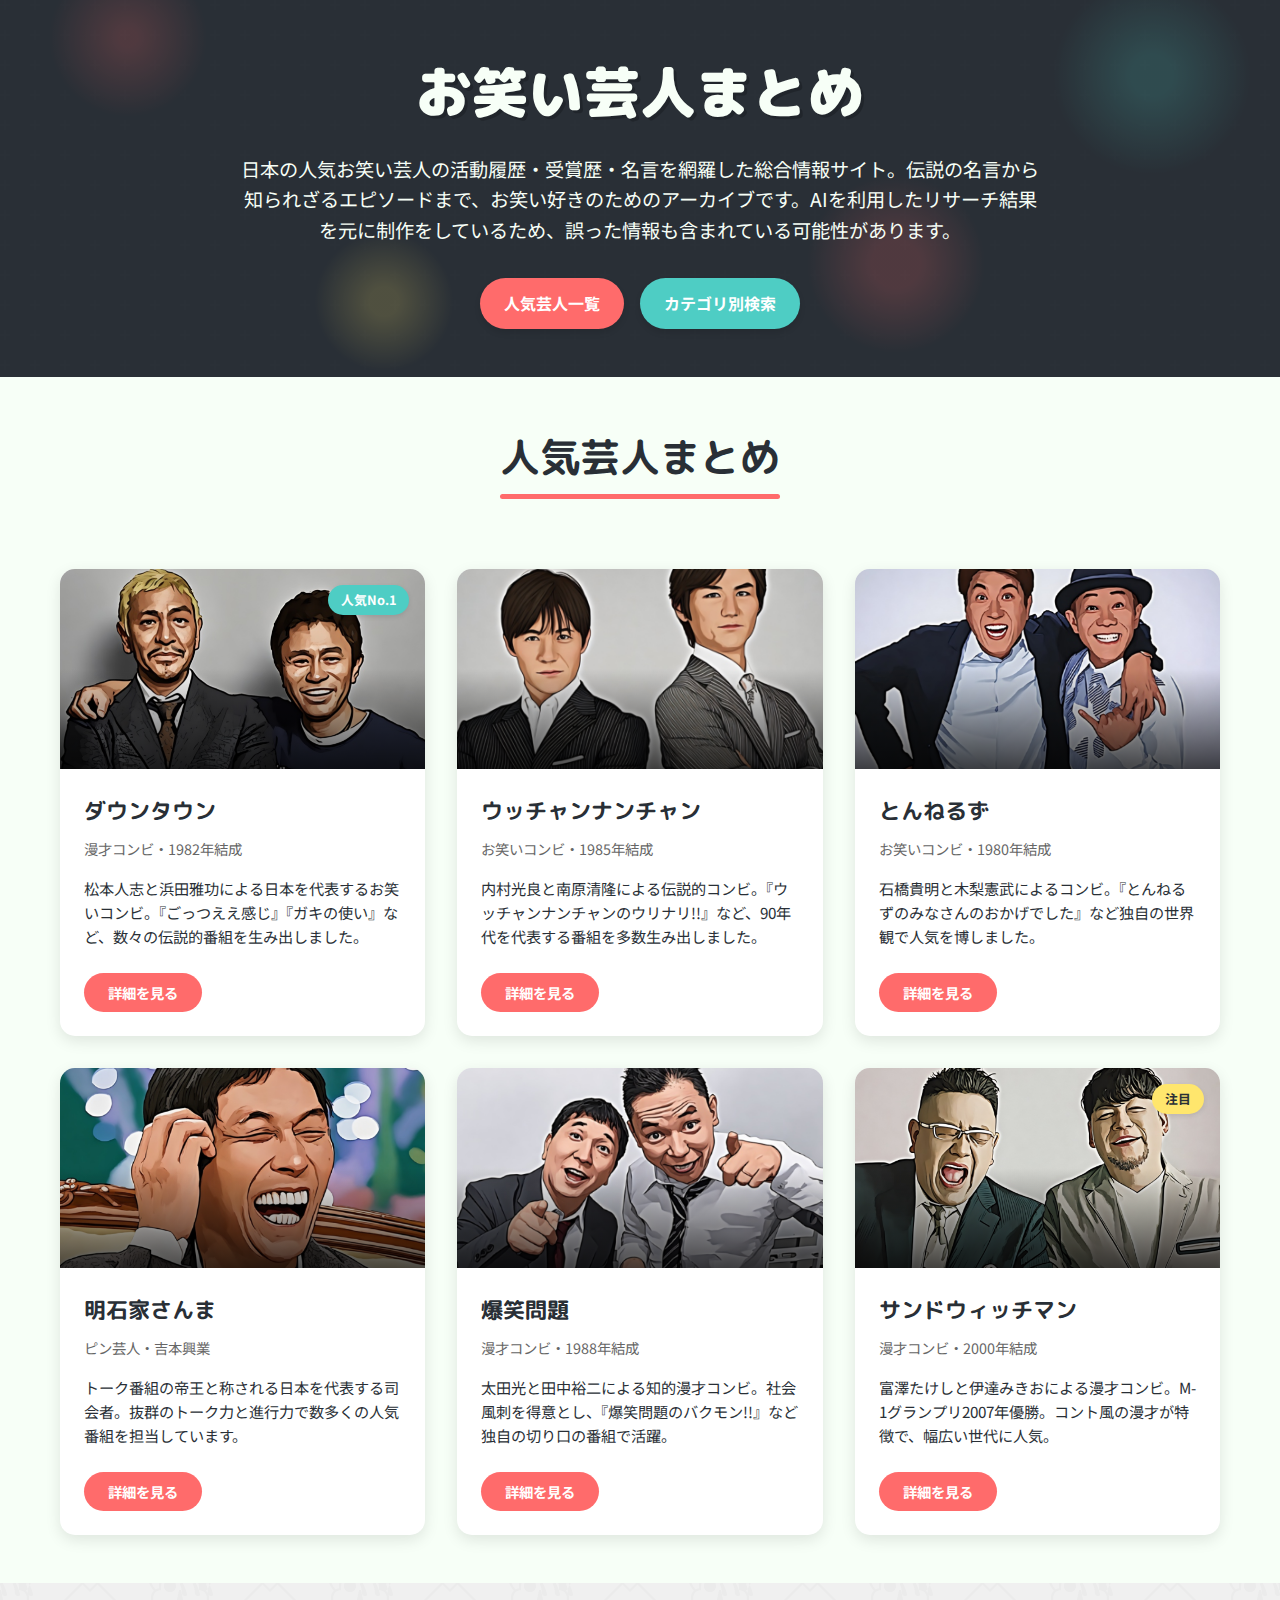
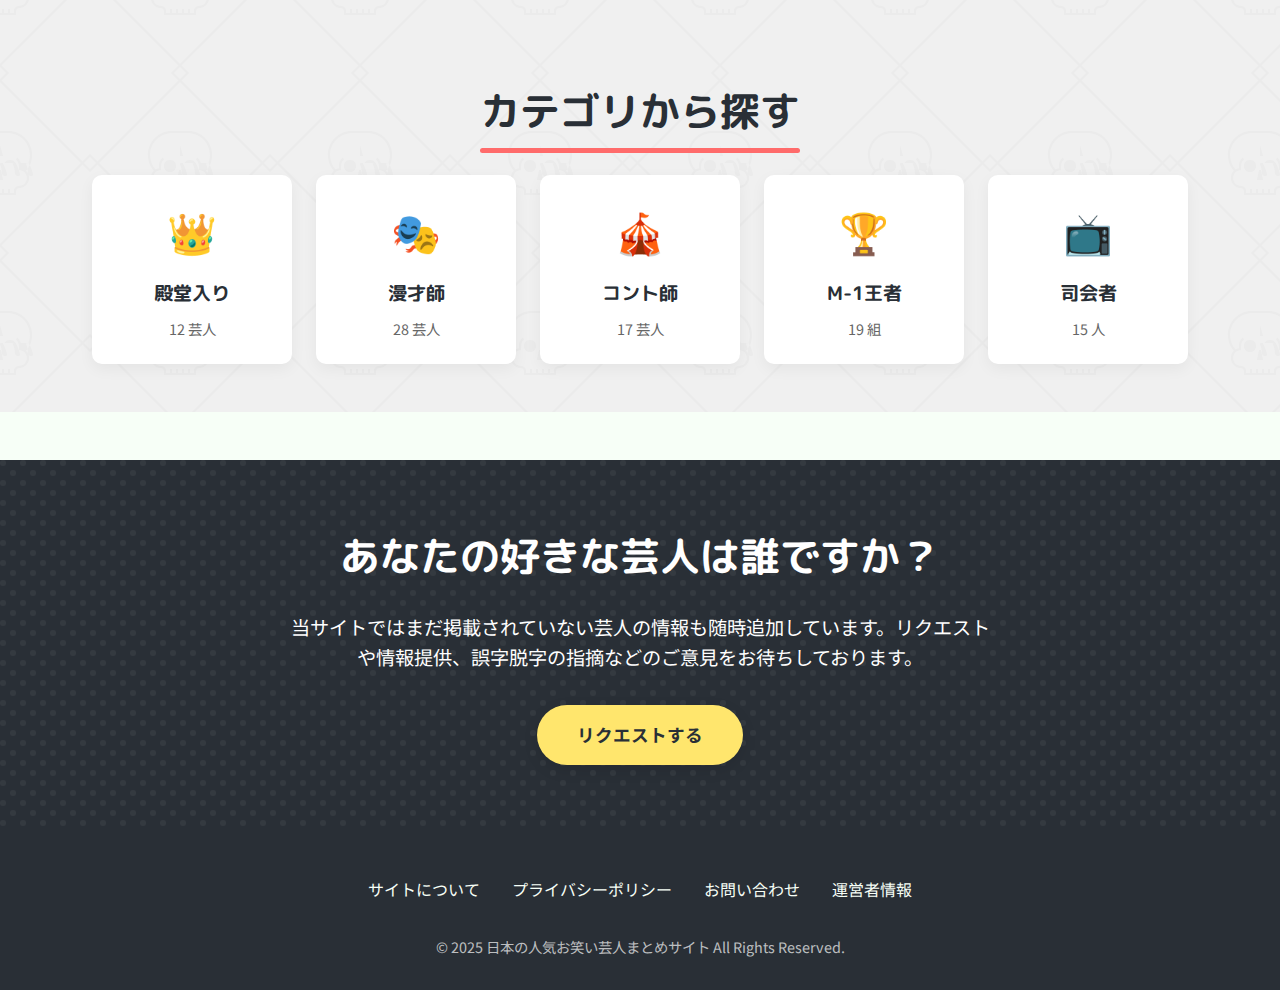
<file: index.html>
<!DOCTYPE html>
<html lang="ja">
<head>
    <meta charset="UTF-8">
    <meta name="viewport" content="width=device-width, initial-scale=1.0">
    <title>日本の人気お笑い芸人 - 活動履歴・受賞履歴・名言まとめサイト</title>
    <link rel="stylesheet" href="css/style.css">
</head>
<body>
    <header>
        <div class="header-bg"></div>
        <div class="header-pattern"></div>
        <div class="header-content container">
            <h1>お笑い芸人まとめ</h1>
            <p class="site-description">日本の人気お笑い芸人の活動履歴・受賞歴・名言を網羅した総合情報サイト。伝説の名言から知られざるエピソードまで、お笑い好きのためのアーカイブです。AIを利用したリサーチ結果を元に制作をしているため、誤った情報も含まれている可能性があります。</p>
            <div class="header-buttons">
                <a href="#popular" class="header-button">人気芸人一覧</a>
                <a href="#category" class="header-button secondary">カテゴリ別検索</a>
            </div>
        </div>
    </header>
    
    <main>
        <section id="popular" class="container">
            <h2 class="section-title">人気芸人まとめ</h2>
            
            <div class="comedian-grid">
                <div class="comedian-card">
                    <div class="comedian-image">
                        <img src="images/comedian1.jpg" alt="お笑いコンビ1">
                        <div class="comedian-overlay"></div>
                    </div>
                    <span class="comedian-tag featured">人気No.1</span>
                    <div class="comedian-content">
                        <h3 class="comedian-name">ダウンタウン</h3>
                        <p class="comedian-type">漫才コンビ・1982年結成</p>
                        <p class="comedian-description">松本人志と浜田雅功による日本を代表するお笑いコンビ。『ごっつええ感じ』『ガキの使い』など、数々の伝説的番組を生み出しました。</p>
                        <a href="comedian/downtown.html" class="comedian-link">詳細を見る</a>
                    </div>
                </div>
                
                <div class="comedian-card">
                    <div class="comedian-image">
                        <img src="images/comedian2.jpg" alt="お笑いコンビ2">
                        <div class="comedian-overlay"></div>
                    </div>
                    <div class="comedian-content">
                        <h3 class="comedian-name">ウッチャンナンチャン</h3>
                        <p class="comedian-type">お笑いコンビ・1985年結成</p>
                        <p class="comedian-description">内村光良と南原清隆による伝説的コンビ。『ウッチャンナンチャンのウリナリ!!』など、90年代を代表する番組を多数生み出しました。</p>
                        <a href="comedian/ucchannanchan.html" class="comedian-link">詳細を見る</a>
                    </div>
                </div>
                
                <div class="comedian-card">
                    <div class="comedian-image">
                        <img src="images/comedian3.jpg" alt="お笑い芸人3">
                        <div class="comedian-overlay"></div>
                    </div>
                    <div class="comedian-content">
                        <h3 class="comedian-name">とんねるず</h3>
                        <p class="comedian-type">お笑いコンビ・1980年結成</p>
                        <p class="comedian-description">石橋貴明と木梨憲武によるコンビ。『とんねるずのみなさんのおかげでした』など独自の世界観で人気を博しました。</p>
                        <a href="comedian/tonneruzu.html" class="comedian-link">詳細を見る</a>
                    </div>
                </div>
                
                <div class="comedian-card">
                    <div class="comedian-image">
                        <img src="images/comedian4.jpg" alt="お笑いコンビ4">
                        <div class="comedian-overlay"></div>
                    </div>
                    <div class="comedian-content">
                        <h3 class="comedian-name">明石家さんま</h3>
                        <p class="comedian-type">ピン芸人・吉本興業</p>
                        <p class="comedian-description">トーク番組の帝王と称される日本を代表する司会者。抜群のトーク力と進行力で数多くの人気番組を担当しています。</p>
                        <a href="comedian/akashiyasanma.html" class="comedian-link">詳細を見る</a>
                    </div>
                </div>
                
                <div class="comedian-card">
                    <div class="comedian-image">
                        <img src="images/comedian5.jpg" alt="お笑いコンビ5">
                        <div class="comedian-overlay"></div>
                    </div>
                    <div class="comedian-content">
                        <h3 class="comedian-name">爆笑問題</h3>
                        <p class="comedian-type">漫才コンビ・1988年結成</p>
                        <p class="comedian-description">太田光と田中裕二による知的漫才コンビ。社会風刺を得意とし、『爆笑問題のバクモン!!』など独自の切り口の番組で活躍。</p>
                        <a href="comedian/bakushomondai.html" class="comedian-link">詳細を見る</a>
                    </div>
                </div>
                
                <div class="comedian-card">
                    <div class="comedian-image">
                        <img src="images/comedian6.jpg" alt="お笑いコンビ6">
                        <div class="comedian-overlay"></div>
                    </div>
                    <span class="comedian-tag">注目</span>
                    <div class="comedian-content">
                        <h3 class="comedian-name">サンドウィッチマン</h3>
                        <p class="comedian-type">漫才コンビ・2000年結成</p>
                        <p class="comedian-description">富澤たけしと伊達みきおによる漫才コンビ。M-1グランプリ2007年優勝。コント風の漫才が特徴で、幅広い世代に人気。</p>
                        <a href="comedian/sandwichman.html" class="comedian-link">詳細を見る</a>
                    </div>
                </div>
            </div>
        </section>
        
        <section id="category" class="categories">
            <div class="categories-bg"></div>
            <div class="container">
                <h2 class="section-title">カテゴリから探す</h2>
                
                <div class="category-list">
                    <div class="category-item">
                        <div class="category-icon">👑</div>
                        <h3 class="category-name">殿堂入り</h3>
                        <p class="category-count">12 芸人</p>
                    </div>
                    
                    <div class="category-item">
                        <div class="category-icon">🎭</div>
                        <h3 class="category-name">漫才師</h3>
                        <p class="category-count">28 芸人</p>
                    </div>
                    
                    <div class="category-item">
                        <div class="category-icon">🎪</div>
                        <h3 class="category-name">コント師</h3>
                        <p class="category-count">17 芸人</p>
                    </div>
                    
                    <div class="category-item">
                        <div class="category-icon">🏆</div>
                        <h3 class="category-name">M-1王者</h3>
                        <p class="category-count">19 組</p>
                    </div>
                    
                    <div class="category-item">
                        <div class="category-icon">📺</div>
                        <h3 class="category-name">司会者</h3>
                        <p class="category-count">15 人</p>
                    </div>
                </div>
            </div>
        </section>
        
        <section class="cta-section">
            <div class="cta-pattern"></div>
            <div class="cta-content container">
                <h2 class="cta-title">あなたの好きな芸人は誰ですか？</h2>
                <p class="cta-description">当サイトではまだ掲載されていない芸人の情報も随時追加しています。リクエストや情報提供、誤字脱字の指摘などのご意見をお待ちしております。</p>
                <a href="#" class="cta-button">リクエストする</a>
            </div>
        </section>
    </main>
    
    <footer>
        <div class="container">
            <div class="footer-links">
                <a href="#" class="footer-link">サイトについて</a>
                <a href="#" class="footer-link">プライバシーポリシー</a>
                <a href="#" class="footer-link">お問い合わせ</a>
                <a href="#" class="footer-link">運営者情報</a>
            </div>
            <p class="copyright">© 2025 日本の人気お笑い芸人まとめサイト All Rights Reserved.</p>
        </div>
    </footer>

    <script src="js/main.js"></script>
</body>
</html>
</file>
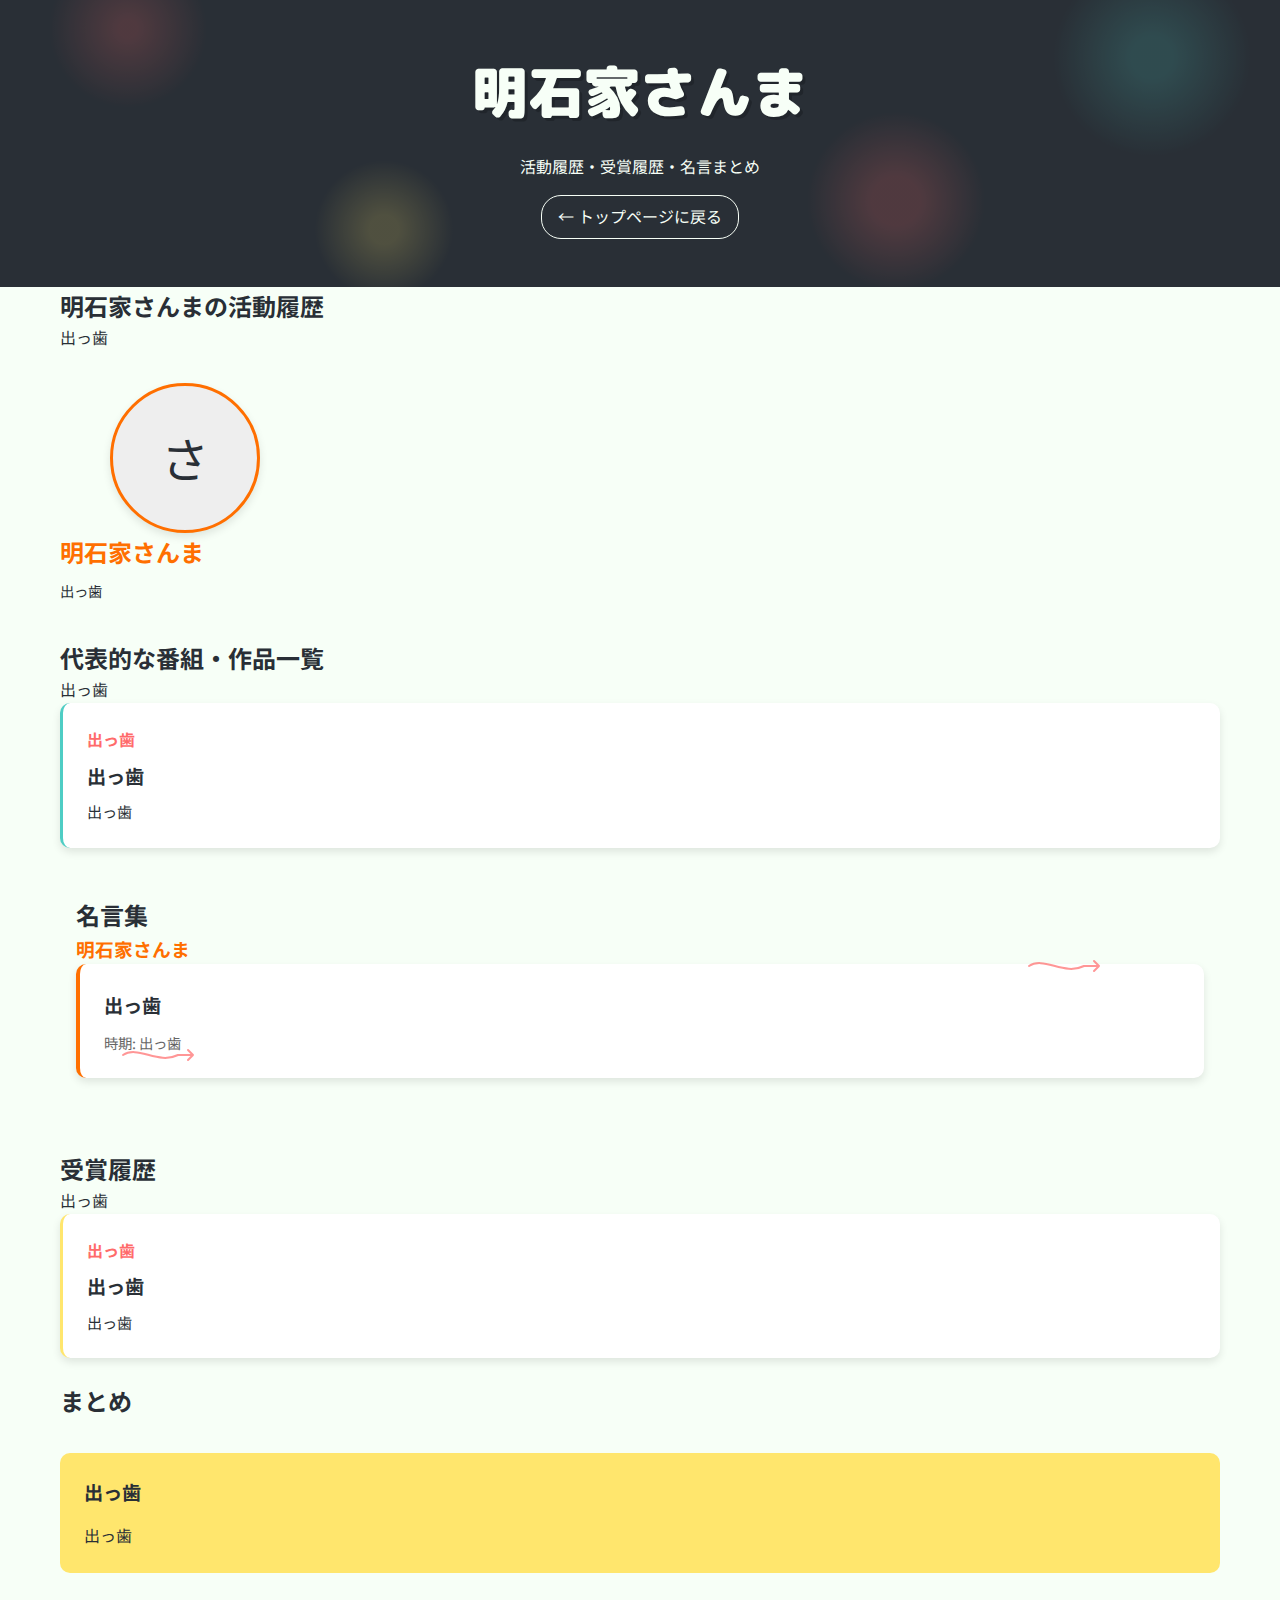
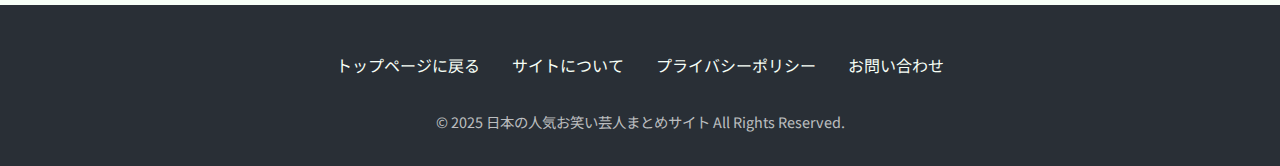
<file: comedian/akashiyasanma.html>
<!DOCTYPE html>
<html lang="ja">
<head>
    <meta charset="UTF-8">
    <meta name="viewport" content="width=device-width, initial-scale=1.0">
    <title>明石家さんま 活動履歴・受賞履歴・名言まとめ</title>
    <link rel="stylesheet" href="../css/style.css">
    <link rel="stylesheet" href="../css/comedian.css">
    <style>
        /* 明石家さんま特有のカラー設定 */
        :root {
            --color1: #ff6f00; /* さんま用 オレンジ系 */
        }
    </style>
</head>
<body>
    <header>
        <div class="header-bg"></div>
        <div class="header-content container">
            <h1>明石家さんま</h1>
            <p>活動履歴・受賞履歴・名言まとめ</p>
            <a href="../index.html" class="back-link">← トップページに戻る</a>
        </div>
    </header>
    
    <main class="container">
        <section id="profile">
            <h2>明石家さんまの活動履歴</h2>
            <p>出っ歯</p>
            
            <div class="profile-box">
                <div class="profile-item profile-color1">
                    <div class="profile-image">さ</div>
                    <div class="profile-info">
                        <div class="profile-name">明石家さんま</div>
                        <div class="profile-detail">出っ歯</div>
                    </div>
                </div>
            </div>
        </section>
        
        <section id="shows">
            <h2>代表的な番組・作品一覧</h2>
            <p>出っ歯</p>
            
            <div class="show-list">
                <div class="show-item">
                    <div class="show-year">出っ歯</div>
                    <div class="show-title">出っ歯</div>
                    <div class="show-description">出っ歯</div>
                </div>
            </div>
        </section>
        
        <section id="quotes" class="graphical-recording">
            <h2>名言集</h2>
            
            <div class="quotes-color1">
                <h3>明石家さんま</h3>
                
                <div class="quote-card quote-color1">
                    <div class="quote-text">出っ歯</div>
                    <div class="quote-info">時期: 出っ歯</div>
                </div>
            </div>
            
            <div class="doodle-arrow" style="top: 30%; right: 10%;"></div>
            <div class="doodle-arrow" style="bottom: 20%; left: 5%;"></div>
        </section>
        
        <section id="awards">
            <h2>受賞履歴</h2>
            <p>出っ歯</p>
            
            <div class="award-list">
                <div class="award-item">
                    <div class="award-year">出っ歯</div>
                    <div class="award-title">出っ歯</div>
                    <div class="award-description">出っ歯</div>
                </div>
            </div>
        </section>
        
        <section id="summary">
            <h2>まとめ</h2>
            
            <div class="highlight-box">
                <div class="highlight-title">出っ歯</div>
                <p>出っ歯</p>
            </div>
        </section>
    </main>
    
    <footer>
        <div class="container">
            <div class="footer-links">
                <a href="../index.html" class="footer-link">トップページに戻る</a>
                <a href="#" class="footer-link">サイトについて</a>
                <a href="#" class="footer-link">プライバシーポリシー</a>
                <a href="#" class="footer-link">お問い合わせ</a>
            </div>
            <p class="copyright">© 2025 日本の人気お笑い芸人まとめサイト All Rights Reserved.</p>
        </div>
    </footer>

    <script src="../js/main.js"></script>
</body>
</html>
</file>
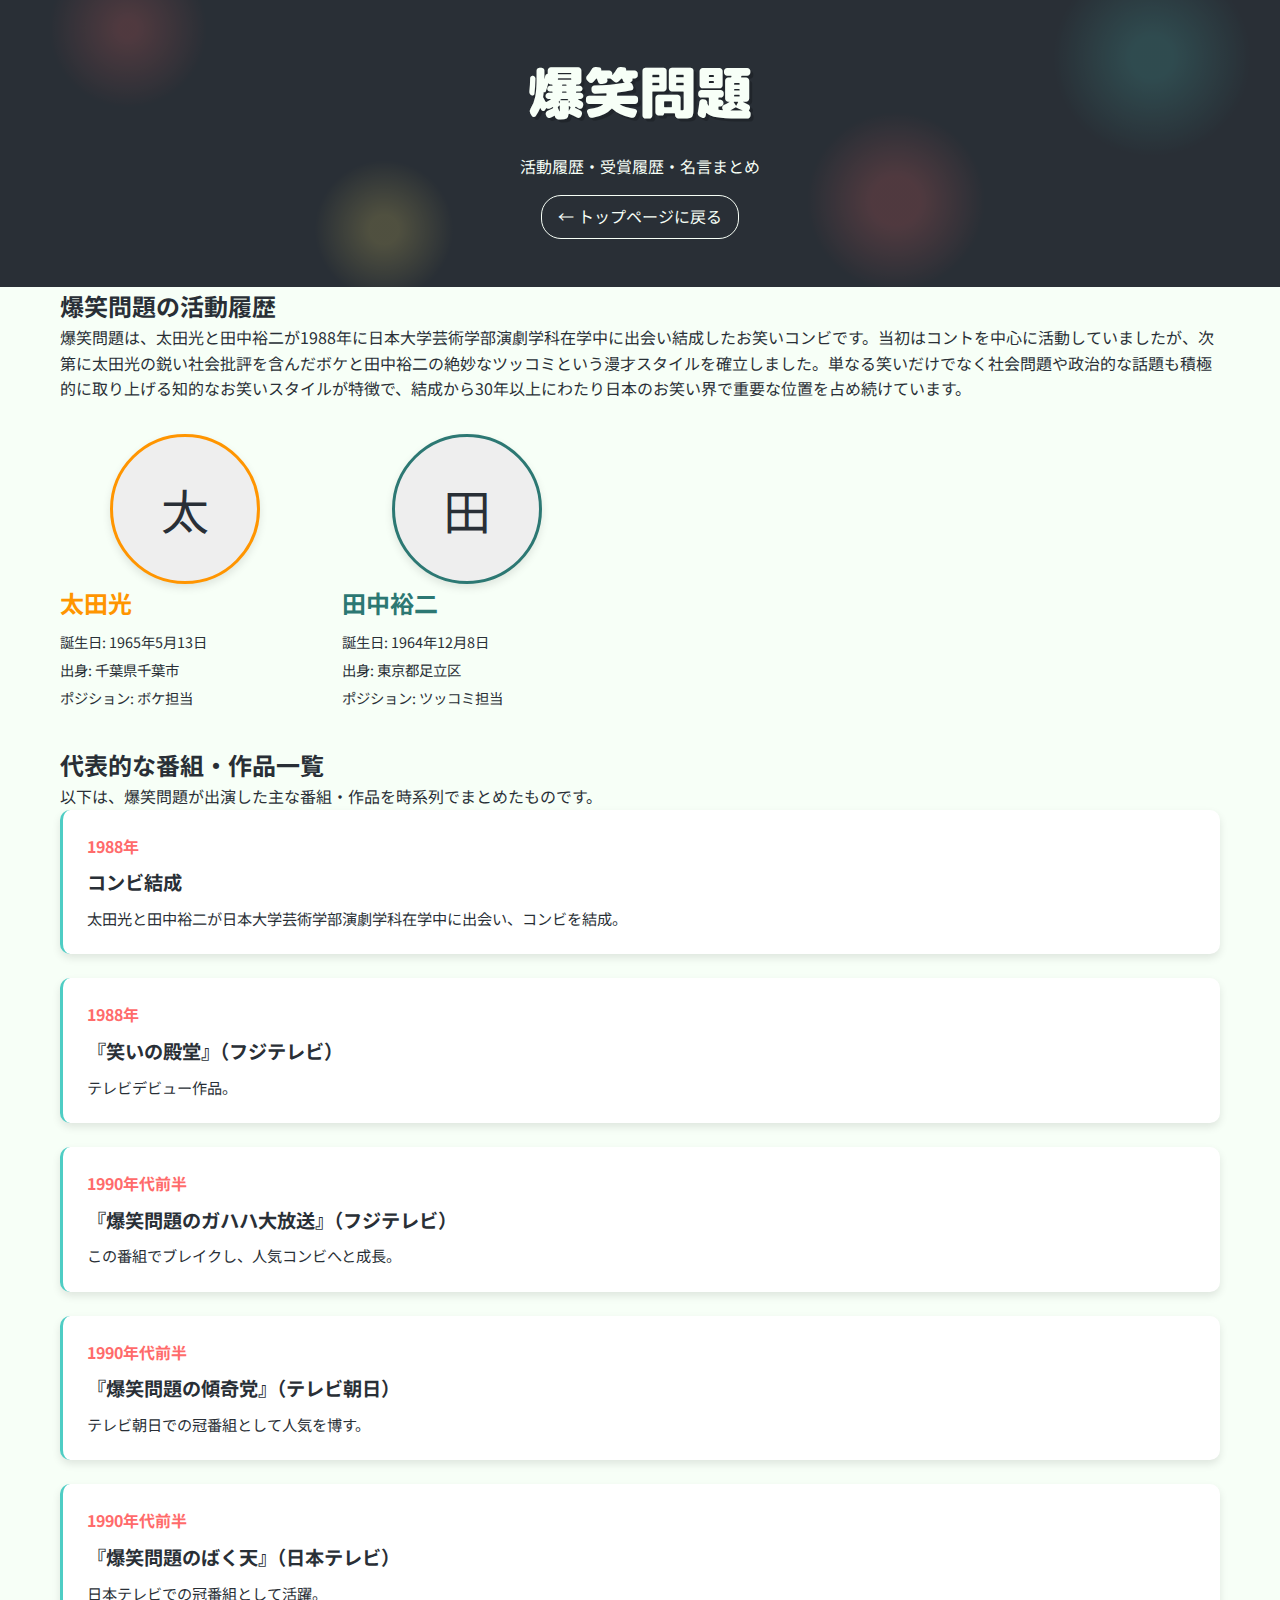
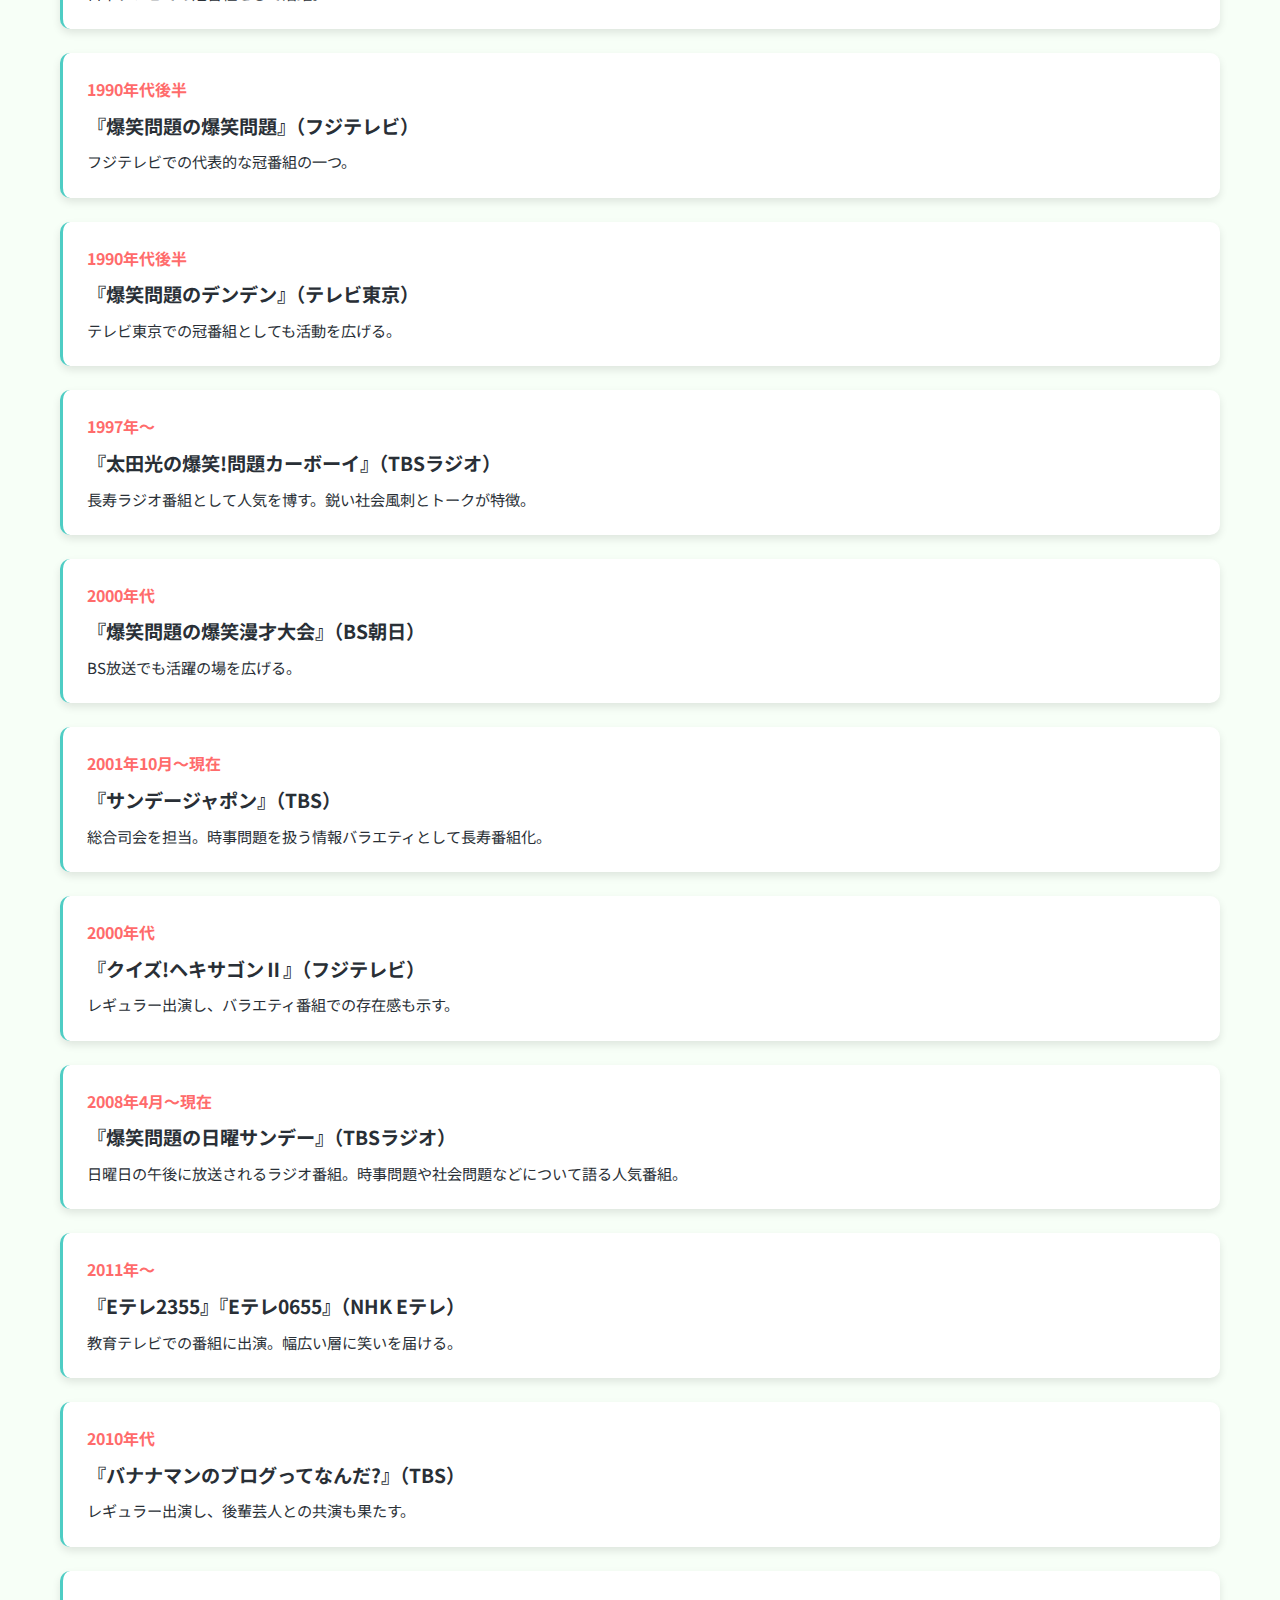
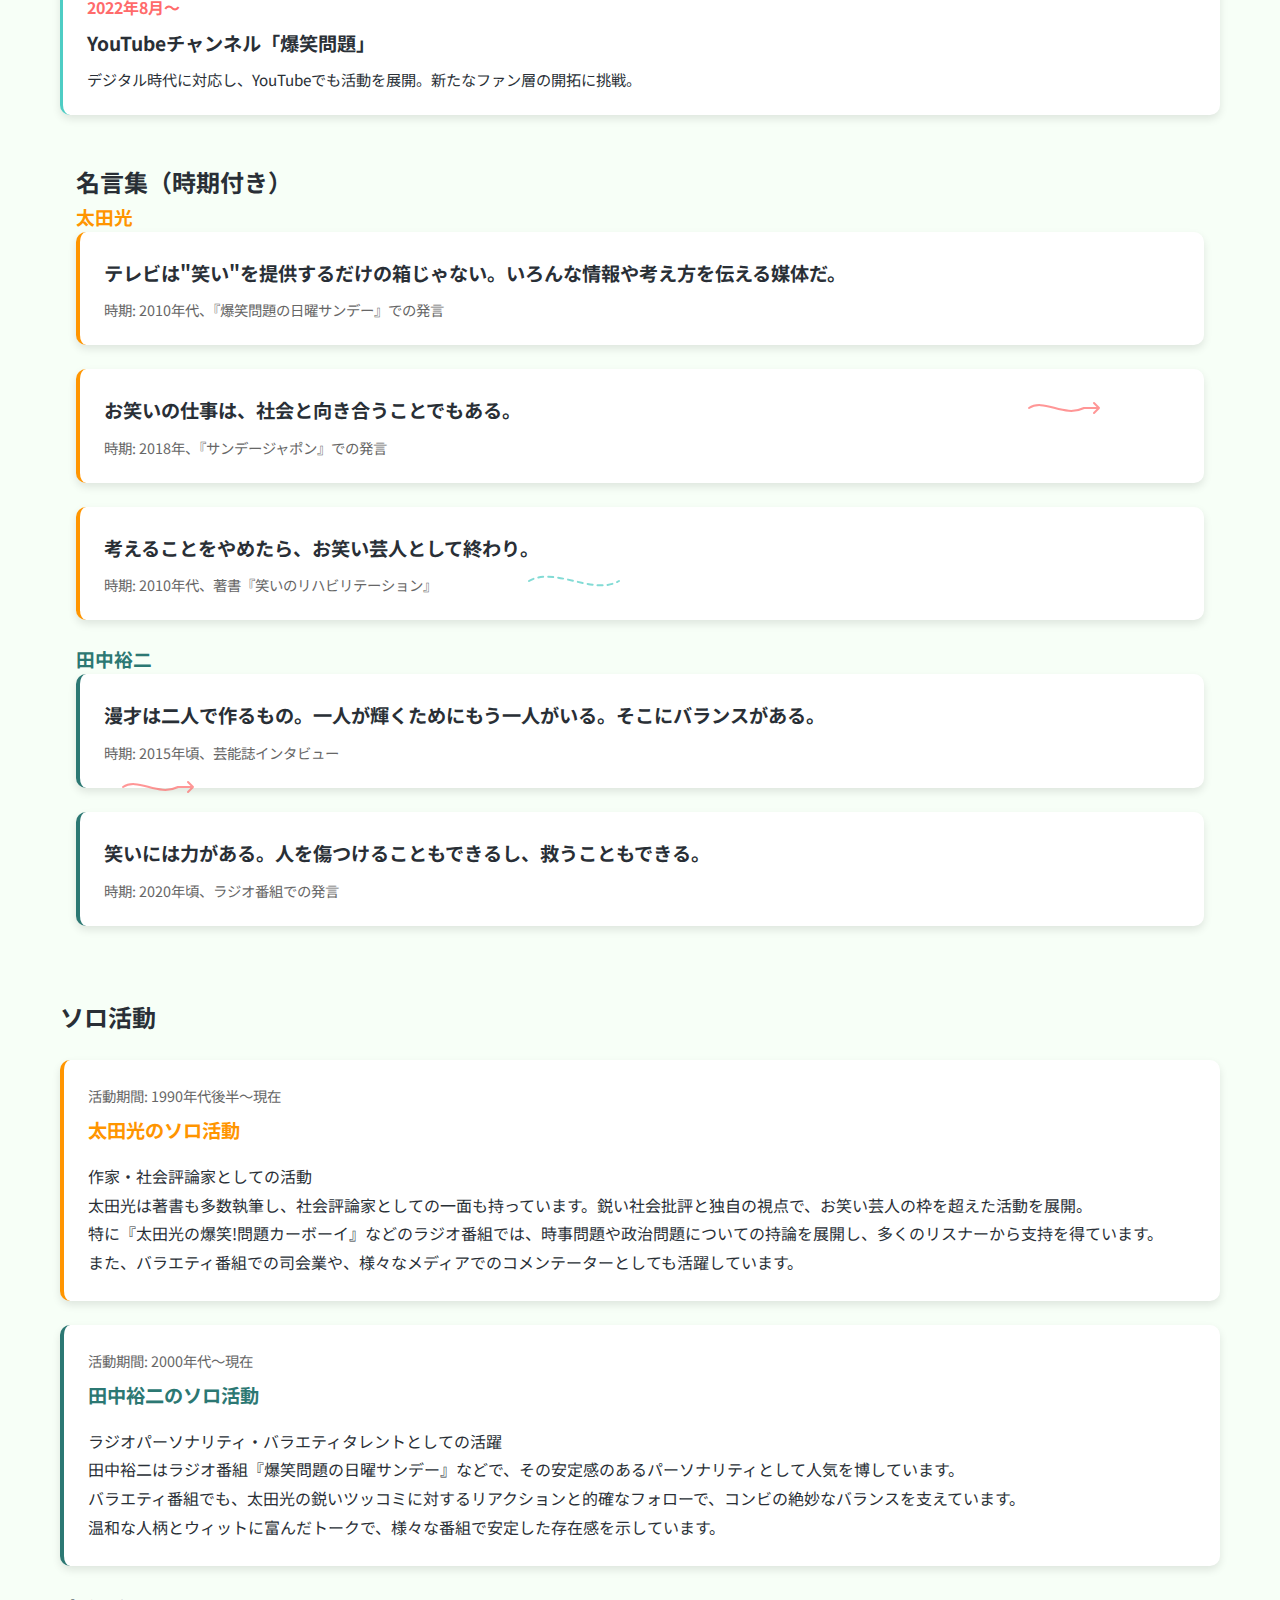
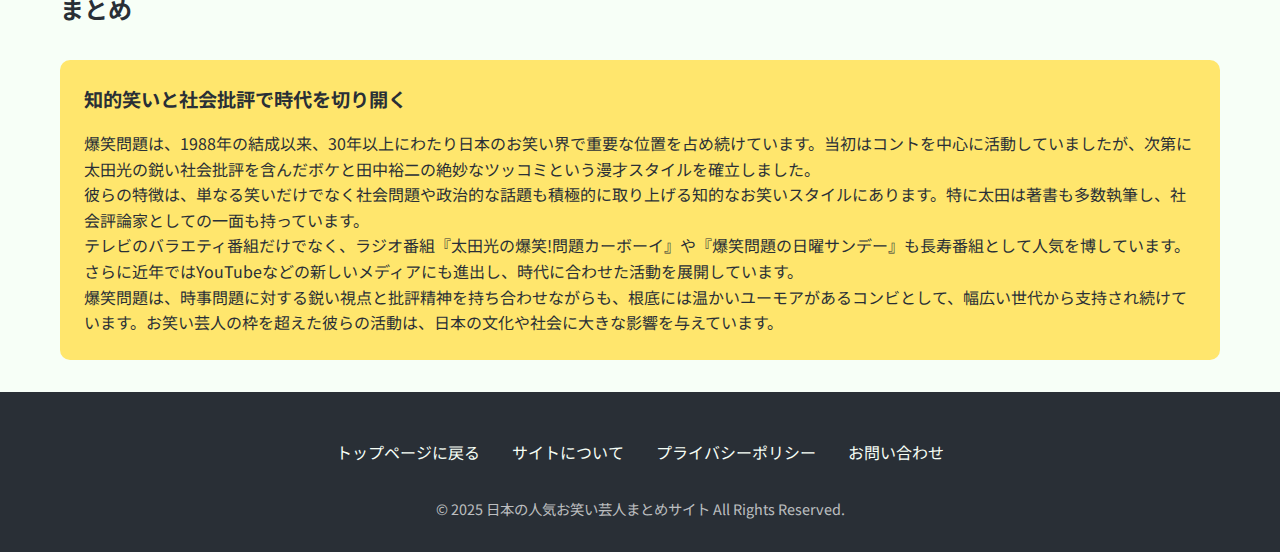
<file: comedian/bakushomondai.html>
<!DOCTYPE html>
<html lang="ja">
<head>
    <meta charset="UTF-8">
    <meta name="viewport" content="width=device-width, initial-scale=1.0">
    <title>爆笑問題 活動履歴・受賞履歴・名言まとめ</title>
    <link rel="stylesheet" href="../css/style.css">
    <link rel="stylesheet" href="../css/comedian.css">
    <style>
        /* 爆笑問題特有のカラー設定 */
        :root {
            --color1: #ff9500; /* 太田光用 オレンジ系 */
            --color2: #2c7873; /* 田中裕二用 緑系 */
        }
    </style>
</head>
<body>
    <header>
        <div class="header-bg"></div>
        <div class="header-content container">
            <h1>爆笑問題</h1>
            <p>活動履歴・受賞履歴・名言まとめ</p>
            <a href="../index.html" class="back-link">← トップページに戻る</a>
        </div>
    </header>
    
    <main class="container">
        <section id="profile">
            <h2>爆笑問題の活動履歴</h2>
            <p>爆笑問題は、太田光と田中裕二が1988年に日本大学芸術学部演劇学科在学中に出会い結成したお笑いコンビです。当初はコントを中心に活動していましたが、次第に太田光の鋭い社会批評を含んだボケと田中裕二の絶妙なツッコミという漫才スタイルを確立しました。単なる笑いだけでなく社会問題や政治的な話題も積極的に取り上げる知的なお笑いスタイルが特徴で、結成から30年以上にわたり日本のお笑い界で重要な位置を占め続けています。</p>
            
            <div class="profile-box">
                <div class="profile-item profile-color1">
                    <div class="profile-image">太</div>
                    <div class="profile-info">
                        <div class="profile-name">太田光</div>
                        <div class="profile-detail">誕生日: 1965年5月13日</div>
                        <div class="profile-detail">出身: 千葉県千葉市</div>
                        <div class="profile-detail">ポジション: ボケ担当</div>
                    </div>
                </div>
                
                <div class="profile-item profile-color2">
                    <div class="profile-image">田</div>
                    <div class="profile-info">
                        <div class="profile-name">田中裕二</div>
                        <div class="profile-detail">誕生日: 1964年12月8日</div>
                        <div class="profile-detail">出身: 東京都足立区</div>
                        <div class="profile-detail">ポジション: ツッコミ担当</div>
                    </div>
                </div>
            </div>
        </section>
        
        <section id="shows">
            <h2>代表的な番組・作品一覧</h2>
            <p>以下は、爆笑問題が出演した主な番組・作品を時系列でまとめたものです。</p>
            
            <div class="show-list">
                <div class="show-item">
                    <div class="show-year">1988年</div>
                    <div class="show-title">コンビ結成</div>
                    <div class="show-description">太田光と田中裕二が日本大学芸術学部演劇学科在学中に出会い、コンビを結成。</div>
                </div>
                
                <div class="show-item">
                    <div class="show-year">1988年</div>
                    <div class="show-title">『笑いの殿堂』（フジテレビ）</div>
                    <div class="show-description">テレビデビュー作品。</div>
                </div>
                
                <div class="show-item">
                    <div class="show-year">1990年代前半</div>
                    <div class="show-title">『爆笑問題のガハハ大放送』（フジテレビ）</div>
                    <div class="show-description">この番組でブレイクし、人気コンビへと成長。</div>
                </div>
                
                <div class="show-item">
                    <div class="show-year">1990年代前半</div>
                    <div class="show-title">『爆笑問題の傾奇党』（テレビ朝日）</div>
                    <div class="show-description">テレビ朝日での冠番組として人気を博す。</div>
                </div>
                
                <div class="show-item">
                    <div class="show-year">1990年代前半</div>
                    <div class="show-title">『爆笑問題のばく天』（日本テレビ）</div>
                    <div class="show-description">日本テレビでの冠番組として活躍。</div>
                </div>
                
                <div class="show-item">
                    <div class="show-year">1990年代後半</div>
                    <div class="show-title">『爆笑問題の爆笑問題』（フジテレビ）</div>
                    <div class="show-description">フジテレビでの代表的な冠番組の一つ。</div>
                </div>
                
                <div class="show-item">
                    <div class="show-year">1990年代後半</div>
                    <div class="show-title">『爆笑問題のデンデン』（テレビ東京）</div>
                    <div class="show-description">テレビ東京での冠番組としても活動を広げる。</div>
                </div>
                
                <div class="show-item">
                    <div class="show-year">1997年～</div>
                    <div class="show-title">『太田光の爆笑!問題カーボーイ』（TBSラジオ）</div>
                    <div class="show-description">長寿ラジオ番組として人気を博す。鋭い社会風刺とトークが特徴。</div>
                </div>
                
                <div class="show-item">
                    <div class="show-year">2000年代</div>
                    <div class="show-title">『爆笑問題の爆笑漫才大会』（BS朝日）</div>
                    <div class="show-description">BS放送でも活躍の場を広げる。</div>
                </div>
                
                <div class="show-item">
                    <div class="show-year">2001年10月～現在</div>
                    <div class="show-title">『サンデージャポン』（TBS）</div>
                    <div class="show-description">総合司会を担当。時事問題を扱う情報バラエティとして長寿番組化。</div>
                </div>
                
                <div class="show-item">
                    <div class="show-year">2000年代</div>
                    <div class="show-title">『クイズ!ヘキサゴンⅡ』（フジテレビ）</div>
                    <div class="show-description">レギュラー出演し、バラエティ番組での存在感も示す。</div>
                </div>
                
                <div class="show-item">
                    <div class="show-year">2008年4月～現在</div>
                    <div class="show-title">『爆笑問題の日曜サンデー』（TBSラジオ）</div>
                    <div class="show-description">日曜日の午後に放送されるラジオ番組。時事問題や社会問題などについて語る人気番組。</div>
                </div>
                
                <div class="show-item">
                    <div class="show-year">2011年～</div>
                    <div class="show-title">『Eテレ2355』『Eテレ0655』（NHK Eテレ）</div>
                    <div class="show-description">教育テレビでの番組に出演。幅広い層に笑いを届ける。</div>
                </div>
                
                <div class="show-item">
                    <div class="show-year">2010年代</div>
                    <div class="show-title">『バナナマンのブログってなんだ?』（TBS）</div>
                    <div class="show-description">レギュラー出演し、後輩芸人との共演も果たす。</div>
                </div>
                
                <div class="show-item">
                    <div class="show-year">2022年8月～</div>
                    <div class="show-title">YouTubeチャンネル「爆笑問題」</div>
                    <div class="show-description">デジタル時代に対応し、YouTubeでも活動を展開。新たなファン層の開拓に挑戦。</div>
                </div>
            </div>
        </section>
        
        <section id="quotes" class="graphical-recording">
            <h2>名言集（時期付き）</h2>
            
            <div class="quotes-color1">
                <h3>太田光</h3>
                
                <div class="quote-card quote-color1">
                    <div class="quote-text">テレビは"笑い"を提供するだけの箱じゃない。いろんな情報や考え方を伝える媒体だ。</div>
                    <div class="quote-info">時期: 2010年代、『爆笑問題の日曜サンデー』での発言</div>
                </div>
                
                <div class="quote-card quote-color1">
                    <div class="quote-text">お笑いの仕事は、社会と向き合うことでもある。</div>
                    <div class="quote-info">時期: 2018年、『サンデージャポン』での発言</div>
                </div>
                
                <div class="quote-card quote-color1">
                    <div class="quote-text">考えることをやめたら、お笑い芸人として終わり。</div>
                    <div class="quote-info">時期: 2010年代、著書『笑いのリハビリテーション』</div>
                </div>
            </div>
            
            <div class="connect-line" style="top: 50%; left: 40%;"></div>
            
            <div class="quotes-color2">
                <h3>田中裕二</h3>
                
                <div class="quote-card quote-color2">
                    <div class="quote-text">漫才は二人で作るもの。一人が輝くためにもう一人がいる。そこにバランスがある。</div>
                    <div class="quote-info">時期: 2015年頃、芸能誌インタビュー</div>
                </div>
                
                <div class="quote-card quote-color2">
                    <div class="quote-text">笑いには力がある。人を傷つけることもできるし、救うこともできる。</div>
                    <div class="quote-info">時期: 2020年頃、ラジオ番組での発言</div>
                </div>
            </div>
            
            <div class="doodle-arrow" style="top: 30%; right: 10%;"></div>
            <div class="doodle-arrow" style="bottom: 20%; left: 5%;"></div>
        </section>
        
        <section id="solo-activities">
            <h2>ソロ活動</h2>
            
            <div class="event-box event-color1">
                <div class="event-date">活動期間: 1990年代後半～現在</div>
                <div class="event-title">太田光のソロ活動</div>
                <div class="event-detail">
                    <p><span class="marker-highlight highlight-color1">作家・社会評論家としての活動</span></p>
                    <p>太田光は著書も多数執筆し、社会評論家としての一面も持っています。鋭い社会批評と独自の視点で、お笑い芸人の枠を超えた活動を展開。</p>
                    <p>特に『太田光の爆笑!問題カーボーイ』などのラジオ番組では、時事問題や政治問題についての持論を展開し、多くのリスナーから支持を得ています。</p>
                    <p>また、バラエティ番組での司会業や、様々なメディアでのコメンテーターとしても活躍しています。</p>
                </div>
            </div>
            
            <div class="event-box event-color2">
                <div class="event-date">活動期間: 2000年代～現在</div>
                <div class="event-title">田中裕二のソロ活動</div>
                <div class="event-detail">
                    <p><span class="marker-highlight highlight-color2">ラジオパーソナリティ・バラエティタレントとしての活躍</span></p>
                    <p>田中裕二はラジオ番組『爆笑問題の日曜サンデー』などで、その安定感のあるパーソナリティとして人気を博しています。</p>
                    <p>バラエティ番組でも、太田光の鋭いツッコミに対するリアクションと的確なフォローで、コンビの絶妙なバランスを支えています。</p>
                    <p>温和な人柄とウィットに富んだトークで、様々な番組で安定した存在感を示しています。</p>
                </div>
            </div>
        </section>
        
        <section id="summary">
            <h2>まとめ</h2>
            
            <div class="highlight-box">
                <div class="highlight-title">知的笑いと社会批評で時代を切り開く</div>
                <p>爆笑問題は、1988年の結成以来、30年以上にわたり日本のお笑い界で重要な位置を占め続けています。当初はコントを中心に活動していましたが、次第に太田光の鋭い社会批評を含んだボケと田中裕二の絶妙なツッコミという漫才スタイルを確立しました。</p>
                <p>彼らの特徴は、単なる笑いだけでなく社会問題や政治的な話題も積極的に取り上げる知的なお笑いスタイルにあります。特に太田は著書も多数執筆し、社会評論家としての一面も持っています。</p>
                <p>テレビのバラエティ番組だけでなく、ラジオ番組『太田光の爆笑!問題カーボーイ』や『爆笑問題の日曜サンデー』も長寿番組として人気を博しています。さらに近年ではYouTubeなどの新しいメディアにも進出し、時代に合わせた活動を展開しています。</p>
                <p>爆笑問題は、時事問題に対する鋭い視点と批評精神を持ち合わせながらも、根底には温かいユーモアがあるコンビとして、幅広い世代から支持され続けています。お笑い芸人の枠を超えた彼らの活動は、日本の文化や社会に大きな影響を与えています。</p>
            </div>
        </section>
    </main>
    
    <footer>
        <div class="container">
            <div class="footer-links">
                <a href="../index.html" class="footer-link">トップページに戻る</a>
                <a href="#" class="footer-link">サイトについて</a>
                <a href="#" class="footer-link">プライバシーポリシー</a>
                <a href="#" class="footer-link">お問い合わせ</a>
            </div>
            <p class="copyright">© 2025 日本の人気お笑い芸人まとめサイト All Rights Reserved.</p>
        </div>
    </footer>

    <script src="../js/main.js"></script>
</body>
</html>
</file>
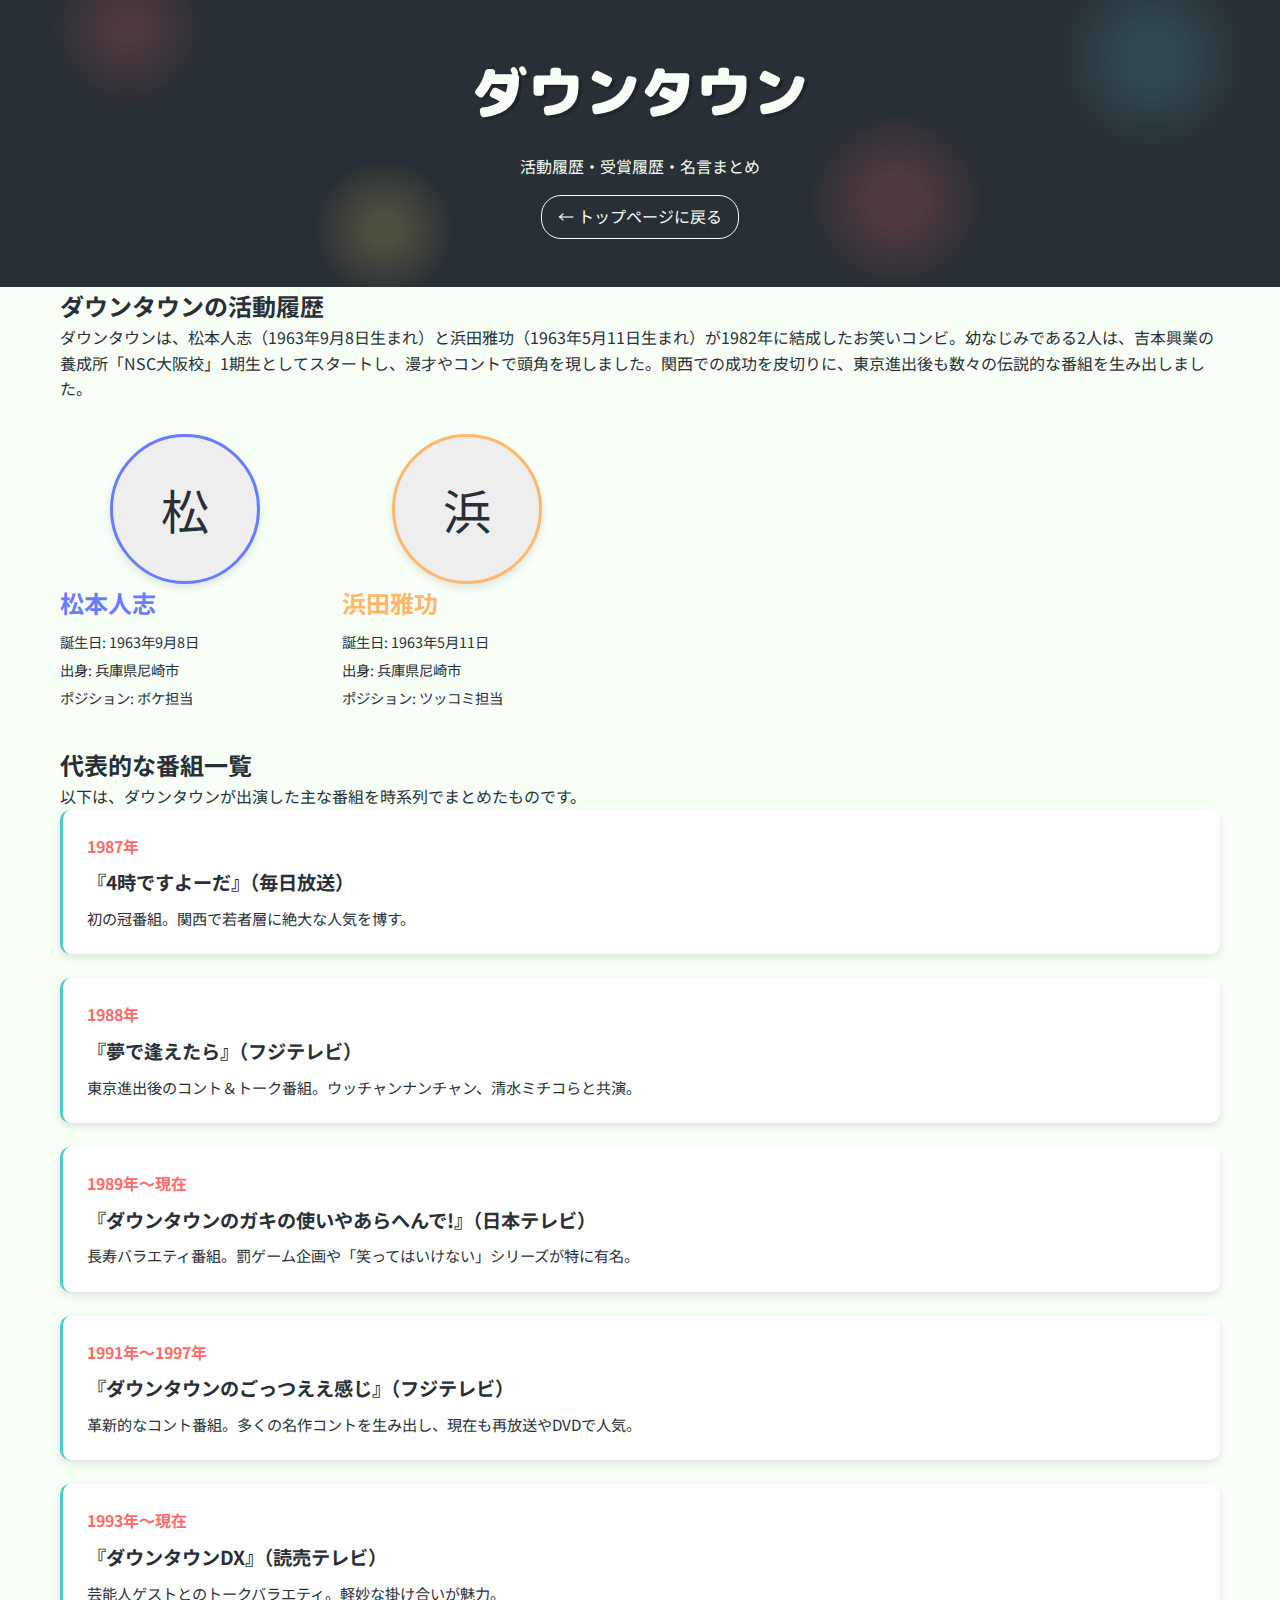
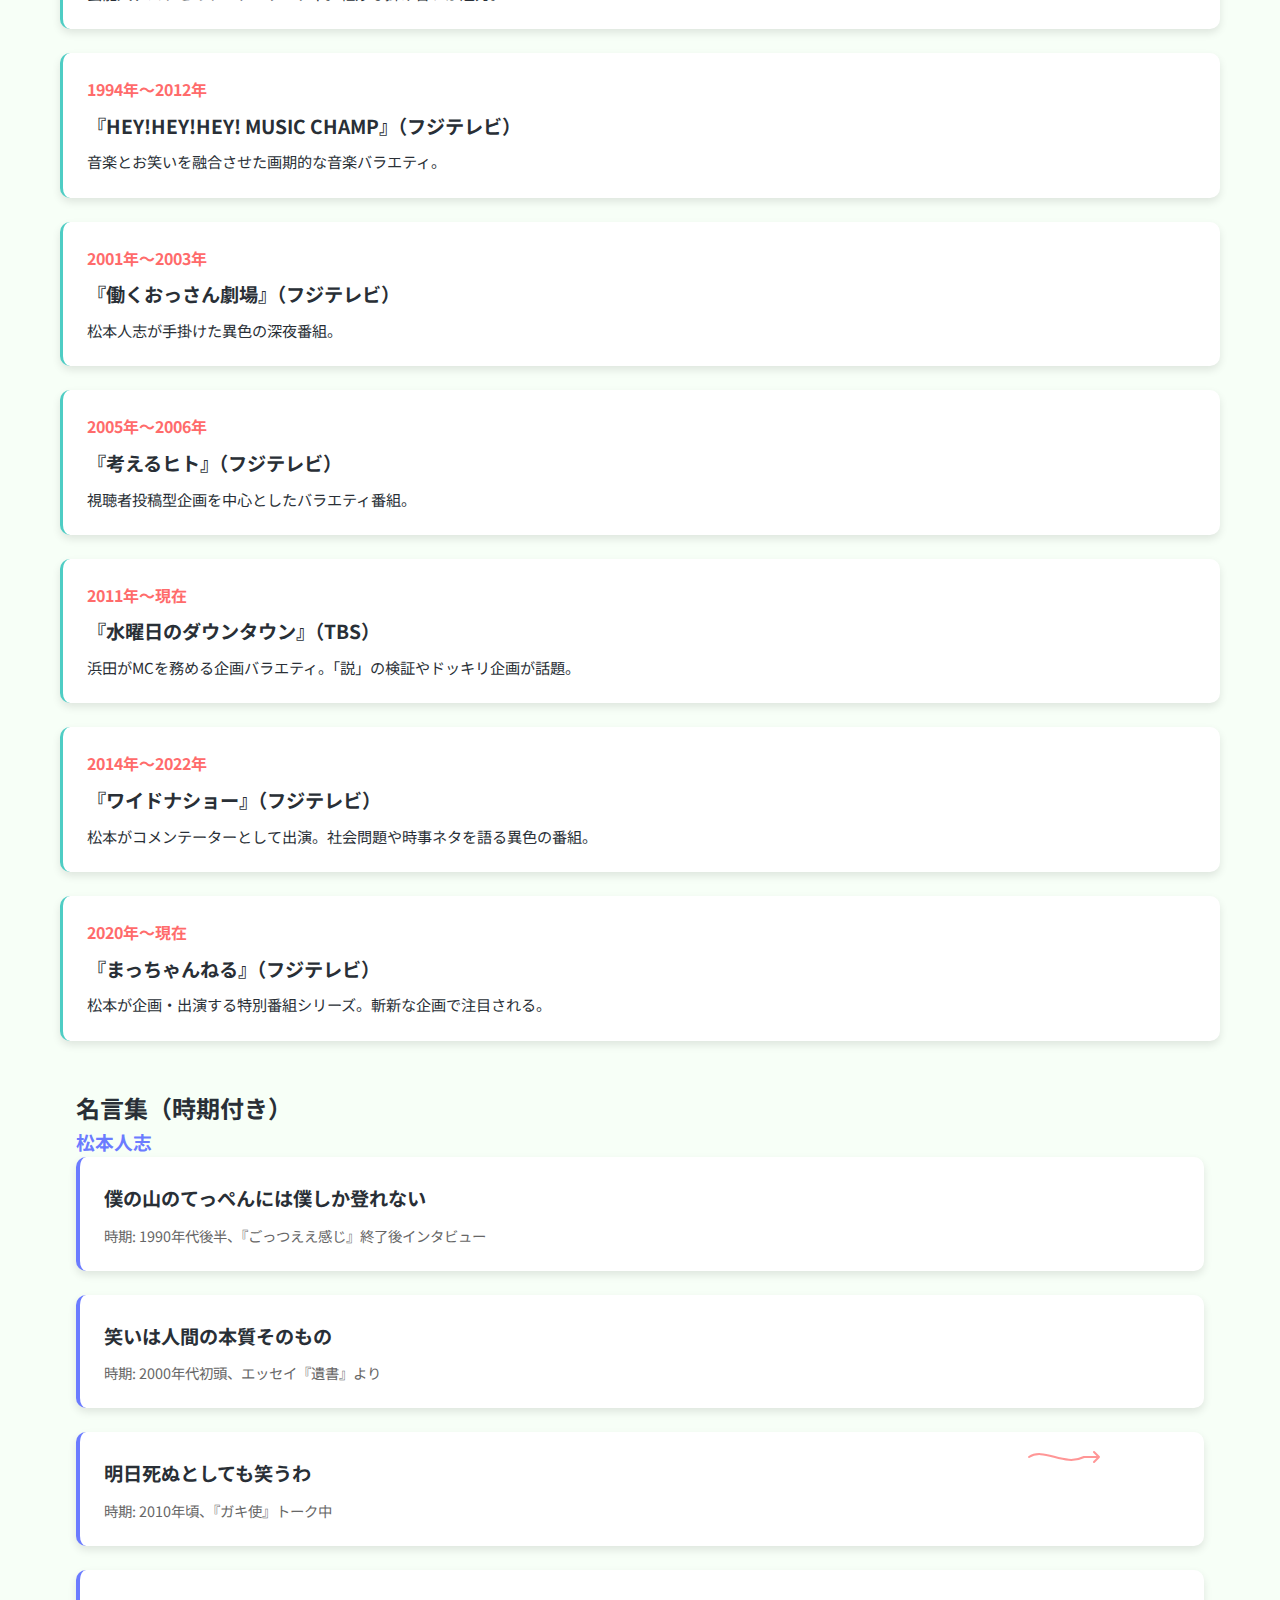
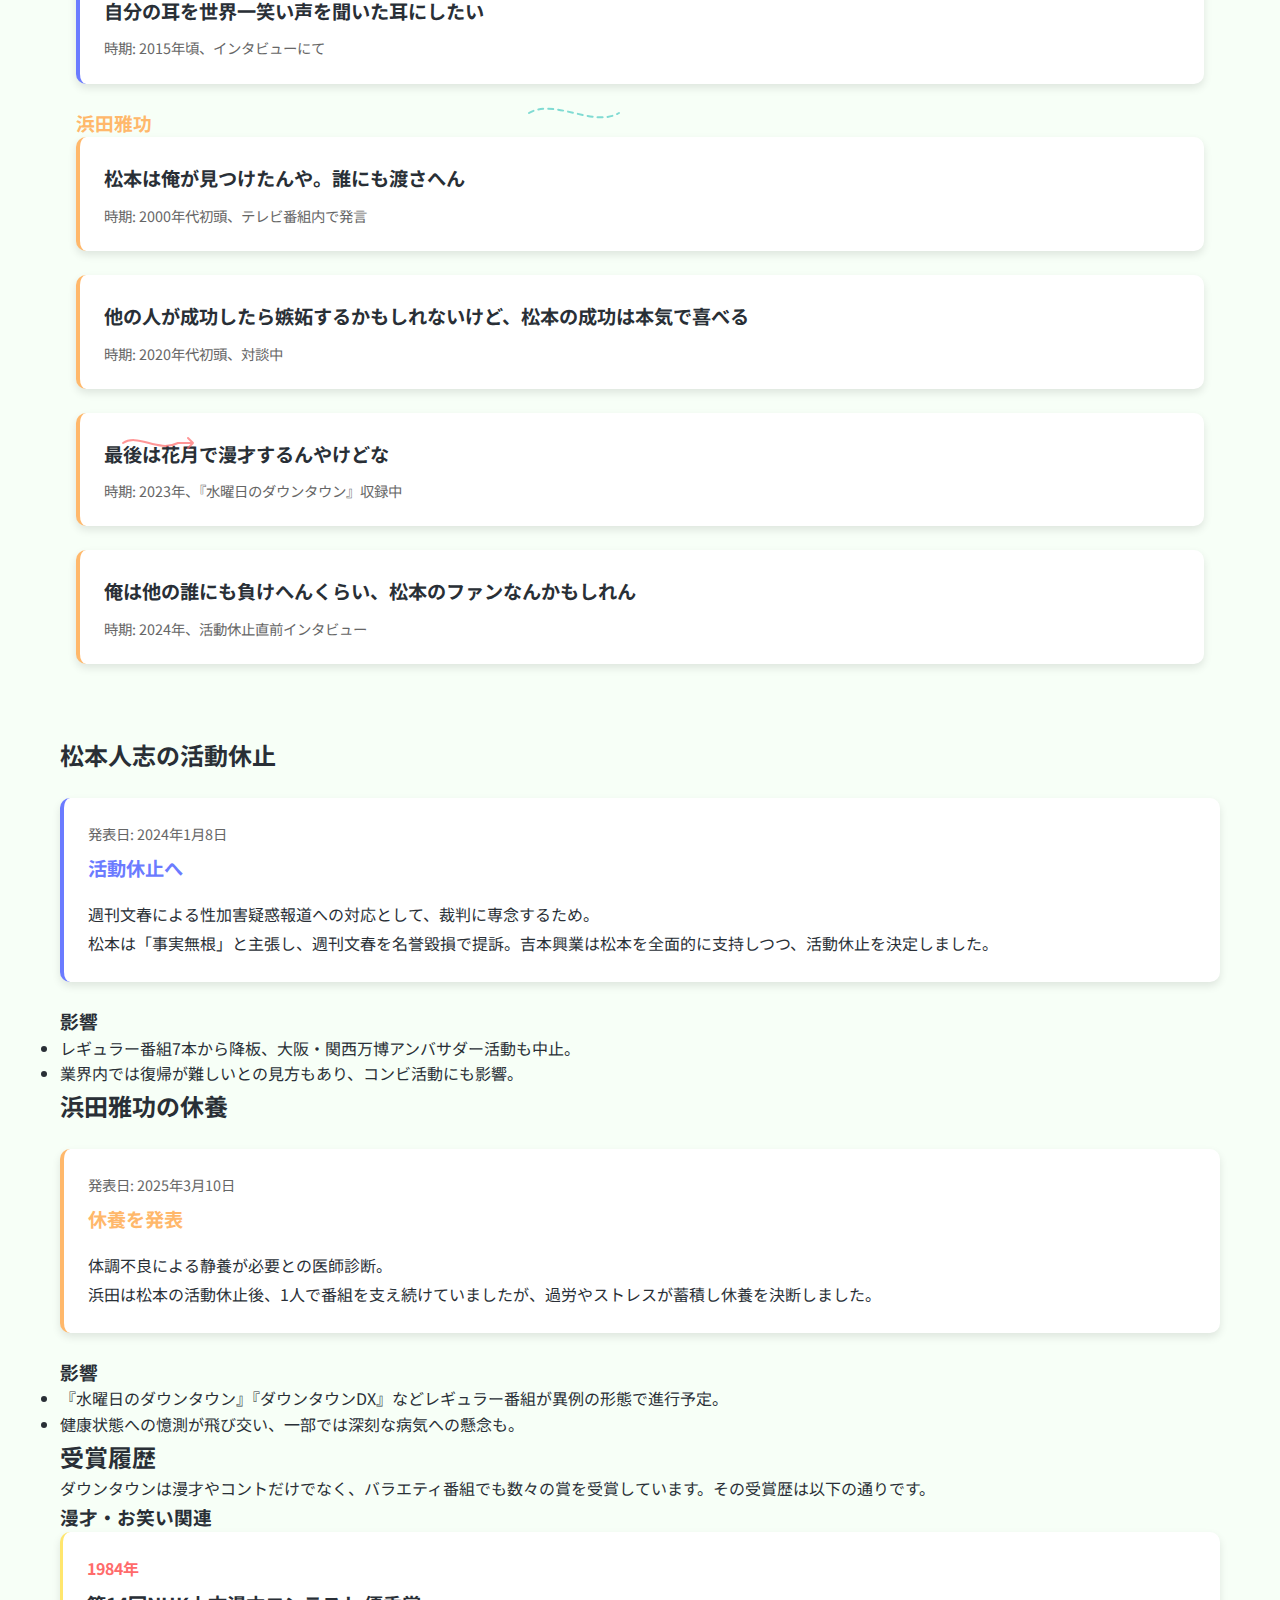
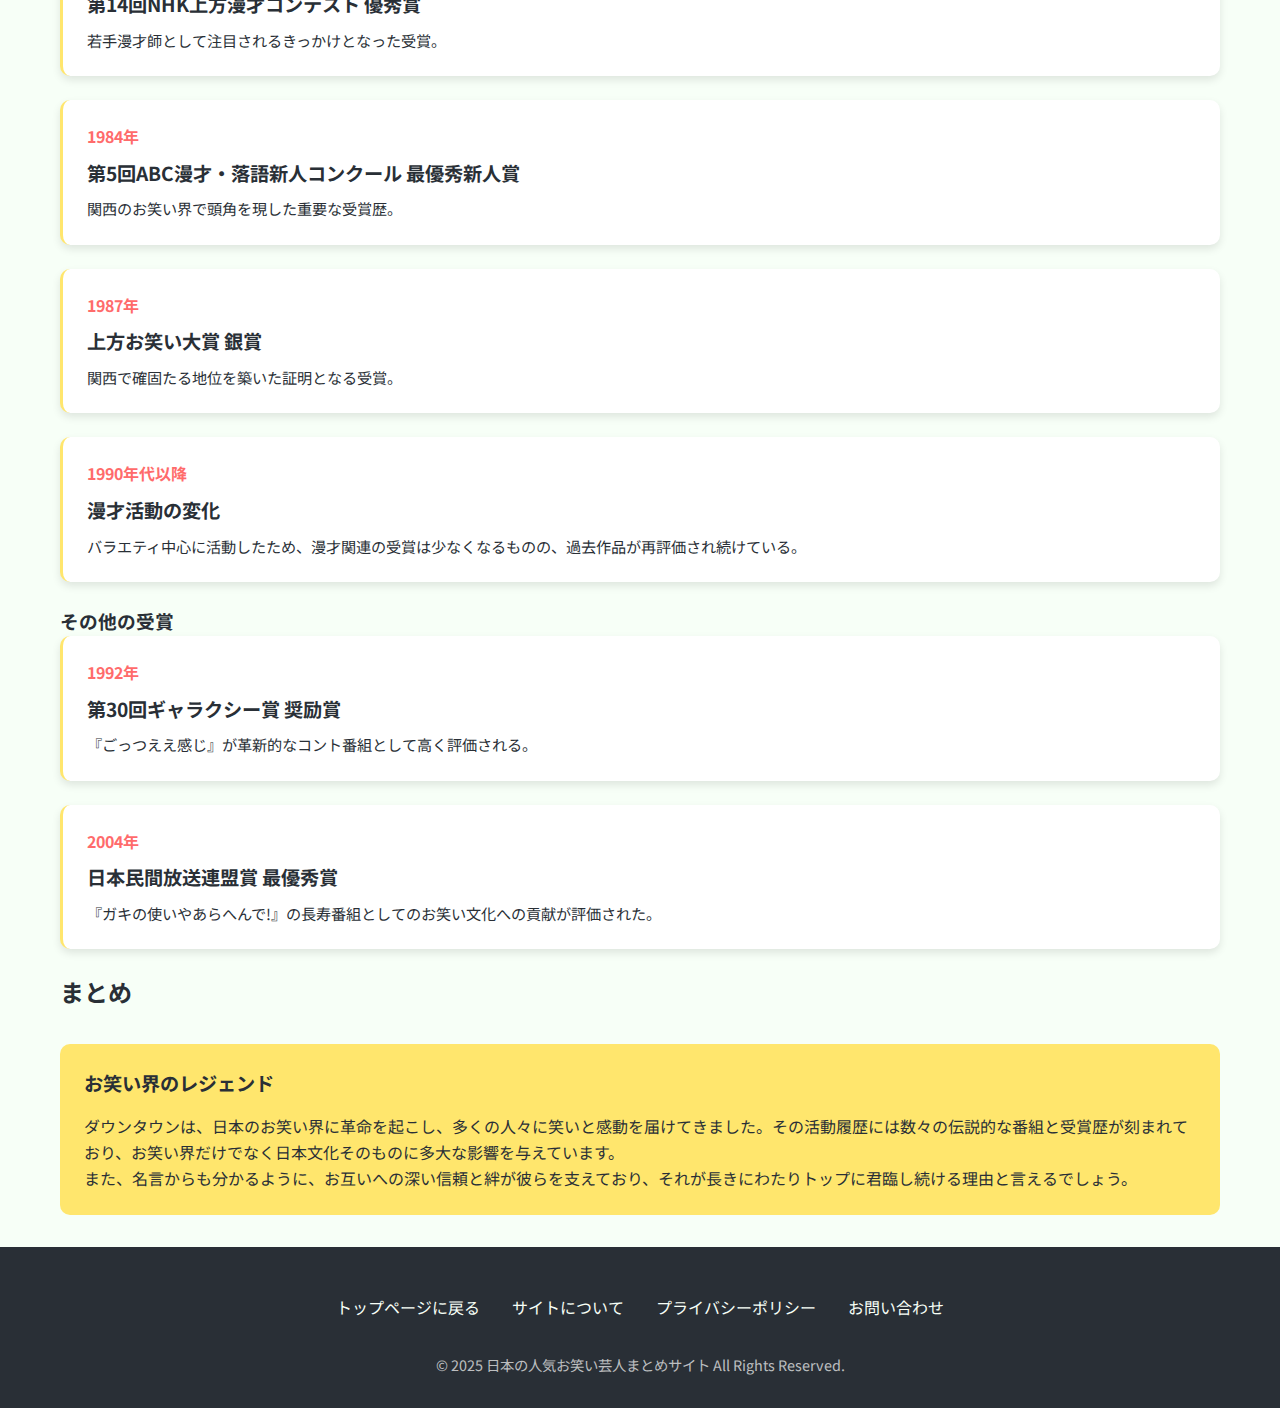
<file: comedian/downtown.html>
<!DOCTYPE html>
<html lang="ja">
<head>
    <meta charset="UTF-8">
    <meta name="viewport" content="width=device-width, initial-scale=1.0">
    <title>ダウンタウン 活動履歴・受賞履歴・名言まとめ</title>
    <!-- パスを修正：../を追加して親ディレクトリを参照 -->
    <link rel="stylesheet" href="../css/style.css">
    <link rel="stylesheet" href="../css/comedian.css">
</head>
<body>
    <header>
        <div class="header-bg"></div>
        <div class="header-content container">
            <h1>ダウンタウン</h1>
            <p>活動履歴・受賞履歴・名言まとめ</p>
            <!-- パスを修正：../を追加してインデックスページを正しく参照 -->
            <a href="../index.html" class="back-link">← トップページに戻る</a>
        </div>
    </header>
    
    <main class="container">
        <section id="profile">
            <h2>ダウンタウンの活動履歴</h2>
            <p>ダウンタウンは、松本人志（1963年9月8日生まれ）と浜田雅功（1963年5月11日生まれ）が1982年に結成したお笑いコンビ。幼なじみである2人は、吉本興業の養成所「NSC大阪校」1期生としてスタートし、漫才やコントで頭角を現しました。関西での成功を皮切りに、東京進出後も数々の伝説的な番組を生み出しました。</p>
            
            <div class="profile-box">
                <!-- クラス名を修正：comedian.cssに合わせて profile-item と profile-color1 を追加 -->
                <div class="profile-item profile-color1">
                    <div class="profile-image">松</div>
                    <div class="profile-info">
                        <div class="profile-name">松本人志</div>
                        <div class="profile-detail">誕生日: 1963年9月8日</div>
                        <div class="profile-detail">出身: 兵庫県尼崎市</div>
                        <div class="profile-detail">ポジション: ボケ担当</div>
                    </div>
                </div>
                
                <!-- クラス名を修正：comedian.cssに合わせて profile-item と profile-color2 を追加 -->
                <div class="profile-item profile-color2">
                    <div class="profile-image">浜</div>
                    <div class="profile-info">
                        <div class="profile-name">浜田雅功</div>
                        <div class="profile-detail">誕生日: 1963年5月11日</div>
                        <div class="profile-detail">出身: 兵庫県尼崎市</div>
                        <div class="profile-detail">ポジション: ツッコミ担当</div>
                    </div>
                </div>
            </div>
        </section>
        
        <section id="shows">
            <h2>代表的な番組一覧</h2>
            <p>以下は、ダウンタウンが出演した主な番組を時系列でまとめたものです。</p>
            
            <div class="show-list">
                <div class="show-item">
                    <div class="show-year">1987年</div>
                    <div class="show-title">『4時ですよーだ』（毎日放送）</div>
                    <div class="show-description">初の冠番組。関西で若者層に絶大な人気を博す。</div>
                </div>
                
                <!-- 他の番組項目は変更なし -->
                <div class="show-item">
                    <div class="show-year">1988年</div>
                    <div class="show-title">『夢で逢えたら』（フジテレビ）</div>
                    <div class="show-description">東京進出後のコント＆トーク番組。ウッチャンナンチャン、清水ミチコらと共演。</div>
                </div>
                
                <div class="show-item">
                    <div class="show-year">1989年～現在</div>
                    <div class="show-title">『ダウンタウンのガキの使いやあらへんで!』（日本テレビ）</div>
                    <div class="show-description">長寿バラエティ番組。罰ゲーム企画や「笑ってはいけない」シリーズが特に有名。</div>
                </div>
                
                <div class="show-item">
                    <div class="show-year">1991年～1997年</div>
                    <div class="show-title">『ダウンタウンのごっつええ感じ』（フジテレビ）</div>
                    <div class="show-description">革新的なコント番組。多くの名作コントを生み出し、現在も再放送やDVDで人気。</div>
                </div>
                
                <div class="show-item">
                    <div class="show-year">1993年～現在</div>
                    <div class="show-title">『ダウンタウンDX』（読売テレビ）</div>
                    <div class="show-description">芸能人ゲストとのトークバラエティ。軽妙な掛け合いが魅力。</div>
                </div>
                
                <div class="show-item">
                    <div class="show-year">1994年～2012年</div>
                    <div class="show-title">『HEY!HEY!HEY! MUSIC CHAMP』（フジテレビ）</div>
                    <div class="show-description">音楽とお笑いを融合させた画期的な音楽バラエティ。</div>
                </div>
                
                <div class="show-item">
                    <div class="show-year">2001年～2003年</div>
                    <div class="show-title">『働くおっさん劇場』（フジテレビ）</div>
                    <div class="show-description">松本人志が手掛けた異色の深夜番組。</div>
                </div>
                
                <div class="show-item">
                    <div class="show-year">2005年～2006年</div>
                    <div class="show-title">『考えるヒト』（フジテレビ）</div>
                    <div class="show-description">視聴者投稿型企画を中心としたバラエティ番組。</div>
                </div>
                
                <div class="show-item">
                    <div class="show-year">2011年～現在</div>
                    <div class="show-title">『水曜日のダウンタウン』（TBS）</div>
                    <div class="show-description">浜田がMCを務める企画バラエティ。「説」の検証やドッキリ企画が話題。</div>
                </div>
                
                <div class="show-item">
                    <div class="show-year">2014年～2022年</div>
                    <div class="show-title">『ワイドナショー』（フジテレビ）</div>
                    <div class="show-description">松本がコメンテーターとして出演。社会問題や時事ネタを語る異色の番組。</div>
                </div>
                
                <div class="show-item">
                    <div class="show-year">2020年～現在</div>
                    <div class="show-title">『まっちゃんねる』（フジテレビ）</div>
                    <div class="show-description">松本が企画・出演する特別番組シリーズ。斬新な企画で注目される。</div>
                </div>
            </div>
        </section>
        
        <section id="quotes" class="graphical-recording">
            <h2>名言集（時期付き）</h2>
            
            <!-- クラス名を修正：quotes-color1 に変更 -->
            <div class="quotes-color1">
                <h3>松本人志</h3>
                
                <!-- クラス名を修正：quote-color1 に変更 -->
                <div class="quote-card quote-color1">
                    <div class="quote-text">僕の山のてっぺんには僕しか登れない</div>
                    <div class="quote-info">時期: 1990年代後半、『ごっつええ感じ』終了後インタビュー</div>
                </div>
                
                <div class="quote-card quote-color1">
                    <div class="quote-text">笑いは人間の本質そのもの</div>
                    <div class="quote-info">時期: 2000年代初頭、エッセイ『遺書』より</div>
                </div>
                
                <div class="quote-card quote-color1">
                    <div class="quote-text">明日死ぬとしても笑うわ</div>
                    <div class="quote-info">時期: 2010年頃、『ガキ使』トーク中</div>
                </div>
                
                <div class="quote-card quote-color1">
                    <div class="quote-text">自分の耳を世界一笑い声を聞いた耳にしたい</div>
                    <div class="quote-info">時期: 2015年頃、インタビューにて</div>
                </div>
            </div>
            
            <div class="connect-line" style="top: 50%; left: 40%;"></div>
            
            <!-- クラス名を修正：quotes-color2 に変更 -->
            <div class="quotes-color2">
                <h3>浜田雅功</h3>
                
                <!-- クラス名を修正：quote-color2 に変更 -->
                <div class="quote-card quote-color2">
                    <div class="quote-text">松本は俺が見つけたんや。誰にも渡さへん</div>
                    <div class="quote-info">時期: 2000年代初頭、テレビ番組内で発言</div>
                </div>
                
                <div class="quote-card quote-color2">
                    <div class="quote-text">他の人が成功したら嫉妬するかもしれないけど、松本の成功は本気で喜べる</div>
                    <div class="quote-info">時期: 2020年代初頭、対談中</div>
                </div>
                
                <div class="quote-card quote-color2">
                    <div class="quote-text">最後は花月で漫才するんやけどな</div>
                    <div class="quote-info">時期: 2023年、『水曜日のダウンタウン』収録中</div>
                </div>
                
                <div class="quote-card quote-color2">
                    <div class="quote-text">俺は他の誰にも負けへんくらい、松本のファンなんかもしれん</div>
                    <div class="quote-info">時期: 2024年、活動休止直前インタビュー</div>
                </div>
            </div>
            
            <div class="doodle-arrow" style="top: 30%; right: 10%;"></div>
            <div class="doodle-arrow" style="bottom: 20%; left: 5%;"></div>
        </section>
        
        <section id="matsumoto-break">
            <h2>松本人志の活動休止</h2>
            
            <!-- クラス名を修正：event-color1 に変更 -->
            <div class="event-box event-color1">
                <div class="event-date">発表日: 2024年1月8日</div>
                <div class="event-title">活動休止へ</div>
                <div class="event-detail">
                    <!-- クラス名を修正：highlight-color1 に変更 -->
                    <p><span class="marker-highlight highlight-color1">週刊文春による性加害疑惑報道への対応として、裁判に専念するため。</span></p>
                    <p>松本は「事実無根」と主張し、週刊文春を名誉毀損で提訴。吉本興業は松本を全面的に支持しつつ、活動休止を決定しました。</p>
                </div>
            </div>
            
            <h3>影響</h3>
            <ul>
                <li>レギュラー番組7本から降板、大阪・関西万博アンバサダー活動も中止。</li>
                <li>業界内では復帰が難しいとの見方もあり、コンビ活動にも影響。</li>
            </ul>
        </section>
        
        <section id="hamada-rest">
            <h2>浜田雅功の休養</h2>
            
            <!-- クラス名を修正：event-color2 に変更 -->
            <div class="event-box event-color2">
                <div class="event-date">発表日: 2025年3月10日</div>
                <div class="event-title">休養を発表</div>
                <div class="event-detail">
                    <!-- クラス名を修正：highlight-color2 に変更 -->
                    <p><span class="marker-highlight highlight-color2">体調不良による静養が必要との医師診断。</span></p>
                    <p>浜田は松本の活動休止後、1人で番組を支え続けていましたが、過労やストレスが蓄積し休養を決断しました。</p>
                </div>
            </div>
            
            <h3>影響</h3>
            <ul>
                <li>『水曜日のダウンタウン』『ダウンタウンDX』などレギュラー番組が異例の形態で進行予定。</li>
                <li>健康状態への憶測が飛び交い、一部では深刻な病気への懸念も。</li>
            </ul>
        </section>
        
        <section id="awards">
            <h2>受賞履歴</h2>
            <p>ダウンタウンは漫才やコントだけでなく、バラエティ番組でも数々の賞を受賞しています。その受賞歴は以下の通りです。</p>
            
            <h3>漫才・お笑い関連</h3>
            <div class="award-list">
                <div class="award-item">
                    <div class="award-year">1984年</div>
                    <div class="award-title">第14回NHK上方漫才コンテスト 優秀賞</div>
                    <div class="award-description">若手漫才師として注目されるきっかけとなった受賞。</div>
                </div>
                
                <div class="award-item">
                    <div class="award-year">1984年</div>
                    <div class="award-title">第5回ABC漫才・落語新人コンクール 最優秀新人賞</div>
                    <div class="award-description">関西のお笑い界で頭角を現した重要な受賞歴。</div>
                </div>
                
                <div class="award-item">
                    <div class="award-year">1987年</div>
                    <div class="award-title">上方お笑い大賞 銀賞</div>
                    <div class="award-description">関西で確固たる地位を築いた証明となる受賞。</div>
                </div>
                
                <div class="award-item">
                    <div class="award-year">1990年代以降</div>
                    <div class="award-title">漫才活動の変化</div>
                    <div class="award-description">バラエティ中心に活動したため、漫才関連の受賞は少なくなるものの、過去作品が再評価され続けている。</div>
                </div>
            </div>
            
            <h3>その他の受賞</h3>
            <div class="award-list">
                <div class="award-item">
                    <div class="award-year">1992年</div>
                    <div class="award-title">第30回ギャラクシー賞 奨励賞</div>
                    <div class="award-description">『ごっつええ感じ』が革新的なコント番組として高く評価される。</div>
                </div>
                
                <div class="award-item">
                    <div class="award-year">2004年</div>
                    <div class="award-title">日本民間放送連盟賞 最優秀賞</div>
                    <div class="award-description">『ガキの使いやあらへんで!』の長寿番組としてのお笑い文化への貢献が評価された。</div>
                </div>
            </div>
        </section>
        
        <section id="summary">
            <h2>まとめ</h2>
            
            <div class="highlight-box">
                <div class="highlight-title">お笑い界のレジェンド</div>
                <p>ダウンタウンは、日本のお笑い界に革命を起こし、多くの人々に笑いと感動を届けてきました。その活動履歴には数々の伝説的な番組と受賞歴が刻まれており、お笑い界だけでなく日本文化そのものに多大な影響を与えています。</p>
                <p>また、名言からも分かるように、お互いへの深い信頼と絆が彼らを支えており、それが長きにわたりトップに君臨し続ける理由と言えるでしょう。</p>
            </div>
        </section>
    </main>
    
    <footer>
        <div class="container">
            <div class="footer-links">
                <!-- パスを修正：../を追加してインデックスページを正しく参照 -->
                <a href="../index.html" class="footer-link">トップページに戻る</a>
                <a href="#" class="footer-link">サイトについて</a>
                <a href="#" class="footer-link">プライバシーポリシー</a>
                <a href="#" class="footer-link">お問い合わせ</a>
            </div>
            <p class="copyright">© 2025 日本の人気お笑い芸人まとめサイト All Rights Reserved.</p>
        </div>
    </footer>

    <!-- パスを修正：../を追加して親ディレクトリのJSを参照 -->
    <script src="../js/main.js"></script>
</body>
</html>
</file>
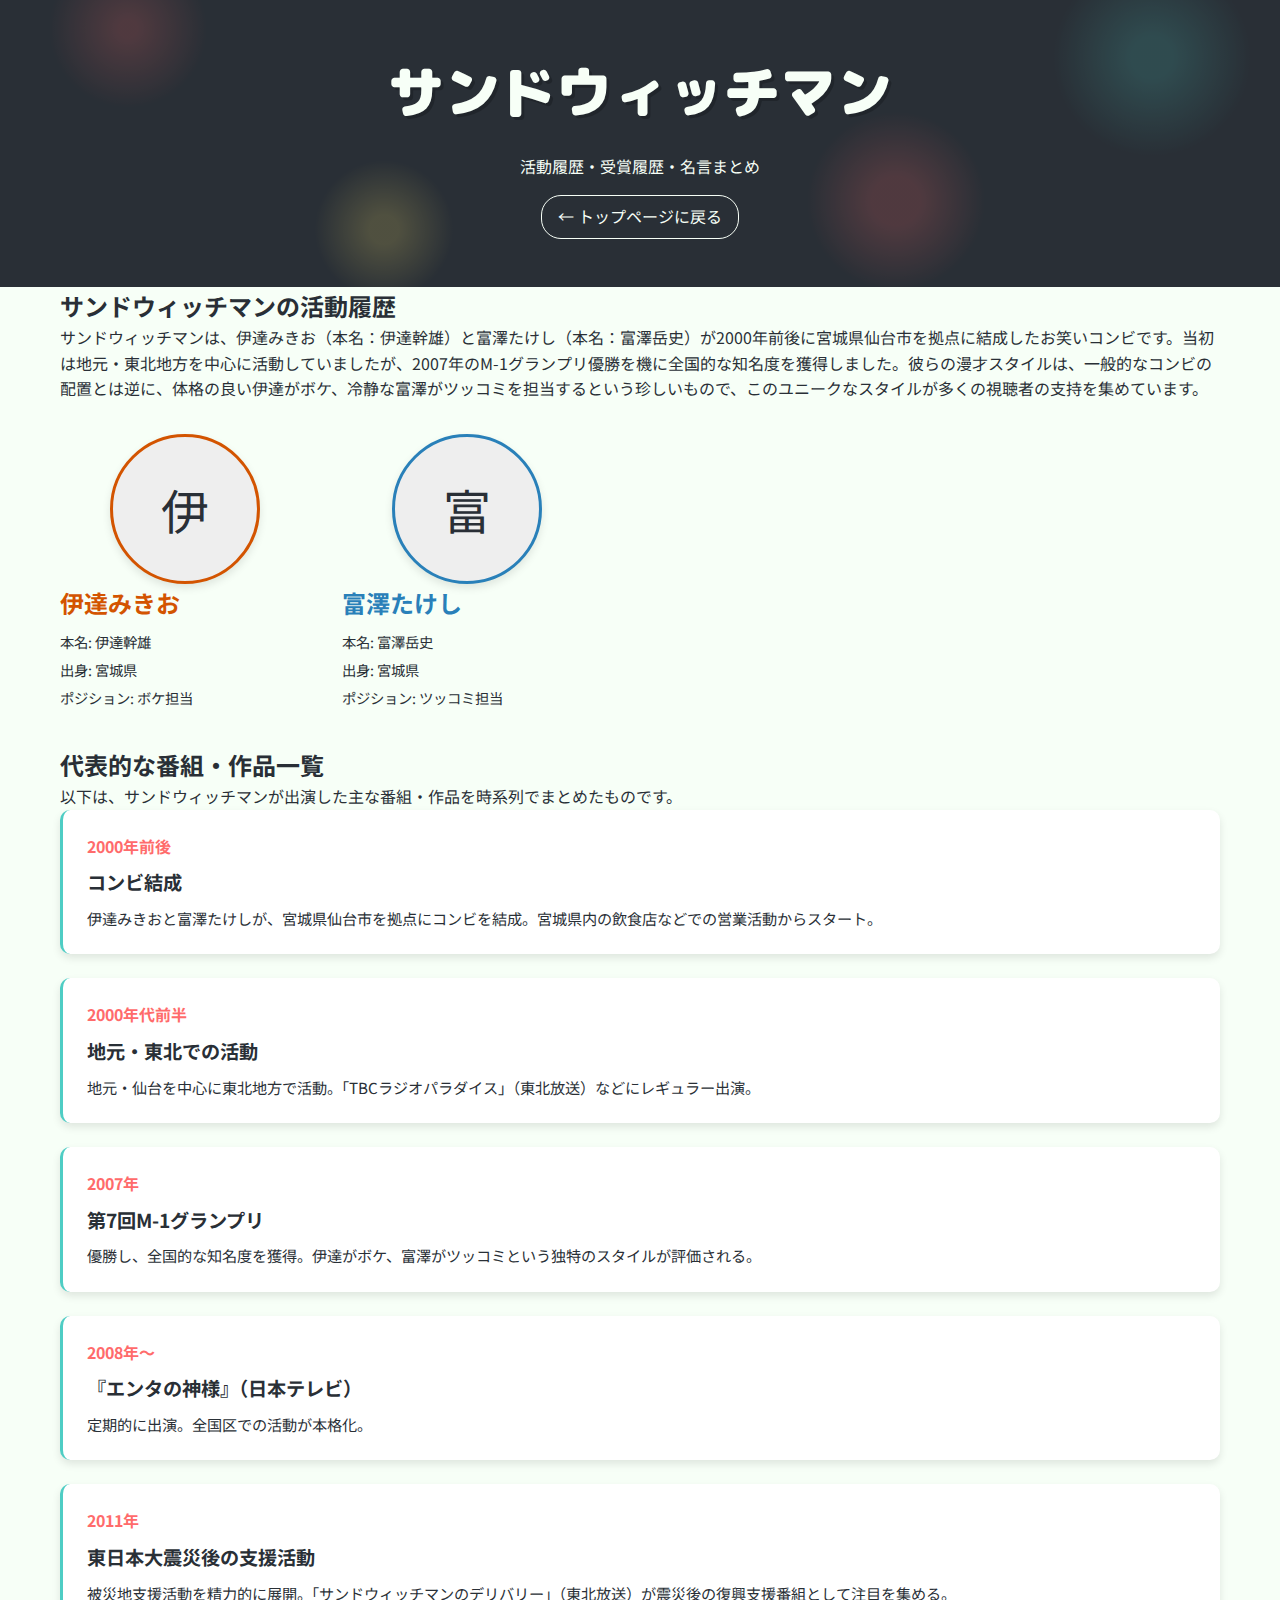
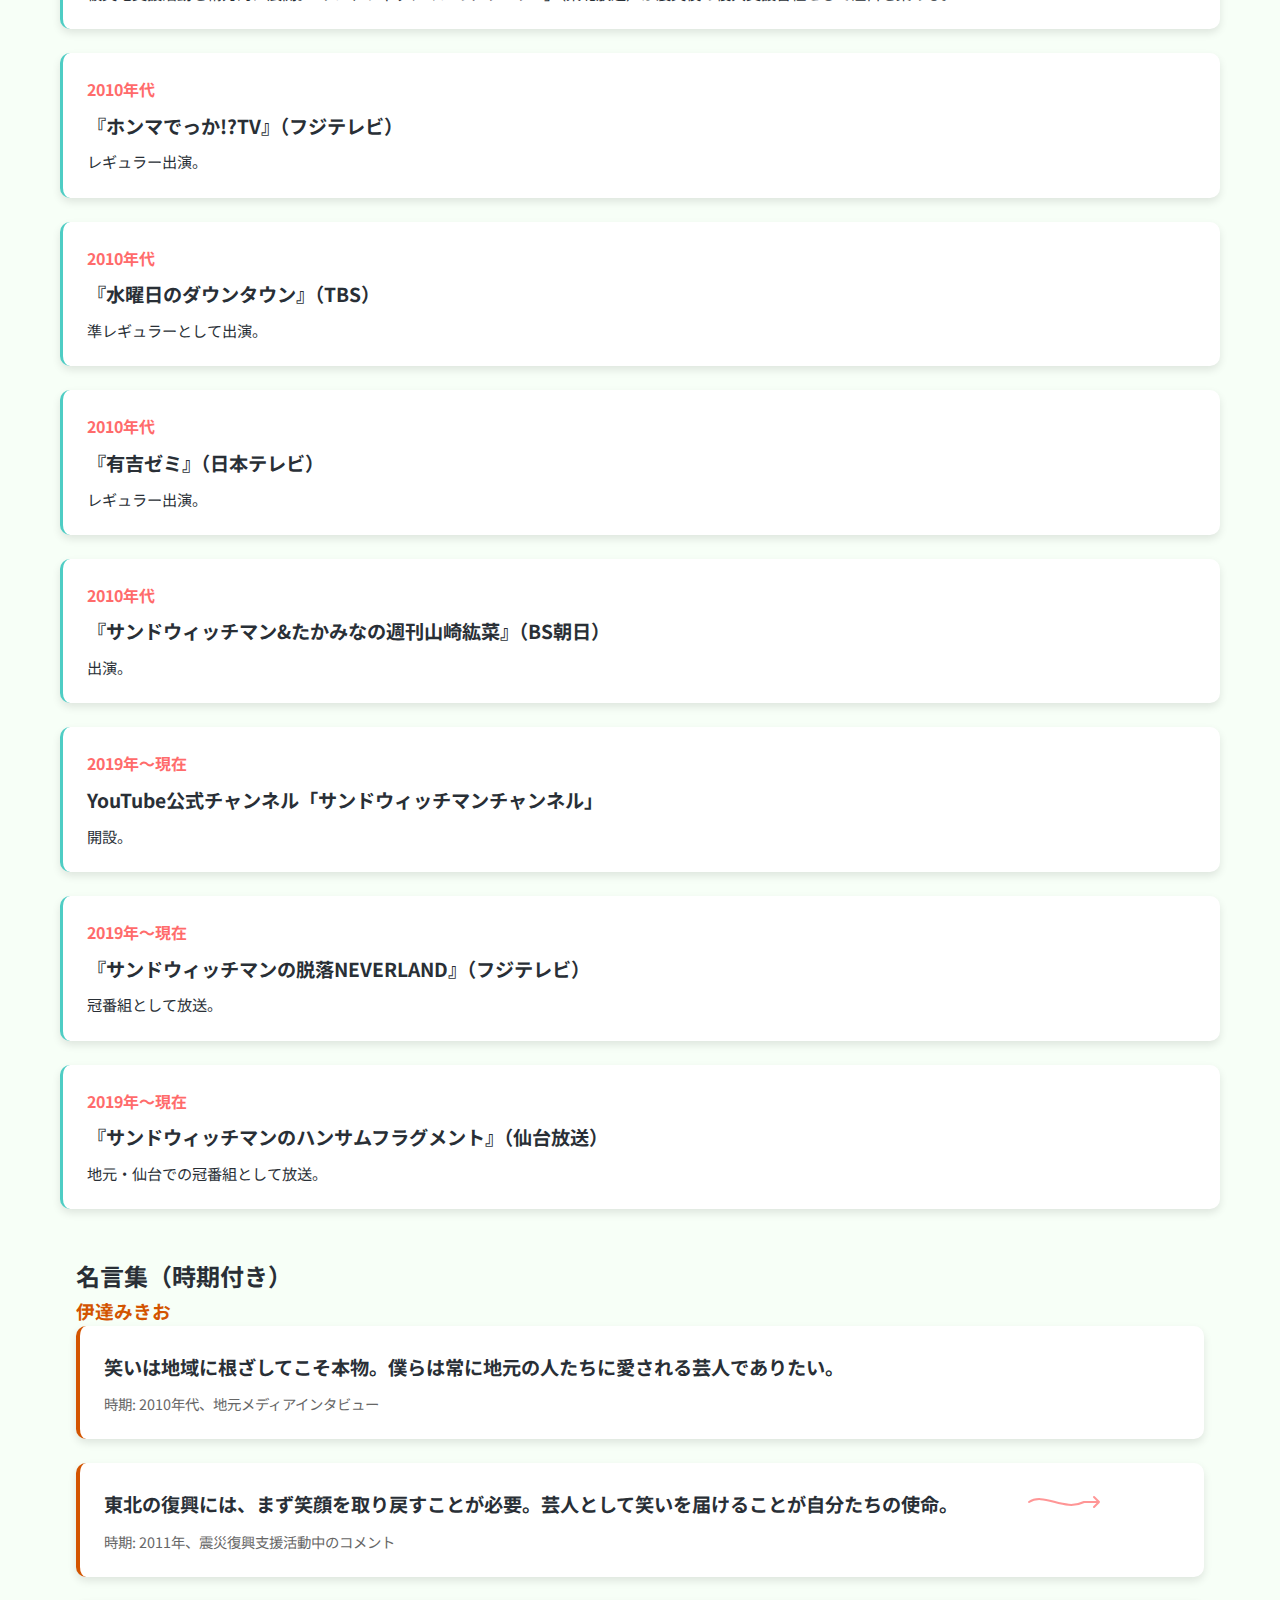
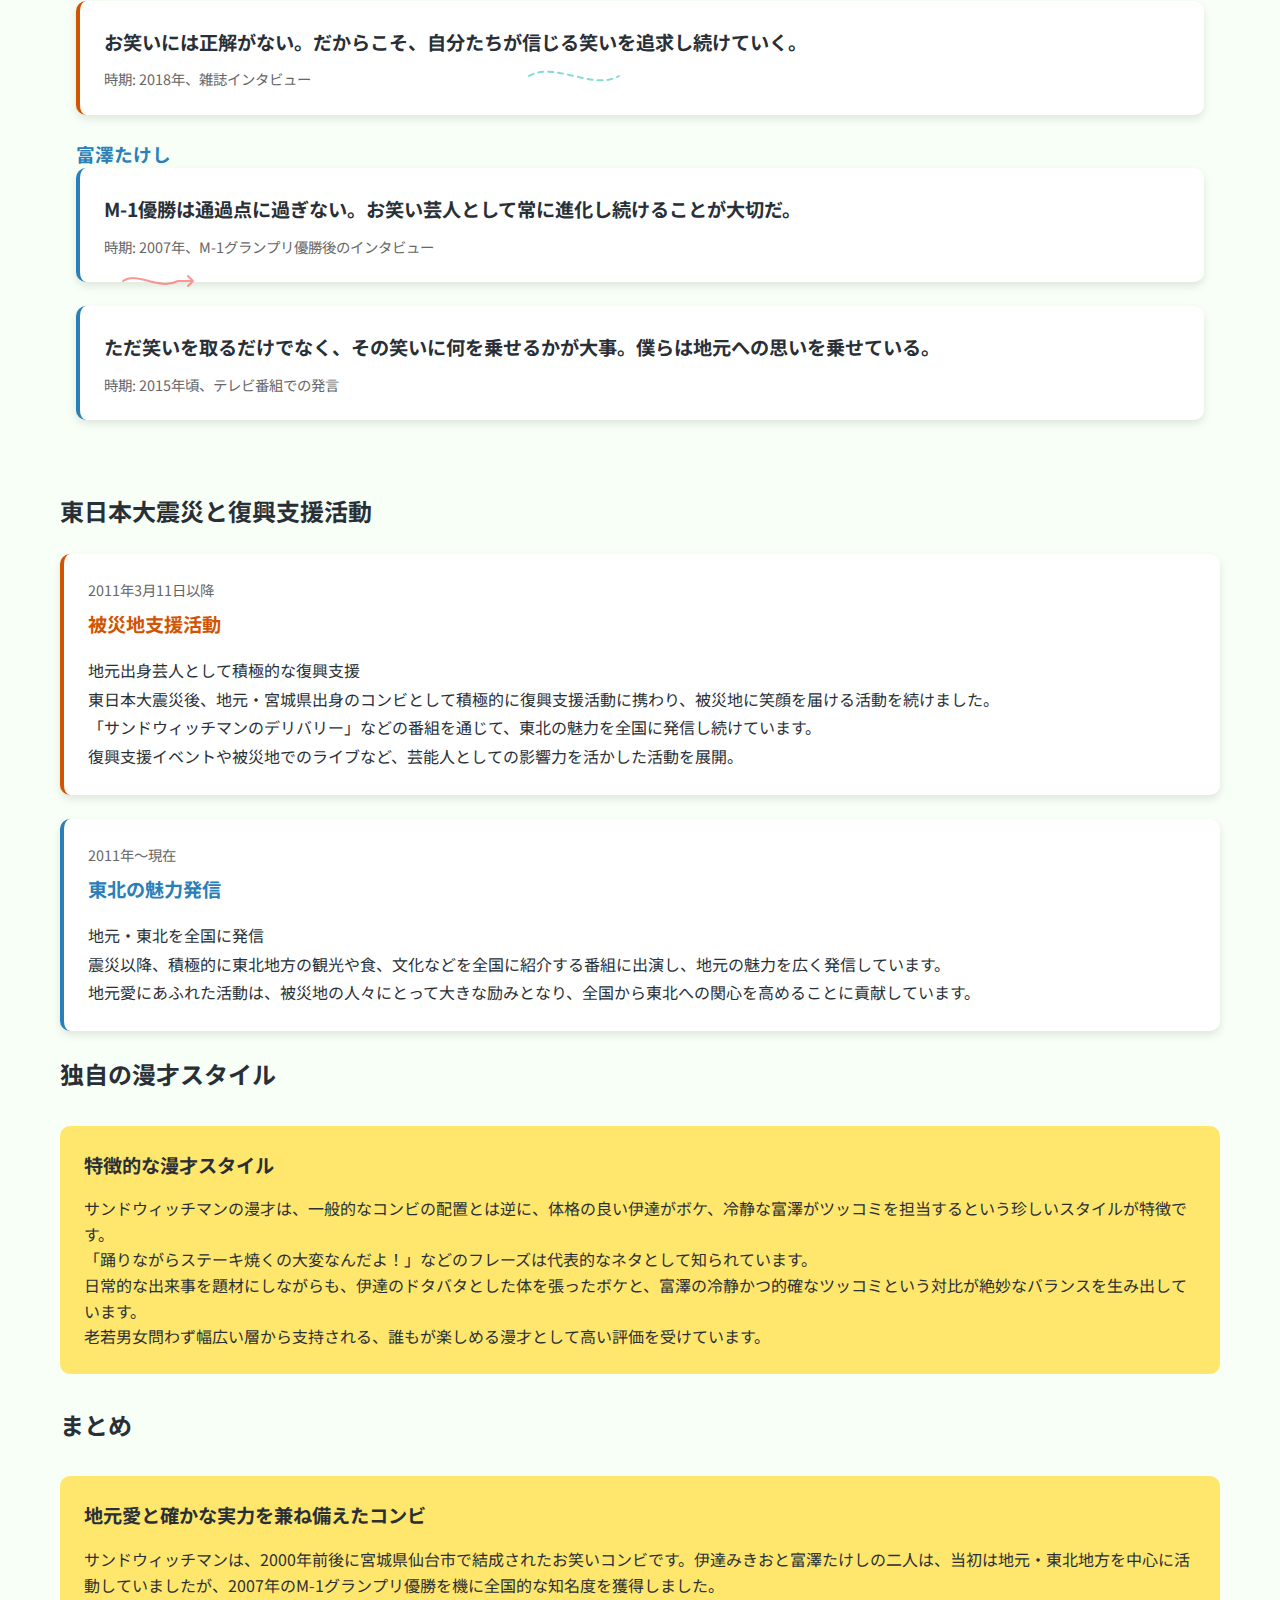
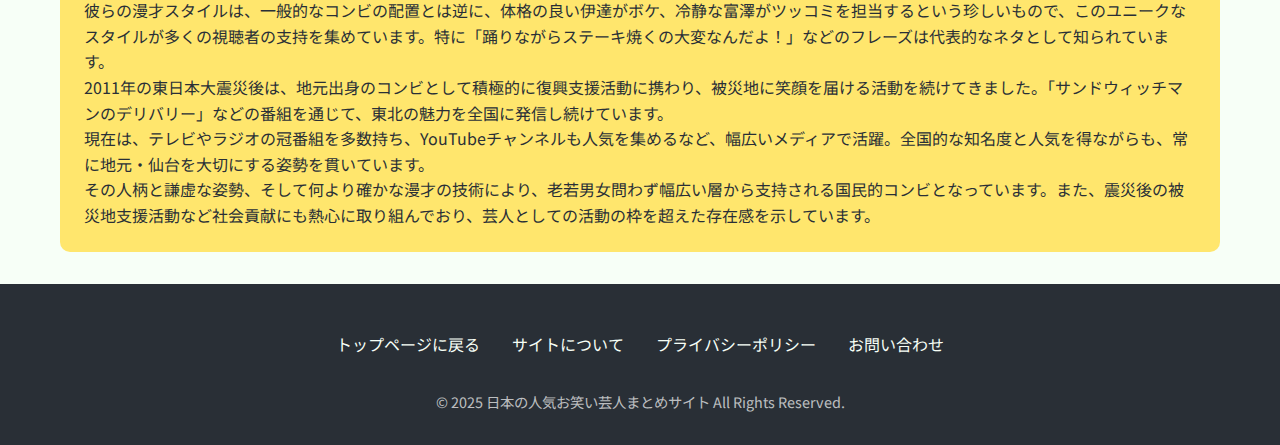
<file: comedian/sandwichman.html>
<!DOCTYPE html>
<html lang="ja">
<head>
    <meta charset="UTF-8">
    <meta name="viewport" content="width=device-width, initial-scale=1.0">
    <title>サンドウィッチマン 活動履歴・受賞履歴・名言まとめ</title>
    <link rel="stylesheet" href="../css/style.css">
    <link rel="stylesheet" href="../css/comedian.css">
    <style>
        /* サンドウィッチマン特有のカラー設定 */
        :root {
            --color1: #d35400; /* 伊達用 オレンジ系 */
            --color2: #2980b9; /* 富澤用 青系 */
        }
    </style>
</head>
<body>
    <header>
        <div class="header-bg"></div>
        <div class="header-content container">
            <h1>サンドウィッチマン</h1>
            <p>活動履歴・受賞履歴・名言まとめ</p>
            <a href="../index.html" class="back-link">← トップページに戻る</a>
        </div>
    </header>
    
    <main class="container">
        <section id="profile">
            <h2>サンドウィッチマンの活動履歴</h2>
            <p>サンドウィッチマンは、伊達みきお（本名：伊達幹雄）と富澤たけし（本名：富澤岳史）が2000年前後に宮城県仙台市を拠点に結成したお笑いコンビです。当初は地元・東北地方を中心に活動していましたが、2007年のM-1グランプリ優勝を機に全国的な知名度を獲得しました。彼らの漫才スタイルは、一般的なコンビの配置とは逆に、体格の良い伊達がボケ、冷静な富澤がツッコミを担当するという珍しいもので、このユニークなスタイルが多くの視聴者の支持を集めています。</p>
            
            <div class="profile-box">
                <div class="profile-item profile-color1">
                    <div class="profile-image">伊</div>
                    <div class="profile-info">
                        <div class="profile-name">伊達みきお</div>
                        <div class="profile-detail">本名: 伊達幹雄</div>
                        <div class="profile-detail">出身: 宮城県</div>
                        <div class="profile-detail">ポジション: ボケ担当</div>
                    </div>
                </div>
                
                <div class="profile-item profile-color2">
                    <div class="profile-image">富</div>
                    <div class="profile-info">
                        <div class="profile-name">富澤たけし</div>
                        <div class="profile-detail">本名: 富澤岳史</div>
                        <div class="profile-detail">出身: 宮城県</div>
                        <div class="profile-detail">ポジション: ツッコミ担当</div>
                    </div>
                </div>
            </div>
        </section>
        
        <section id="shows">
            <h2>代表的な番組・作品一覧</h2>
            <p>以下は、サンドウィッチマンが出演した主な番組・作品を時系列でまとめたものです。</p>
            
            <div class="show-list">
                <div class="show-item">
                    <div class="show-year">2000年前後</div>
                    <div class="show-title">コンビ結成</div>
                    <div class="show-description">伊達みきおと富澤たけしが、宮城県仙台市を拠点にコンビを結成。宮城県内の飲食店などでの営業活動からスタート。</div>
                </div>
                
                <div class="show-item">
                    <div class="show-year">2000年代前半</div>
                    <div class="show-title">地元・東北での活動</div>
                    <div class="show-description">地元・仙台を中心に東北地方で活動。「TBCラジオパラダイス」（東北放送）などにレギュラー出演。</div>
                </div>
                
                <div class="show-item">
                    <div class="show-year">2007年</div>
                    <div class="show-title">第7回M-1グランプリ</div>
                    <div class="show-description">優勝し、全国的な知名度を獲得。伊達がボケ、富澤がツッコミという独特のスタイルが評価される。</div>
                </div>
                
                <div class="show-item">
                    <div class="show-year">2008年～</div>
                    <div class="show-title">『エンタの神様』（日本テレビ）</div>
                    <div class="show-description">定期的に出演。全国区での活動が本格化。</div>
                </div>
                
                <div class="show-item">
                    <div class="show-year">2011年</div>
                    <div class="show-title">東日本大震災後の支援活動</div>
                    <div class="show-description">被災地支援活動を精力的に展開。「サンドウィッチマンのデリバリー」（東北放送）が震災後の復興支援番組として注目を集める。</div>
                </div>
                
                <div class="show-item">
                    <div class="show-year">2010年代</div>
                    <div class="show-title">『ホンマでっか!?TV』（フジテレビ）</div>
                    <div class="show-description">レギュラー出演。</div>
                </div>
                
                <div class="show-item">
                    <div class="show-year">2010年代</div>
                    <div class="show-title">『水曜日のダウンタウン』（TBS）</div>
                    <div class="show-description">準レギュラーとして出演。</div>
                </div>
                
                <div class="show-item">
                    <div class="show-year">2010年代</div>
                    <div class="show-title">『有吉ゼミ』（日本テレビ）</div>
                    <div class="show-description">レギュラー出演。</div>
                </div>
                
                <div class="show-item">
                    <div class="show-year">2010年代</div>
                    <div class="show-title">『サンドウィッチマン&たかみなの週刊山崎紘菜』（BS朝日）</div>
                    <div class="show-description">出演。</div>
                </div>
                
                <div class="show-item">
                    <div class="show-year">2019年～現在</div>
                    <div class="show-title">YouTube公式チャンネル「サンドウィッチマンチャンネル」</div>
                    <div class="show-description">開設。</div>
                </div>
                
                <div class="show-item">
                    <div class="show-year">2019年～現在</div>
                    <div class="show-title">『サンドウィッチマンの脱落NEVERLAND』（フジテレビ）</div>
                    <div class="show-description">冠番組として放送。</div>
                </div>
                
                <div class="show-item">
                    <div class="show-year">2019年～現在</div>
                    <div class="show-title">『サンドウィッチマンのハンサムフラグメント』（仙台放送）</div>
                    <div class="show-description">地元・仙台での冠番組として放送。</div>
                </div>
            </div>
        </section>
        
        <section id="quotes" class="graphical-recording">
            <h2>名言集（時期付き）</h2>
            
            <div class="quotes-color1">
                <h3>伊達みきお</h3>
                
                <div class="quote-card quote-color1">
                    <div class="quote-text">笑いは地域に根ざしてこそ本物。僕らは常に地元の人たちに愛される芸人でありたい。</div>
                    <div class="quote-info">時期: 2010年代、地元メディアインタビュー</div>
                </div>
                
                <div class="quote-card quote-color1">
                    <div class="quote-text">東北の復興には、まず笑顔を取り戻すことが必要。芸人として笑いを届けることが自分たちの使命。</div>
                    <div class="quote-info">時期: 2011年、震災復興支援活動中のコメント</div>
                </div>
                
                <div class="quote-card quote-color1">
                    <div class="quote-text">お笑いには正解がない。だからこそ、自分たちが信じる笑いを追求し続けていく。</div>
                    <div class="quote-info">時期: 2018年、雑誌インタビュー</div>
                </div>
            </div>
            
            <div class="connect-line" style="top: 50%; left: 40%;"></div>
            
            <div class="quotes-color2">
                <h3>富澤たけし</h3>
                
                <div class="quote-card quote-color2">
                    <div class="quote-text">M-1優勝は通過点に過ぎない。お笑い芸人として常に進化し続けることが大切だ。</div>
                    <div class="quote-info">時期: 2007年、M-1グランプリ優勝後のインタビュー</div>
                </div>
                
                <div class="quote-card quote-color2">
                    <div class="quote-text">ただ笑いを取るだけでなく、その笑いに何を乗せるかが大事。僕らは地元への思いを乗せている。</div>
                    <div class="quote-info">時期: 2015年頃、テレビ番組での発言</div>
                </div>
            </div>
            
            <div class="doodle-arrow" style="top: 30%; right: 10%;"></div>
            <div class="doodle-arrow" style="bottom: 20%; left: 5%;"></div>
        </section>
        
        <section id="earthquake-support">
            <h2>東日本大震災と復興支援活動</h2>
            
            <div class="event-box event-color1">
                <div class="event-date">2011年3月11日以降</div>
                <div class="event-title">被災地支援活動</div>
                <div class="event-detail">
                    <p><span class="marker-highlight highlight-color1">地元出身芸人として積極的な復興支援</span></p>
                    <p>東日本大震災後、地元・宮城県出身のコンビとして積極的に復興支援活動に携わり、被災地に笑顔を届ける活動を続けました。</p>
                    <p>「サンドウィッチマンのデリバリー」などの番組を通じて、東北の魅力を全国に発信し続けています。</p>
                    <p>復興支援イベントや被災地でのライブなど、芸能人としての影響力を活かした活動を展開。</p>
                </div>
            </div>
            
            <div class="event-box event-color2">
                <div class="event-date">2011年～現在</div>
                <div class="event-title">東北の魅力発信</div>
                <div class="event-detail">
                    <p><span class="marker-highlight highlight-color2">地元・東北を全国に発信</span></p>
                    <p>震災以降、積極的に東北地方の観光や食、文化などを全国に紹介する番組に出演し、地元の魅力を広く発信しています。</p>
                    <p>地元愛にあふれた活動は、被災地の人々にとって大きな励みとなり、全国から東北への関心を高めることに貢献しています。</p>
                </div>
            </div>
        </section>
        
        <section id="style">
            <h2>独自の漫才スタイル</h2>
            
            <div class="highlight-box">
                <div class="highlight-title">特徴的な漫才スタイル</div>
                <p>サンドウィッチマンの漫才は、一般的なコンビの配置とは逆に、体格の良い伊達がボケ、冷静な富澤がツッコミを担当するという珍しいスタイルが特徴です。</p>
                <p>「踊りながらステーキ焼くの大変なんだよ！」などのフレーズは代表的なネタとして知られています。</p>
                <p>日常的な出来事を題材にしながらも、伊達のドタバタとした体を張ったボケと、富澤の冷静かつ的確なツッコミという対比が絶妙なバランスを生み出しています。</p>
                <p>老若男女問わず幅広い層から支持される、誰もが楽しめる漫才として高い評価を受けています。</p>
            </div>
        </section>
        
        <section id="summary">
            <h2>まとめ</h2>
            
            <div class="highlight-box">
                <div class="highlight-title">地元愛と確かな実力を兼ね備えたコンビ</div>
                <p>サンドウィッチマンは、2000年前後に宮城県仙台市で結成されたお笑いコンビです。伊達みきおと富澤たけしの二人は、当初は地元・東北地方を中心に活動していましたが、2007年のM-1グランプリ優勝を機に全国的な知名度を獲得しました。</p>
                <p>彼らの漫才スタイルは、一般的なコンビの配置とは逆に、体格の良い伊達がボケ、冷静な富澤がツッコミを担当するという珍しいもので、このユニークなスタイルが多くの視聴者の支持を集めています。特に「踊りながらステーキ焼くの大変なんだよ！」などのフレーズは代表的なネタとして知られています。</p>
                <p>2011年の東日本大震災後は、地元出身のコンビとして積極的に復興支援活動に携わり、被災地に笑顔を届ける活動を続けてきました。「サンドウィッチマンのデリバリー」などの番組を通じて、東北の魅力を全国に発信し続けています。</p>
                <p>現在は、テレビやラジオの冠番組を多数持ち、YouTubeチャンネルも人気を集めるなど、幅広いメディアで活躍。全国的な知名度と人気を得ながらも、常に地元・仙台を大切にする姿勢を貫いています。</p>
                <p>その人柄と謙虚な姿勢、そして何より確かな漫才の技術により、老若男女問わず幅広い層から支持される国民的コンビとなっています。また、震災後の被災地支援活動など社会貢献にも熱心に取り組んでおり、芸人としての活動の枠を超えた存在感を示しています。</p>
            </div>
        </section>
    </main>
    
    <footer>
        <div class="container">
            <div class="footer-links">
                <a href="../index.html" class="footer-link">トップページに戻る</a>
                <a href="#" class="footer-link">サイトについて</a>
                <a href="#" class="footer-link">プライバシーポリシー</a>
                <a href="#" class="footer-link">お問い合わせ</a>
            </div>
            <p class="copyright">© 2025 日本の人気お笑い芸人まとめサイト All Rights Reserved.</p>
        </div>
    </footer>

    <script src="../js/main.js"></script>
</body>
</html>
</file>
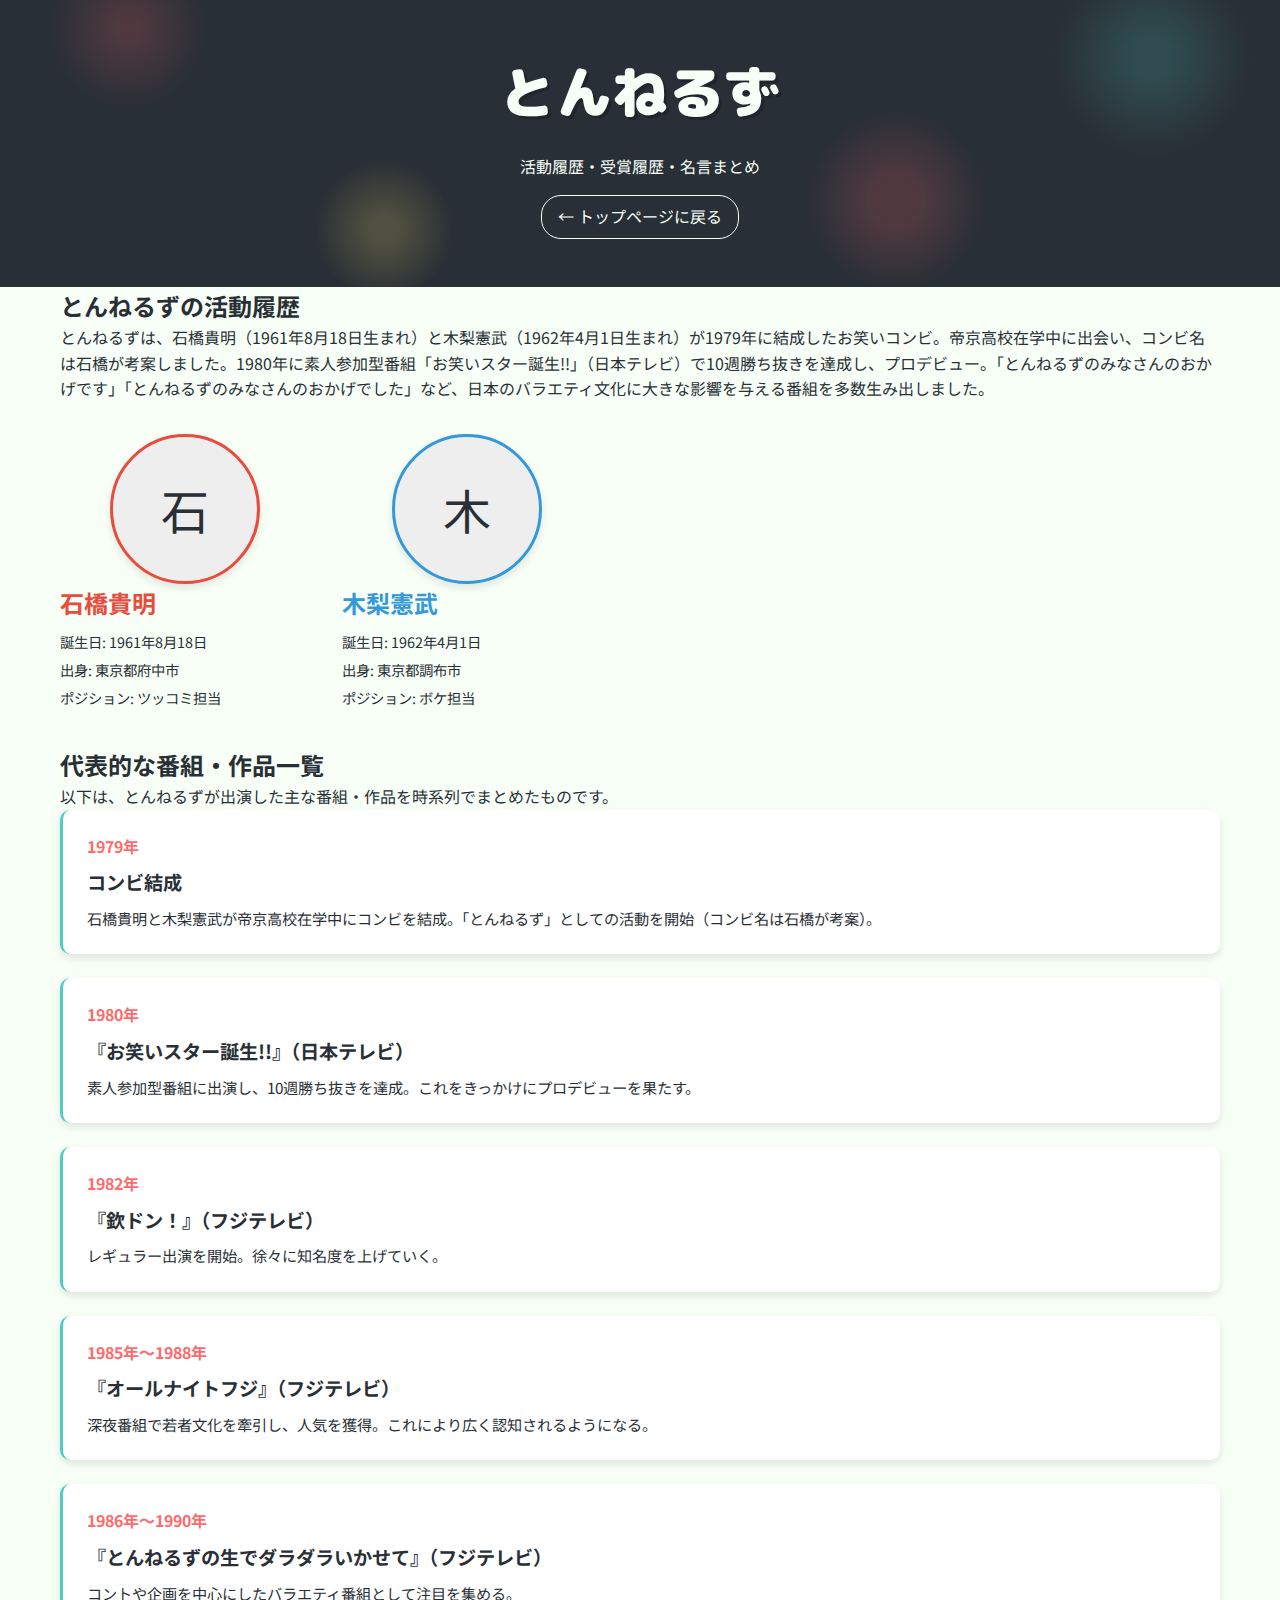
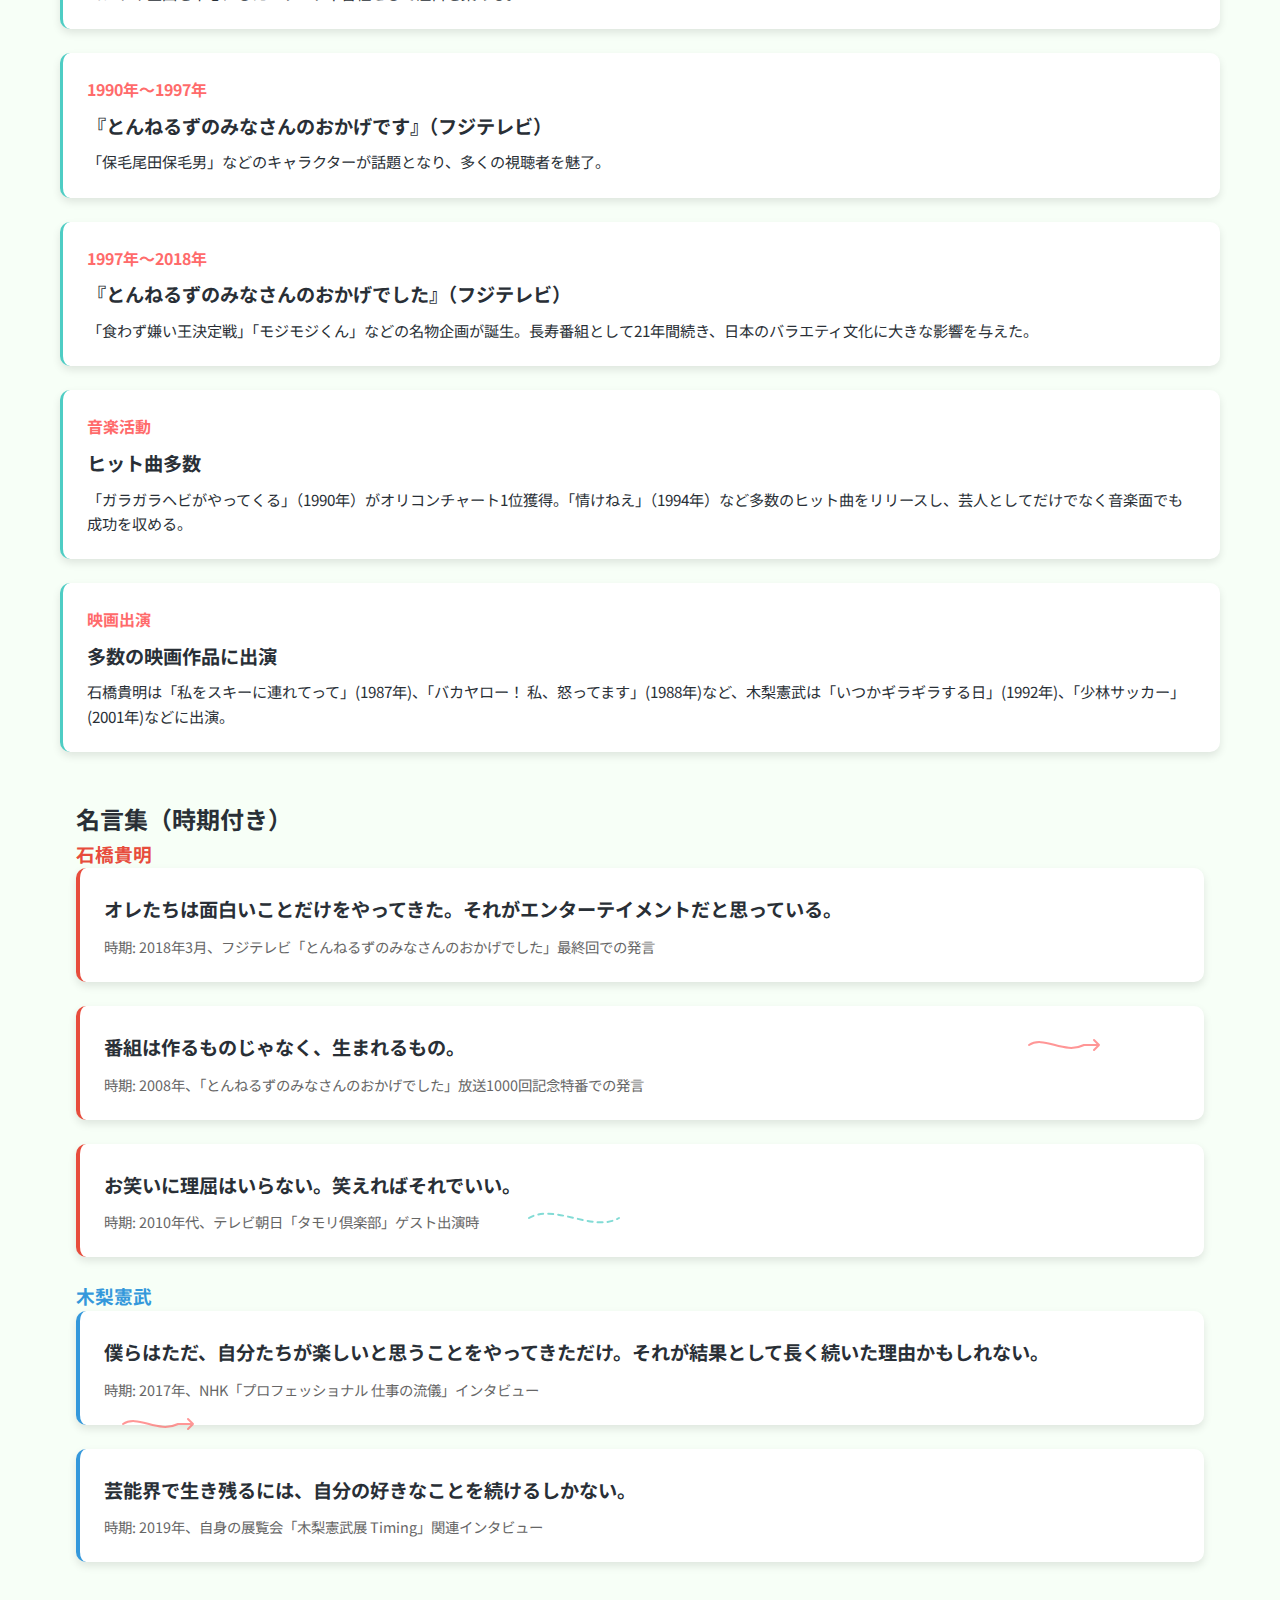
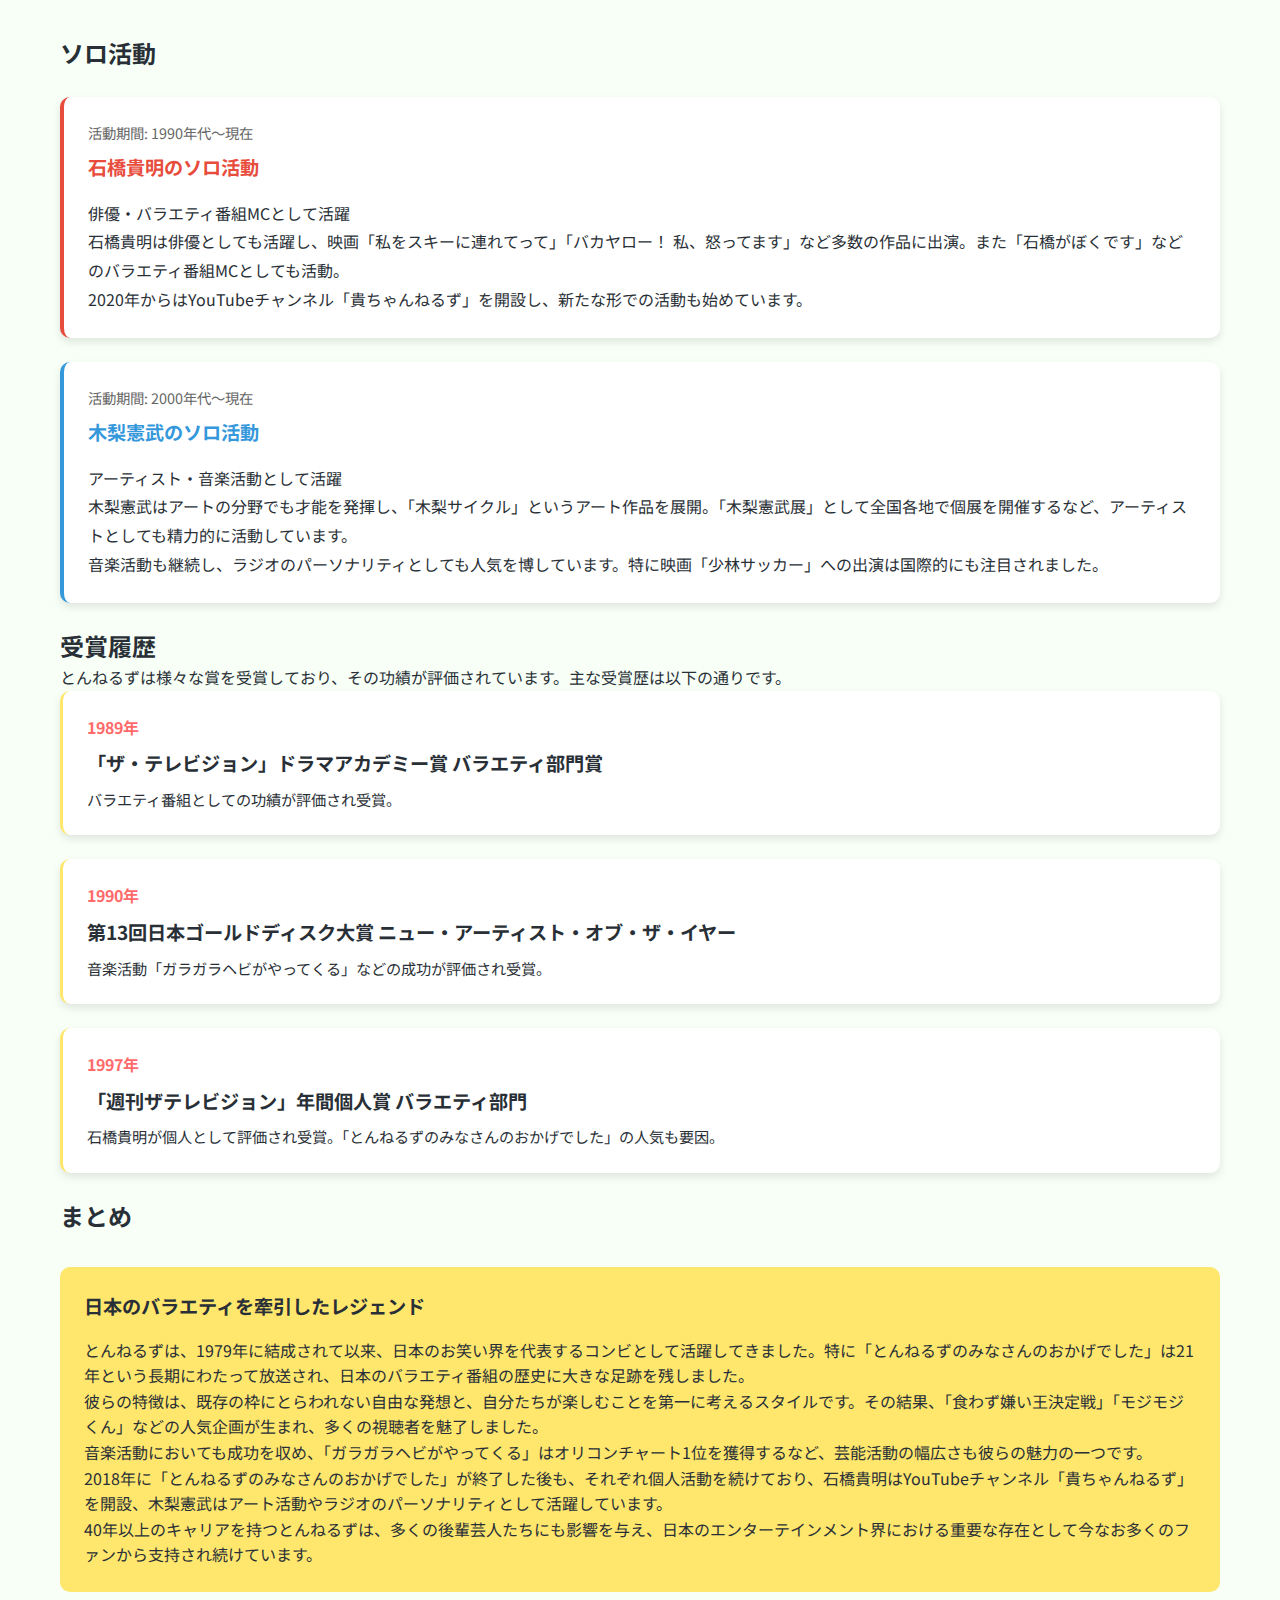
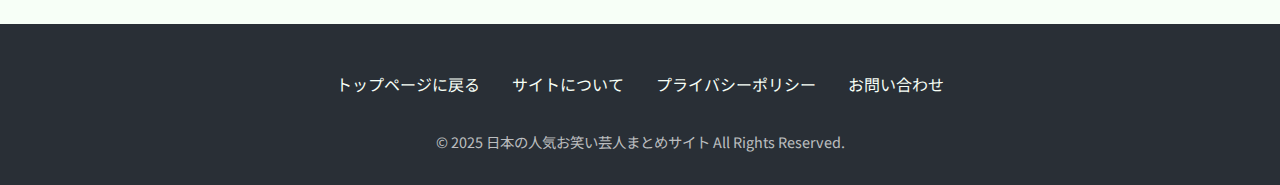
<file: comedian/tonneruzu.html>
<!DOCTYPE html>
<html lang="ja">
<head>
    <meta charset="UTF-8">
    <meta name="viewport" content="width=device-width, initial-scale=1.0">
    <title>とんねるず 活動履歴・受賞履歴・名言まとめ</title>
    <link rel="stylesheet" href="../css/style.css">
    <link rel="stylesheet" href="../css/comedian.css">
    <style>
        /* とんねるず特有のカラー設定 */
        :root {
            --color1: #e74c3c; /* 石橋用 赤系 */
            --color2: #3498db; /* 木梨用 青系 */
        }
    </style>
</head>
<body>
    <header>
        <div class="header-bg"></div>
        <div class="header-content container">
            <h1>とんねるず</h1>
            <p>活動履歴・受賞履歴・名言まとめ</p>
            <a href="../index.html" class="back-link">← トップページに戻る</a>
        </div>
    </header>
    
    <main class="container">
        <section id="profile">
            <h2>とんねるずの活動履歴</h2>
            <p>とんねるずは、石橋貴明（1961年8月18日生まれ）と木梨憲武（1962年4月1日生まれ）が1979年に結成したお笑いコンビ。帝京高校在学中に出会い、コンビ名は石橋が考案しました。1980年に素人参加型番組「お笑いスター誕生!!」（日本テレビ）で10週勝ち抜きを達成し、プロデビュー。「とんねるずのみなさんのおかげです」「とんねるずのみなさんのおかげでした」など、日本のバラエティ文化に大きな影響を与える番組を多数生み出しました。</p>
            
            <div class="profile-box">
                <div class="profile-item profile-color1">
                    <div class="profile-image">石</div>
                    <div class="profile-info">
                        <div class="profile-name">石橋貴明</div>
                        <div class="profile-detail">誕生日: 1961年8月18日</div>
                        <div class="profile-detail">出身: 東京都府中市</div>
                        <div class="profile-detail">ポジション: ツッコミ担当</div>
                    </div>
                </div>
                
                <div class="profile-item profile-color2">
                    <div class="profile-image">木</div>
                    <div class="profile-info">
                        <div class="profile-name">木梨憲武</div>
                        <div class="profile-detail">誕生日: 1962年4月1日</div>
                        <div class="profile-detail">出身: 東京都調布市</div>
                        <div class="profile-detail">ポジション: ボケ担当</div>
                    </div>
                </div>
            </div>
        </section>
        
        <section id="shows">
            <h2>代表的な番組・作品一覧</h2>
            <p>以下は、とんねるずが出演した主な番組・作品を時系列でまとめたものです。</p>
            
            <div class="show-list">
                <div class="show-item">
                    <div class="show-year">1979年</div>
                    <div class="show-title">コンビ結成</div>
                    <div class="show-description">石橋貴明と木梨憲武が帝京高校在学中にコンビを結成。「とんねるず」としての活動を開始（コンビ名は石橋が考案）。</div>
                </div>
                
                <div class="show-item">
                    <div class="show-year">1980年</div>
                    <div class="show-title">『お笑いスター誕生!!』（日本テレビ）</div>
                    <div class="show-description">素人参加型番組に出演し、10週勝ち抜きを達成。これをきっかけにプロデビューを果たす。</div>
                </div>
                
                <div class="show-item">
                    <div class="show-year">1982年</div>
                    <div class="show-title">『欽ドン！』（フジテレビ）</div>
                    <div class="show-description">レギュラー出演を開始。徐々に知名度を上げていく。</div>
                </div>
                
                <div class="show-item">
                    <div class="show-year">1985年～1988年</div>
                    <div class="show-title">『オールナイトフジ』（フジテレビ）</div>
                    <div class="show-description">深夜番組で若者文化を牽引し、人気を獲得。これにより広く認知されるようになる。</div>
                </div>
                
                <div class="show-item">
                    <div class="show-year">1986年～1990年</div>
                    <div class="show-title">『とんねるずの生でダラダラいかせて』（フジテレビ）</div>
                    <div class="show-description">コントや企画を中心にしたバラエティ番組として注目を集める。</div>
                </div>
                
                <div class="show-item">
                    <div class="show-year">1990年～1997年</div>
                    <div class="show-title">『とんねるずのみなさんのおかげです』（フジテレビ）</div>
                    <div class="show-description">「保毛尾田保毛男」などのキャラクターが話題となり、多くの視聴者を魅了。</div>
                </div>
                
                <div class="show-item">
                    <div class="show-year">1997年～2018年</div>
                    <div class="show-title">『とんねるずのみなさんのおかげでした』（フジテレビ）</div>
                    <div class="show-description">「食わず嫌い王決定戦」「モジモジくん」などの名物企画が誕生。長寿番組として21年間続き、日本のバラエティ文化に大きな影響を与えた。</div>
                </div>
                
                <div class="show-item">
                    <div class="show-year">音楽活動</div>
                    <div class="show-title">ヒット曲多数</div>
                    <div class="show-description">「ガラガラヘビがやってくる」（1990年）がオリコンチャート1位獲得。「情けねえ」（1994年）など多数のヒット曲をリリースし、芸人としてだけでなく音楽面でも成功を収める。</div>
                </div>
                
                <div class="show-item">
                    <div class="show-year">映画出演</div>
                    <div class="show-title">多数の映画作品に出演</div>
                    <div class="show-description">石橋貴明は「私をスキーに連れてって」(1987年)、「バカヤロー！ 私、怒ってます」(1988年)など、木梨憲武は「いつかギラギラする日」(1992年)、「少林サッカー」(2001年)などに出演。</div>
                </div>
            </div>
        </section>
        
        <section id="quotes" class="graphical-recording">
            <h2>名言集（時期付き）</h2>
            
            <div class="quotes-color1">
                <h3>石橋貴明</h3>
                
                <div class="quote-card quote-color1">
                    <div class="quote-text">オレたちは面白いことだけをやってきた。それがエンターテイメントだと思っている。</div>
                    <div class="quote-info">時期: 2018年3月、フジテレビ「とんねるずのみなさんのおかげでした」最終回での発言</div>
                </div>
                
                <div class="quote-card quote-color1">
                    <div class="quote-text">番組は作るものじゃなく、生まれるもの。</div>
                    <div class="quote-info">時期: 2008年、「とんねるずのみなさんのおかげでした」放送1000回記念特番での発言</div>
                </div>
                
                <div class="quote-card quote-color1">
                    <div class="quote-text">お笑いに理屈はいらない。笑えればそれでいい。</div>
                    <div class="quote-info">時期: 2010年代、テレビ朝日「タモリ倶楽部」ゲスト出演時</div>
                </div>
            </div>
            
            <div class="connect-line" style="top: 50%; left: 40%;"></div>
            
            <div class="quotes-color2">
                <h3>木梨憲武</h3>
                
                <div class="quote-card quote-color2">
                    <div class="quote-text">僕らはただ、自分たちが楽しいと思うことをやってきただけ。それが結果として長く続いた理由かもしれない。</div>
                    <div class="quote-info">時期: 2017年、NHK「プロフェッショナル 仕事の流儀」インタビュー</div>
                </div>
                
                <div class="quote-card quote-color2">
                    <div class="quote-text">芸能界で生き残るには、自分の好きなことを続けるしかない。</div>
                    <div class="quote-info">時期: 2019年、自身の展覧会「木梨憲武展 Timing」関連インタビュー</div>
                </div>
            </div>
            
            <div class="doodle-arrow" style="top: 30%; right: 10%;"></div>
            <div class="doodle-arrow" style="bottom: 20%; left: 5%;"></div>
        </section>
        
        <section id="solo-activities">
            <h2>ソロ活動</h2>
            
            <div class="event-box event-color1">
                <div class="event-date">活動期間: 1990年代～現在</div>
                <div class="event-title">石橋貴明のソロ活動</div>
                <div class="event-detail">
                    <p><span class="marker-highlight highlight-color1">俳優・バラエティ番組MCとして活躍</span></p>
                    <p>石橋貴明は俳優としても活躍し、映画「私をスキーに連れてって」「バカヤロー！ 私、怒ってます」など多数の作品に出演。また「石橋がぼくです」などのバラエティ番組MCとしても活動。</p>
                    <p>2020年からはYouTubeチャンネル「貴ちゃんねるず」を開設し、新たな形での活動も始めています。</p>
                </div>
            </div>
            
            <div class="event-box event-color2">
                <div class="event-date">活動期間: 2000年代～現在</div>
                <div class="event-title">木梨憲武のソロ活動</div>
                <div class="event-detail">
                    <p><span class="marker-highlight highlight-color2">アーティスト・音楽活動として活躍</span></p>
                    <p>木梨憲武はアートの分野でも才能を発揮し、「木梨サイクル」というアート作品を展開。「木梨憲武展」として全国各地で個展を開催するなど、アーティストとしても精力的に活動しています。</p>
                    <p>音楽活動も継続し、ラジオのパーソナリティとしても人気を博しています。特に映画「少林サッカー」への出演は国際的にも注目されました。</p>
                </div>
            </div>
        </section>
        
        <section id="awards">
            <h2>受賞履歴</h2>
            <p>とんねるずは様々な賞を受賞しており、その功績が評価されています。主な受賞歴は以下の通りです。</p>
            
            <div class="award-list">
                <div class="award-item">
                    <div class="award-year">1989年</div>
                    <div class="award-title">「ザ・テレビジョン」ドラマアカデミー賞 バラエティ部門賞</div>
                    <div class="award-description">バラエティ番組としての功績が評価され受賞。</div>
                </div>
                
                <div class="award-item">
                    <div class="award-year">1990年</div>
                    <div class="award-title">第13回日本ゴールドディスク大賞 ニュー・アーティスト・オブ・ザ・イヤー</div>
                    <div class="award-description">音楽活動「ガラガラヘビがやってくる」などの成功が評価され受賞。</div>
                </div>
                
                <div class="award-item">
                    <div class="award-year">1997年</div>
                    <div class="award-title">「週刊ザテレビジョン」年間個人賞 バラエティ部門</div>
                    <div class="award-description">石橋貴明が個人として評価され受賞。「とんねるずのみなさんのおかげでした」の人気も要因。</div>
                </div>
            </div>
        </section>
        
        <section id="summary">
            <h2>まとめ</h2>
            
            <div class="highlight-box">
                <div class="highlight-title">日本のバラエティを牽引したレジェンド</div>
                <p>とんねるずは、1979年に結成されて以来、日本のお笑い界を代表するコンビとして活躍してきました。特に「とんねるずのみなさんのおかげでした」は21年という長期にわたって放送され、日本のバラエティ番組の歴史に大きな足跡を残しました。</p>
                <p>彼らの特徴は、既存の枠にとらわれない自由な発想と、自分たちが楽しむことを第一に考えるスタイルです。その結果、「食わず嫌い王決定戦」「モジモジくん」などの人気企画が生まれ、多くの視聴者を魅了しました。</p>
                <p>音楽活動においても成功を収め、「ガラガラヘビがやってくる」はオリコンチャート1位を獲得するなど、芸能活動の幅広さも彼らの魅力の一つです。</p>
                <p>2018年に「とんねるずのみなさんのおかげでした」が終了した後も、それぞれ個人活動を続けており、石橋貴明はYouTubeチャンネル「貴ちゃんねるず」を開設、木梨憲武はアート活動やラジオのパーソナリティとして活躍しています。</p>
                <p>40年以上のキャリアを持つとんねるずは、多くの後輩芸人たちにも影響を与え、日本のエンターテインメント界における重要な存在として今なお多くのファンから支持され続けています。</p>
            </div>
        </section>
    </main>
    
    <footer>
        <div class="container">
            <div class="footer-links">
                <a href="../index.html" class="footer-link">トップページに戻る</a>
                <a href="#" class="footer-link">サイトについて</a>
                <a href="#" class="footer-link">プライバシーポリシー</a>
                <a href="#" class="footer-link">お問い合わせ</a>
            </div>
            <p class="copyright">© 2025 日本の人気お笑い芸人まとめサイト All Rights Reserved.</p>
        </div>
    </footer>

    <script src="../js/main.js"></script>
</body>
</html>
</file>
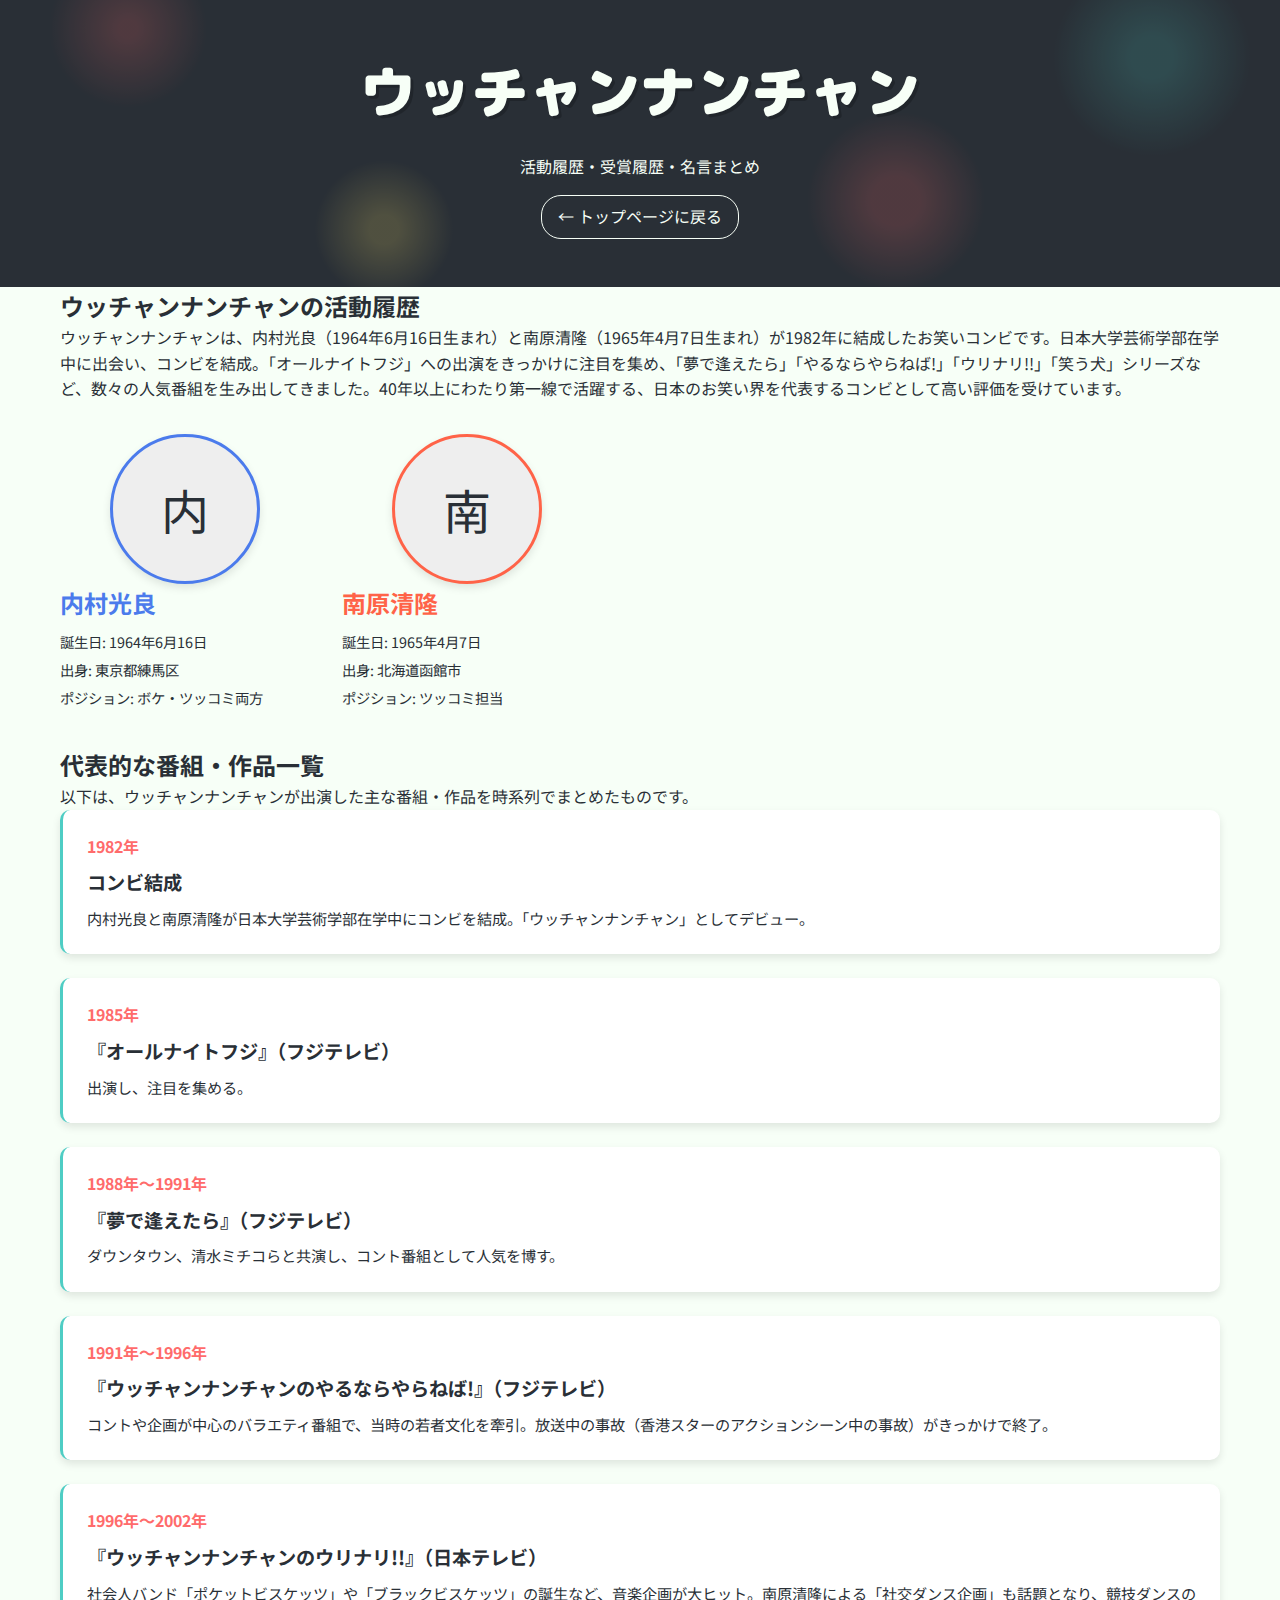
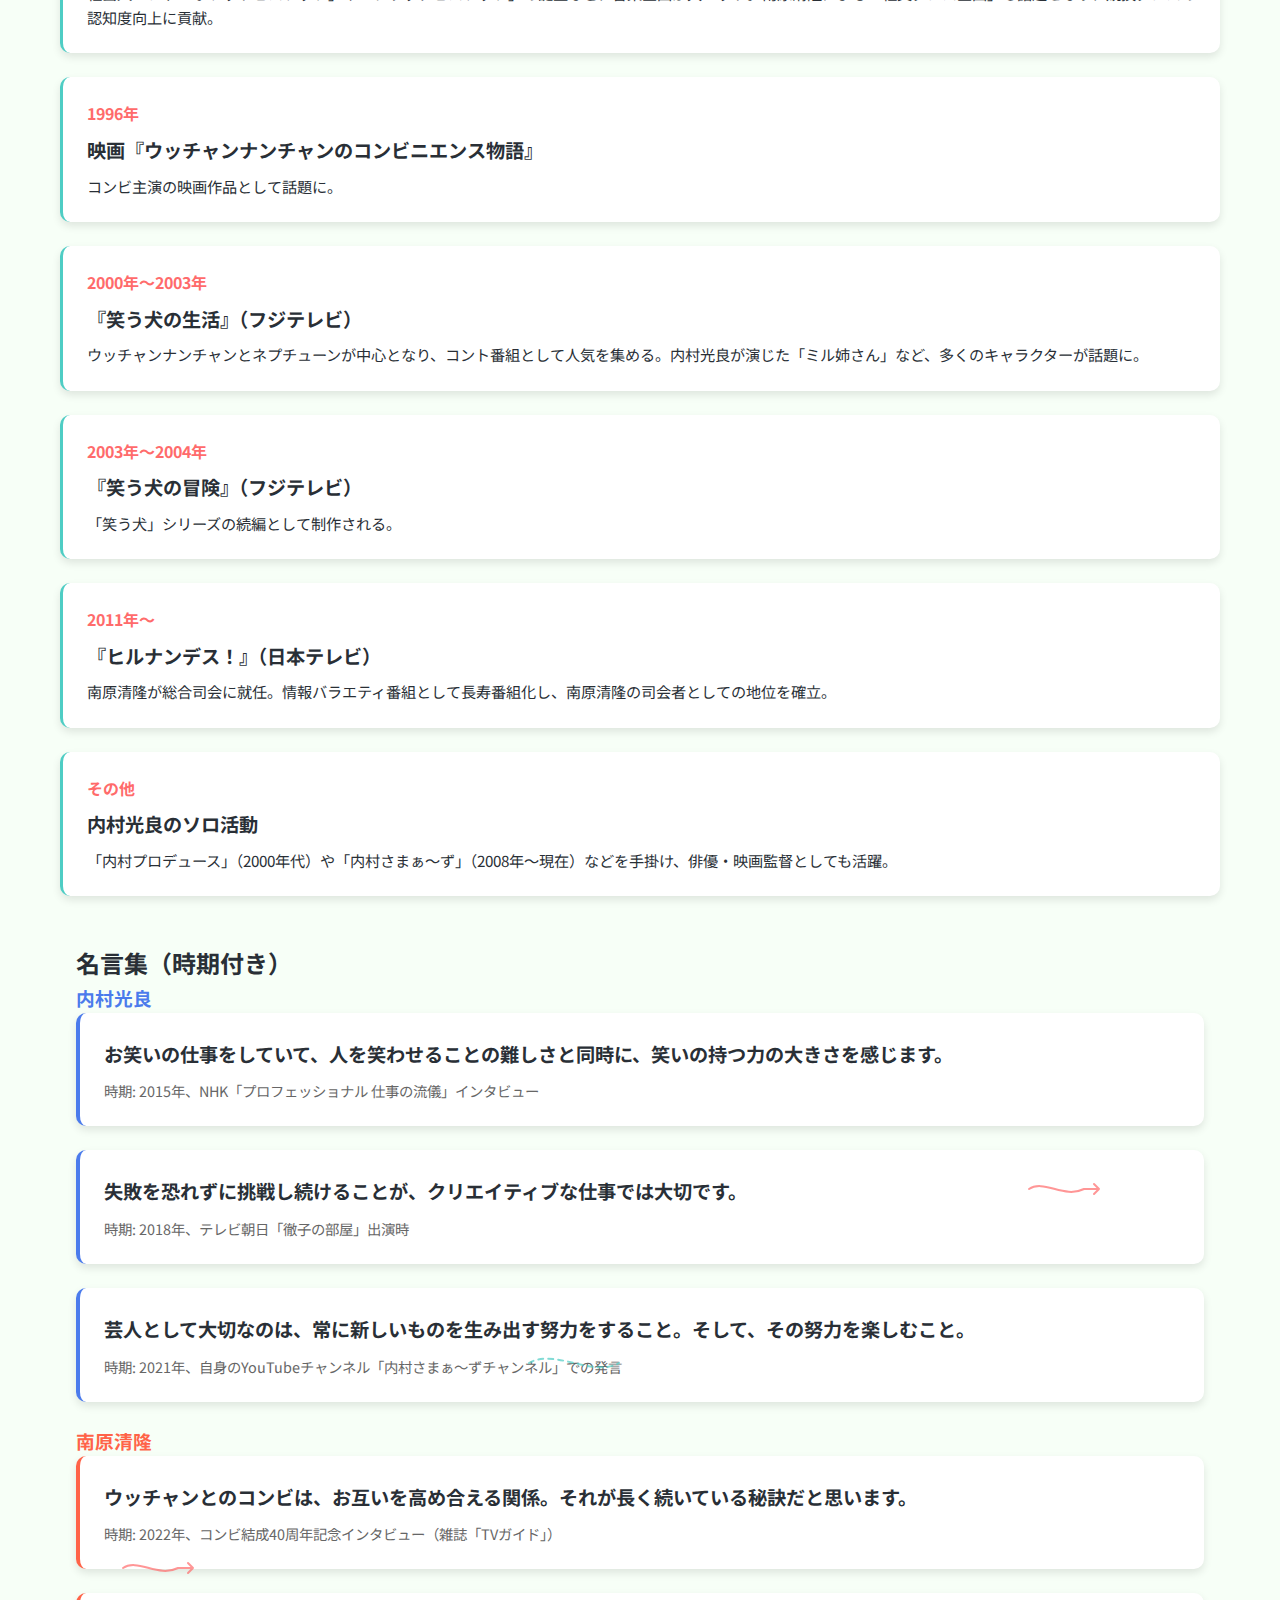
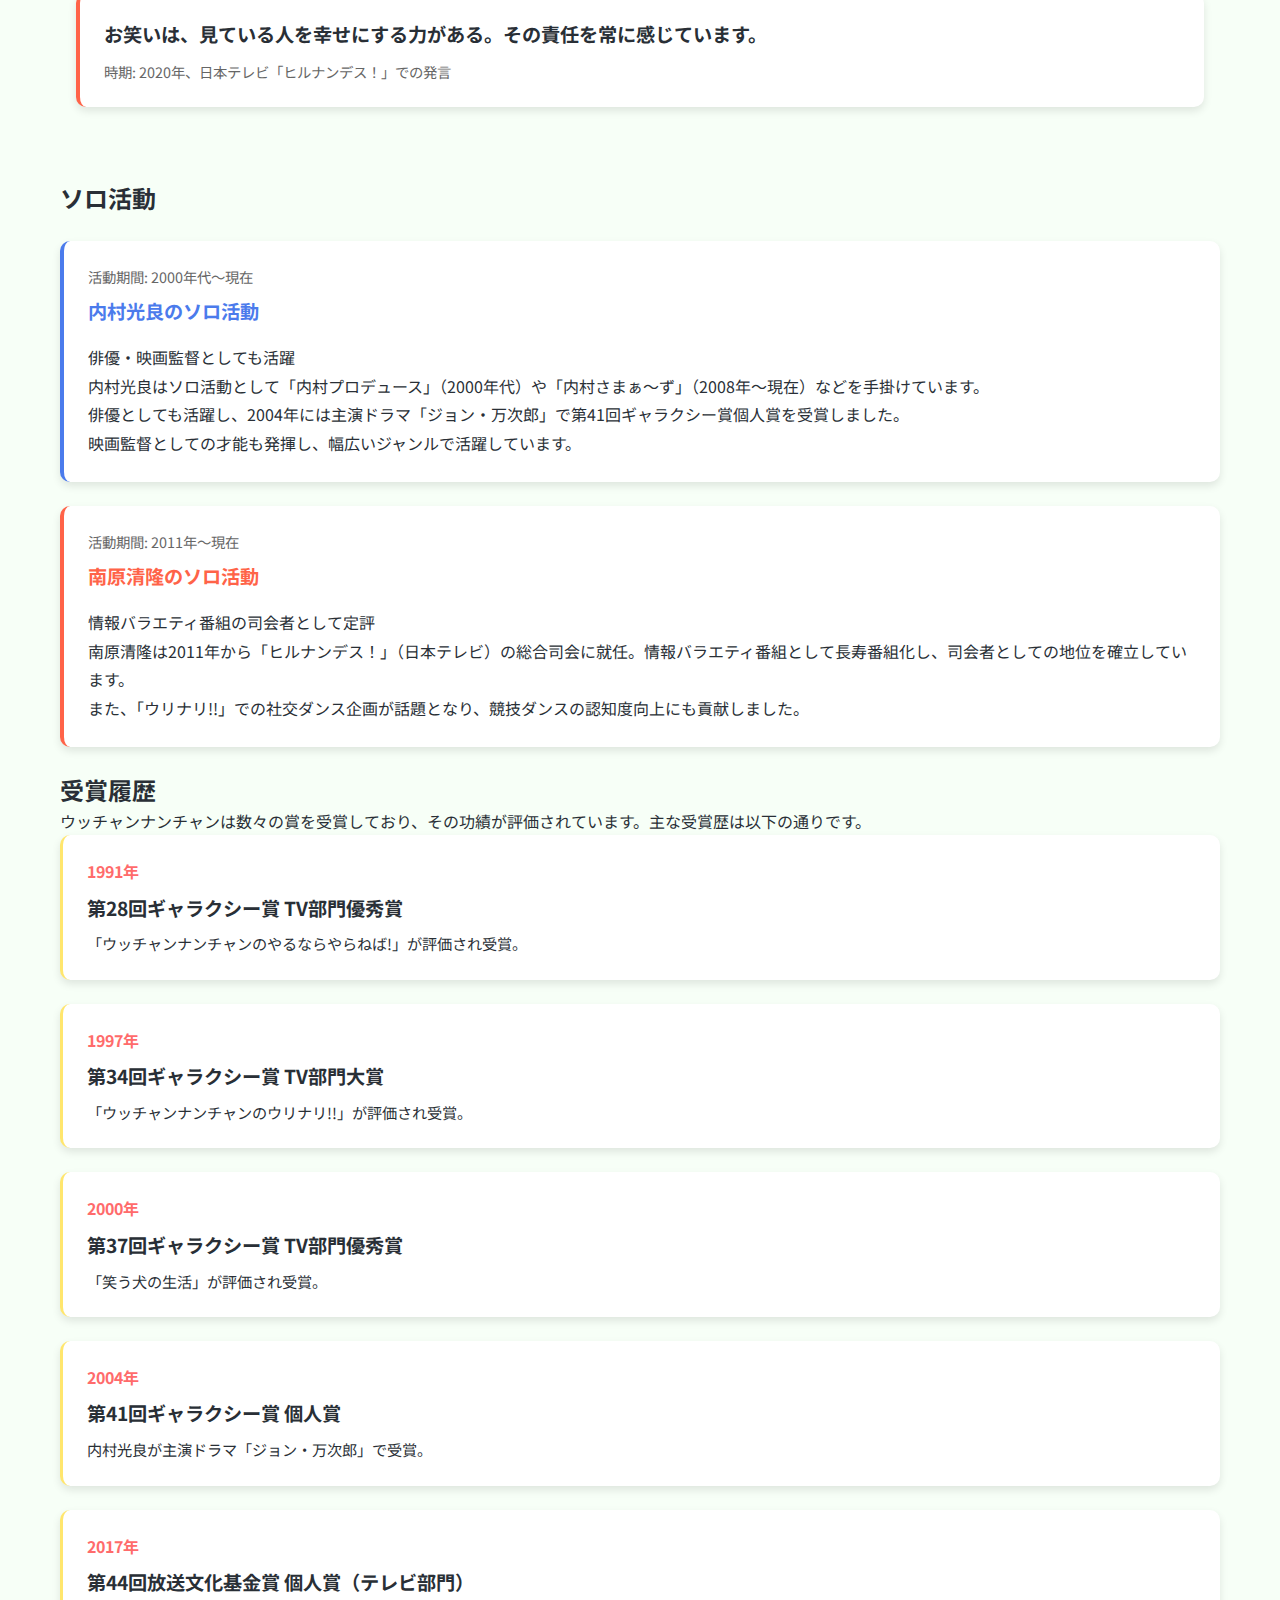
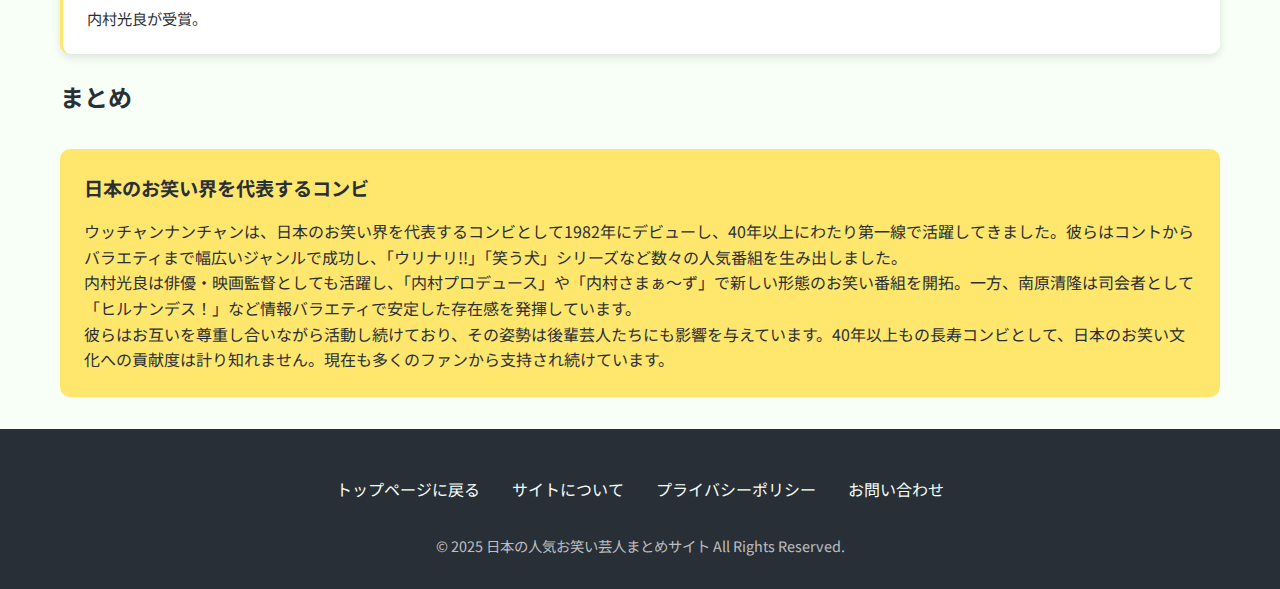
<file: comedian/ucchannanchan.html>
<!DOCTYPE html>
<html lang="ja">
<head>
    <meta charset="UTF-8">
    <meta name="viewport" content="width=device-width, initial-scale=1.0">
    <title>ウッチャンナンチャン 活動履歴・受賞履歴・名言まとめ</title>
    <link rel="stylesheet" href="../css/style.css">
    <link rel="stylesheet" href="../css/comedian.css">
    <style>
        /* ウッチャンナンチャン特有のカラー設定 */
        :root {
            --color1: #4b7bec; /* 内村用 青系 */
            --color2: #ff6348; /* 南原用 赤系 */
        }
    </style>
</head>
<body>
    <header>
        <div class="header-bg"></div>
        <div class="header-content container">
            <h1>ウッチャンナンチャン</h1>
            <p>活動履歴・受賞履歴・名言まとめ</p>
            <a href="../index.html" class="back-link">← トップページに戻る</a>
        </div>
    </header>
    
    <main class="container">
        <section id="profile">
            <h2>ウッチャンナンチャンの活動履歴</h2>
            <p>ウッチャンナンチャンは、内村光良（1964年6月16日生まれ）と南原清隆（1965年4月7日生まれ）が1982年に結成したお笑いコンビです。日本大学芸術学部在学中に出会い、コンビを結成。「オールナイトフジ」への出演をきっかけに注目を集め、「夢で逢えたら」「やるならやらねば!」「ウリナリ!!」「笑う犬」シリーズなど、数々の人気番組を生み出してきました。40年以上にわたり第一線で活躍する、日本のお笑い界を代表するコンビとして高い評価を受けています。</p>
            
            <div class="profile-box">
                <div class="profile-item profile-color1">
                    <div class="profile-image">内</div>
                    <div class="profile-info">
                        <div class="profile-name">内村光良</div>
                        <div class="profile-detail">誕生日: 1964年6月16日</div>
                        <div class="profile-detail">出身: 東京都練馬区</div>
                        <div class="profile-detail">ポジション: ボケ・ツッコミ両方</div>
                    </div>
                </div>
                
                <div class="profile-item profile-color2">
                    <div class="profile-image">南</div>
                    <div class="profile-info">
                        <div class="profile-name">南原清隆</div>
                        <div class="profile-detail">誕生日: 1965年4月7日</div>
                        <div class="profile-detail">出身: 北海道函館市</div>
                        <div class="profile-detail">ポジション: ツッコミ担当</div>
                    </div>
                </div>
            </div>
        </section>
        
        <section id="shows">
            <h2>代表的な番組・作品一覧</h2>
            <p>以下は、ウッチャンナンチャンが出演した主な番組・作品を時系列でまとめたものです。</p>
            
            <div class="show-list">
                <div class="show-item">
                    <div class="show-year">1982年</div>
                    <div class="show-title">コンビ結成</div>
                    <div class="show-description">内村光良と南原清隆が日本大学芸術学部在学中にコンビを結成。「ウッチャンナンチャン」としてデビュー。</div>
                </div>
                
                <div class="show-item">
                    <div class="show-year">1985年</div>
                    <div class="show-title">『オールナイトフジ』（フジテレビ）</div>
                    <div class="show-description">出演し、注目を集める。</div>
                </div>
                
                <div class="show-item">
                    <div class="show-year">1988年～1991年</div>
                    <div class="show-title">『夢で逢えたら』（フジテレビ）</div>
                    <div class="show-description">ダウンタウン、清水ミチコらと共演し、コント番組として人気を博す。</div>
                </div>
                
                <div class="show-item">
                    <div class="show-year">1991年～1996年</div>
                    <div class="show-title">『ウッチャンナンチャンのやるならやらねば!』（フジテレビ）</div>
                    <div class="show-description">コントや企画が中心のバラエティ番組で、当時の若者文化を牽引。放送中の事故（香港スターのアクションシーン中の事故）がきっかけで終了。</div>
                </div>
                
                <div class="show-item">
                    <div class="show-year">1996年～2002年</div>
                    <div class="show-title">『ウッチャンナンチャンのウリナリ!!』（日本テレビ）</div>
                    <div class="show-description">社会人バンド「ポケットビスケッツ」や「ブラックビスケッツ」の誕生など、音楽企画が大ヒット。南原清隆による「社交ダンス企画」も話題となり、競技ダンスの認知度向上に貢献。</div>
                </div>
                
                <div class="show-item">
                    <div class="show-year">1996年</div>
                    <div class="show-title">映画『ウッチャンナンチャンのコンビニエンス物語』</div>
                    <div class="show-description">コンビ主演の映画作品として話題に。</div>
                </div>
                
                <div class="show-item">
                    <div class="show-year">2000年～2003年</div>
                    <div class="show-title">『笑う犬の生活』（フジテレビ）</div>
                    <div class="show-description">ウッチャンナンチャンとネプチューンが中心となり、コント番組として人気を集める。内村光良が演じた「ミル姉さん」など、多くのキャラクターが話題に。</div>
                </div>
                
                <div class="show-item">
                    <div class="show-year">2003年～2004年</div>
                    <div class="show-title">『笑う犬の冒険』（フジテレビ）</div>
                    <div class="show-description">「笑う犬」シリーズの続編として制作される。</div>
                </div>
                
                <div class="show-item">
                    <div class="show-year">2011年～</div>
                    <div class="show-title">『ヒルナンデス！』（日本テレビ）</div>
                    <div class="show-description">南原清隆が総合司会に就任。情報バラエティ番組として長寿番組化し、南原清隆の司会者としての地位を確立。</div>
                </div>
                
                <div class="show-item">
                    <div class="show-year">その他</div>
                    <div class="show-title">内村光良のソロ活動</div>
                    <div class="show-description">「内村プロデュース」（2000年代）や「内村さまぁ～ず」（2008年～現在）などを手掛け、俳優・映画監督としても活躍。</div>
                </div>
            </div>
        </section>
        
        <section id="quotes" class="graphical-recording">
            <h2>名言集（時期付き）</h2>
            
            <div class="quotes-color1">
                <h3>内村光良</h3>
                
                <div class="quote-card quote-color1">
                    <div class="quote-text">お笑いの仕事をしていて、人を笑わせることの難しさと同時に、笑いの持つ力の大きさを感じます。</div>
                    <div class="quote-info">時期: 2015年、NHK「プロフェッショナル 仕事の流儀」インタビュー</div>
                </div>
                
                <div class="quote-card quote-color1">
                    <div class="quote-text">失敗を恐れずに挑戦し続けることが、クリエイティブな仕事では大切です。</div>
                    <div class="quote-info">時期: 2018年、テレビ朝日「徹子の部屋」出演時</div>
                </div>
                
                <div class="quote-card quote-color1">
                    <div class="quote-text">芸人として大切なのは、常に新しいものを生み出す努力をすること。そして、その努力を楽しむこと。</div>
                    <div class="quote-info">時期: 2021年、自身のYouTubeチャンネル「内村さまぁ～ずチャンネル」での発言</div>
                </div>
            </div>
            
            <div class="connect-line" style="top: 50%; left: 40%;"></div>
            
            <div class="quotes-color2">
                <h3>南原清隆</h3>
                
                <div class="quote-card quote-color2">
                    <div class="quote-text">ウッチャンとのコンビは、お互いを高め合える関係。それが長く続いている秘訣だと思います。</div>
                    <div class="quote-info">時期: 2022年、コンビ結成40周年記念インタビュー（雑誌「TVガイド」）</div>
                </div>
                
                <div class="quote-card quote-color2">
                    <div class="quote-text">お笑いは、見ている人を幸せにする力がある。その責任を常に感じています。</div>
                    <div class="quote-info">時期: 2020年、日本テレビ「ヒルナンデス！」での発言</div>
                </div>
            </div>
            
            <div class="doodle-arrow" style="top: 30%; right: 10%;"></div>
            <div class="doodle-arrow" style="bottom: 20%; left: 5%;"></div>
        </section>
        
        <section id="solo-activities">
            <h2>ソロ活動</h2>
            
            <div class="event-box event-color1">
                <div class="event-date">活動期間: 2000年代～現在</div>
                <div class="event-title">内村光良のソロ活動</div>
                <div class="event-detail">
                    <p><span class="marker-highlight highlight-color1">俳優・映画監督としても活躍</span></p>
                    <p>内村光良はソロ活動として「内村プロデュース」（2000年代）や「内村さまぁ～ず」（2008年～現在）などを手掛けています。</p>
                    <p>俳優としても活躍し、2004年には主演ドラマ「ジョン・万次郎」で第41回ギャラクシー賞個人賞を受賞しました。</p>
                    <p>映画監督としての才能も発揮し、幅広いジャンルで活躍しています。</p>
                </div>
            </div>
            
            <div class="event-box event-color2">
                <div class="event-date">活動期間: 2011年～現在</div>
                <div class="event-title">南原清隆のソロ活動</div>
                <div class="event-detail">
                    <p><span class="marker-highlight highlight-color2">情報バラエティ番組の司会者として定評</span></p>
                    <p>南原清隆は2011年から「ヒルナンデス！」（日本テレビ）の総合司会に就任。情報バラエティ番組として長寿番組化し、司会者としての地位を確立しています。</p>
                    <p>また、「ウリナリ!!」での社交ダンス企画が話題となり、競技ダンスの認知度向上にも貢献しました。</p>
                </div>
            </div>
        </section>
        
        <section id="awards">
            <h2>受賞履歴</h2>
            <p>ウッチャンナンチャンは数々の賞を受賞しており、その功績が評価されています。主な受賞歴は以下の通りです。</p>
            
            <div class="award-list">
                <div class="award-item">
                    <div class="award-year">1991年</div>
                    <div class="award-title">第28回ギャラクシー賞 TV部門優秀賞</div>
                    <div class="award-description">「ウッチャンナンチャンのやるならやらねば!」が評価され受賞。</div>
                </div>
                
                <div class="award-item">
                    <div class="award-year">1997年</div>
                    <div class="award-title">第34回ギャラクシー賞 TV部門大賞</div>
                    <div class="award-description">「ウッチャンナンチャンのウリナリ!!」が評価され受賞。</div>
                </div>
                
                <div class="award-item">
                    <div class="award-year">2000年</div>
                    <div class="award-title">第37回ギャラクシー賞 TV部門優秀賞</div>
                    <div class="award-description">「笑う犬の生活」が評価され受賞。</div>
                </div>
                
                <div class="award-item">
                    <div class="award-year">2004年</div>
                    <div class="award-title">第41回ギャラクシー賞 個人賞</div>
                    <div class="award-description">内村光良が主演ドラマ「ジョン・万次郎」で受賞。</div>
                </div>
                
                <div class="award-item">
                    <div class="award-year">2017年</div>
                    <div class="award-title">第44回放送文化基金賞 個人賞（テレビ部門）</div>
                    <div class="award-description">内村光良が受賞。</div>
                </div>
            </div>
        </section>
        
        <section id="summary">
            <h2>まとめ</h2>
            
            <div class="highlight-box">
                <div class="highlight-title">日本のお笑い界を代表するコンビ</div>
                <p>ウッチャンナンチャンは、日本のお笑い界を代表するコンビとして1982年にデビューし、40年以上にわたり第一線で活躍してきました。彼らはコントからバラエティまで幅広いジャンルで成功し、「ウリナリ!!」「笑う犬」シリーズなど数々の人気番組を生み出しました。</p>
                <p>内村光良は俳優・映画監督としても活躍し、「内村プロデュース」や「内村さまぁ～ず」で新しい形態のお笑い番組を開拓。一方、南原清隆は司会者として「ヒルナンデス！」など情報バラエティで安定した存在感を発揮しています。</p>
                <p>彼らはお互いを尊重し合いながら活動し続けており、その姿勢は後輩芸人たちにも影響を与えています。40年以上もの長寿コンビとして、日本のお笑い文化への貢献度は計り知れません。現在も多くのファンから支持され続けています。</p>
            </div>
        </section>
    </main>
    
    <footer>
        <div class="container">
            <div class="footer-links">
                <a href="../index.html" class="footer-link">トップページに戻る</a>
                <a href="#" class="footer-link">サイトについて</a>
                <a href="#" class="footer-link">プライバシーポリシー</a>
                <a href="#" class="footer-link">お問い合わせ</a>
            </div>
            <p class="copyright">© 2025 日本の人気お笑い芸人まとめサイト All Rights Reserved.</p>
        </div>
    </footer>

    <script src="../js/main.js"></script>
</body>
</html>
</file>
<file: css/style.css>
@import url('https://fonts.googleapis.com/css2?family=M+PLUS+Rounded+1c:wght@400;700;900&family=Noto+Sans+JP:wght@400;700&display=swap');

:root {
    --primary-color: #ff6b6b;
    --secondary-color: #4ecdc4;
    --accent-color: #ffe66d;
    --dark-color: #292f36;
    --light-color: #f7fff7;
    --card-hover: #ff9a9a;
}

* {
    margin: 0;
    padding: 0;
    box-sizing: border-box;
}

body {
    font-family: 'Noto Sans JP', sans-serif;
    background-color: var(--light-color);
    color: var(--dark-color);
    line-height: 1.6;
}

.container {
    max-width: 1200px;
    margin: 0 auto;
    padding: 0 20px;
}

/* ヘッダー */
header {
    background-color: var(--dark-color);
    color: var(--light-color);
    padding: 3rem 0;
    position: relative;
    overflow: hidden;
}

.header-bg {
    position: absolute;
    top: 0;
    left: 0;
    width: 100%;
    height: 100%;
    background-image: 
        radial-gradient(circle at 10% 10%, rgba(255, 107, 107, 0.3) 10px, transparent 80px),
        radial-gradient(circle at 90% 20%, rgba(78, 205, 196, 0.3) 20px, transparent 100px),
        radial-gradient(circle at 30% 80%, rgba(255, 230, 109, 0.3) 15px, transparent 70px),
        radial-gradient(circle at 70% 70%, rgba(255, 107, 107, 0.3) 25px, transparent 90px);
    opacity: 0.6;
    z-index: 0;
}

.header-pattern {
    position: absolute;
    top: 0;
    left: 0;
    width: 100%;
    height: 100%;
    background-image: url("data:image/svg+xml,%3Csvg width='60' height='60' viewBox='0 0 60 60' xmlns='http://www.w3.org/2000/svg'%3E%3Cg fill='none' fill-rule='evenodd'%3E%3Cg fill='%23ffffff' fill-opacity='0.05'%3E%3Cpath d='M36 34v-4h-2v4h-4v2h4v4h2v-4h4v-2h-4zm0-30V0h-2v4h-4v2h4v4h2V6h4V4h-4zM6 34v-4H4v4H0v2h4v4h2v-4h4v-2H6zM6 4V0H4v4H0v2h4v4h2V6h4V4H6z'/%3E%3C/g%3E%3C/g%3E%3C/svg%3E");
    opacity: 0.1;
    z-index: 0;
}

.header-content {
    position: relative;
    z-index: 1;
    text-align: center;
}

h1 {
    font-size: 3.5rem;
    margin-bottom: 1rem;
    font-family: 'M PLUS Rounded 1c', sans-serif;
    font-weight: 900;
    text-shadow: 3px 3px 0px rgba(0,0,0,0.2);
}

.site-description {
    font-size: 1.2rem;
    max-width: 800px;
    margin: 0 auto 2rem;
}

.header-buttons {
    display: flex;
    justify-content: center;
    gap: 1rem;
    flex-wrap: wrap;
}

.header-button {
    display: inline-block;
    padding: 0.8rem 1.5rem;
    background-color: var(--primary-color);
    color: white;
    text-decoration: none;
    border-radius: 30px;
    font-weight: bold;
    transition: all 0.3s ease;
    box-shadow: 0 4px 6px rgba(0,0,0,0.1);
}

.header-button:hover {
    transform: translateY(-3px);
    box-shadow: 0 6px 10px rgba(0,0,0,0.15);
    background-color: var(--card-hover);
}

.header-button.secondary {
    background-color: var(--secondary-color);
}

.header-button.secondary:hover {
    background-color: #3ab5ae;
}

/* セクションタイトル */
.section-title {
    font-size: 2.5rem;
    text-align: center;
    margin: 3rem 0 2rem;
    font-family: 'M PLUS Rounded 1c', sans-serif;
    color: var(--dark-color);
    position: relative;
    display: inline-block;
    left: 50%;
    transform: translateX(-50%);
}

.section-title::after {
    content: "";
    position: absolute;
    bottom: -10px;
    left: 0;
    width: 100%;
    height: 5px;
    background-color: var(--primary-color);
    border-radius: 5px;
}

/* 芸人カード */
.comedian-grid {
    display: grid;
    grid-template-columns: repeat(auto-fill, minmax(280px, 1fr));
    gap: 2rem;
    margin: 3rem 0;
}

.comedian-card {
    background-color: white;
    border-radius: 15px;
    overflow: hidden;
    box-shadow: 0 5px 15px rgba(0,0,0,0.1);
    transition: all 0.3s ease;
    position: relative;
    top: 0;
}

.comedian-card:hover {
    transform: translateY(-10px);
    box-shadow: 0 15px 30px rgba(0,0,0,0.15);
}

.comedian-image {
    width: 100%;
    height: 200px;
    background-color: #f0f0f0;
    display: flex;
    align-items: center;
    justify-content: center;
    overflow: hidden;
    position: relative;
}

.comedian-image img {
    width: 100%;
    height: 100%;
    object-fit: cover;
    transition: transform 0.5s ease;
}

.comedian-card:hover .comedian-image img {
    transform: scale(1.05);
}

.comedian-overlay {
    position: absolute;
    top: 0;
    left: 0;
    width: 100%;
    height: 100%;
    background: linear-gradient(0deg, rgba(0,0,0,0.7) 0%, rgba(0,0,0,0) 50%);
}

.comedian-content {
    padding: 1.5rem;
}

.comedian-name {
    font-size: 1.4rem;
    font-weight: bold;
    margin-bottom: 0.5rem;
    font-family: 'M PLUS Rounded 1c', sans-serif;
}

.comedian-type {
    font-size: 0.9rem;
    color: #666;
    margin-bottom: 1rem;
}

.comedian-description {
    font-size: 0.95rem;
    margin-bottom: 1.5rem;
    line-height: 1.6;
}

.comedian-link {
    display: inline-block;
    padding: 0.5rem 1.5rem;
    background-color: var(--primary-color);
    color: white;
    text-decoration: none;
    border-radius: 30px;
    font-weight: bold;
    font-size: 0.9rem;
    transition: all 0.3s ease;
}

.comedian-link:hover {
    background-color: var(--card-hover);
}

.comedian-tag {
    position: absolute;
    top: 1rem;
    right: 1rem;
    background-color: var(--accent-color);
    color: var(--dark-color);
    padding: 0.3rem 0.8rem;
    border-radius: 20px;
    font-size: 0.8rem;
    font-weight: bold;
    box-shadow: 0 2px 5px rgba(0,0,0,0.1);
    z-index: 1;
}

.featured {
    background-color: var(--secondary-color);
    color: white;
}

/* カテゴリセクション */
.categories {
    background-color: #f0f0f0;
    padding: 3rem 0;
    margin: 3rem 0;
    position: relative;
    overflow: hidden;
}

.categories-bg {
    position: absolute;
    top: 0;
    left: 0;
    width: 100%;
    height: 100%;
    background-image: url("data:image/svg+xml,%3Csvg width='180' height='180' viewBox='0 0 180 180' xmlns='http://www.w3.org/2000/svg'%3E%3Cpath d='M82.42 180h-1.415L0 98.995v-2.83L6.167 90 0 83.833v-2.83L81.005 0h2.83L90 6.167 96.167 0h2.83L180 81.005v2.83L173.833 90 180 96.167v2.83L98.995 180h-2.83L90 173.833 83.833 180H82.42zm0-1.415L1.413 97.58 8.995 90l-7.58-7.58L82.42 1.415 90 8.995l7.58-7.58 81.005 81.005-7.58 7.58 7.58 7.58-81.005 81.005-7.58-7.58-7.58 7.58zM175.196 0h-25.832c1.033 2.924 2.616 5.59 4.625 7.868C152.145 9.682 151 12.208 151 15c0 5.523 4.477 10 10 10 1.657 0 3 1.343 3 3v4h16V0h-4.803c.51.883.803 1.907.803 3 0 3.314-2.686 6-6 6s-6-2.686-6-6c0-1.093.292-2.117.803-3h10.394-13.685C161.18.938 161 1.948 161 3v4c-4.418 0-8 3.582-8 8s3.582 8 8 8c2.76 0 5 2.24 5 5v2h4v-4h2v4h4v-4h2v4h2V0h-4.803zm-15.783 0c-.27.954-.414 1.96-.414 3v2.2c-1.25.254-2.414.74-3.447 1.412-1.716-1.93-3.098-4.164-4.054-6.612h7.914zM180 17h-3l2.143-10H180v10zm-30.635 163c-.884-2.502-1.365-5.195-1.365-8 0-13.255 10.748-24 23.99-24H180v32h-30.635zm12.147 0c.5-1.416 1.345-2.67 2.434-3.66l-1.345-1.48c-1.498 1.364-2.62 3.136-3.186 5.14H151.5c-.97-2.48-1.5-5.177-1.5-8 0-12.15 9.84-22 22-22h8v30h-18.488zm13.685 0c-1.037-1.793-2.976-3-5.197-3-2.22 0-4.16 1.207-5.197 3h10.394zM0 148h8.01C21.26 148 32 158.742 32 172c0 2.805-.48 5.498-1.366 8H0v-32zm0 2h8c12.15 0 22 9.847 22 22 0 2.822-.53 5.52-1.5 8h-7.914c-.567-2.004-1.688-3.776-3.187-5.14l-1.346 1.48c1.09.99 1.933 2.244 2.434 3.66H0v-30zm15.197 30c-1.037-1.793-2.976-3-5.197-3-2.22 0-4.16 1.207-5.197 3h10.394zM0 32h16v-4c0-1.657 1.343-3 3-3 5.523 0 10-4.477 10-10 0-2.794-1.145-5.32-2.992-7.134C28.018 5.586 29.6 2.924 30.634 0H0v32zm0-2h2v-4h2v4h4v-4h2v4h4v-2c0-2.76 2.24-5 5-5 4.418 0 8-3.582 8-8s-3.582-8-8-8V3c0-1.052-.18-2.062-.512-3H0v30zM28.5 0c-.954 0-1.86.192-2.68.547C26.622 2.67 28 6.178 28 10c0 1.657 1.343 3 3 3 .795 0 1.527-.26 2.116-.72C32.41 8.79 31.072 4.343 29.08.987 28.94.446 28.736 0 28.5 0zm-13 0c-.954 0-1.86.192-2.68.547C13.622 2.67 15 6.178 15 10c0 1.657 1.343 3 3 3 .795 0 1.527-.26 2.116-.72C19.41 8.79 18.072 4.343 16.08.987 15.94.446 15.736 0 15.5 0zm-13 0c-.954 0-1.86.192-2.68.547C.622 2.67 2 6.178 2 10c0 1.657 1.343 3 3 3 .795 0 1.527-.26 2.116-.72C6.41 8.79 5.072 4.343 3.08.987 2.94.446 2.736 0 2.5 0zM0 17h3L.857 7H0v10zM0 163h.143L3 173H0v-10z' fill='%23000000' fill-opacity='0.03' fill-rule='evenodd'/%3E%3C/svg%3E");
    opacity: 0.7;
}

.category-list {
    display: flex;
    justify-content: center;
    gap: 1.5rem;
    flex-wrap: wrap;
    position: relative;
    z-index: 1;
}

.category-item {
    background-color: white;
    border-radius: 10px;
    padding: 1.5rem;
    width: 200px;
    text-align: center;
    box-shadow: 0 5px 15px rgba(0,0,0,0.05);
    transition: all 0.3s ease;
}

.category-item:hover {
    transform: translateY(-5px);
    box-shadow: 0 10px 25px rgba(0,0,0,0.1);
}

.category-icon {
    font-size: 2.5rem;
    margin-bottom: 1rem;
    color: var(--primary-color);
}

.category-name {
    font-weight: bold;
    margin-bottom: 0.5rem;
    font-family: 'M PLUS Rounded 1c', sans-serif;
}

.category-count {
    font-size: 0.9rem;
    color: #666;
}

/* CTA セクション */
.cta-section {
    text-align: center;
    padding: 4rem 0;
    background-color: var(--dark-color);
    color: white;
    margin-top: 3rem;
    position: relative;
    overflow: hidden;
}

.cta-pattern {
    position: absolute;
    top: 0;
    left: 0;
    width: 100%;
    height: 100%;
    background-image: url("data:image/svg+xml,%3Csvg width='20' height='20' viewBox='0 0 20 20' xmlns='http://www.w3.org/2000/svg'%3E%3Cg fill='%23ffffff' fill-opacity='0.05' fill-rule='evenodd'%3E%3Ccircle cx='3' cy='3' r='3'/%3E%3Ccircle cx='13' cy='13' r='3'/%3E%3C/g%3E%3C/svg%3E");
}

.cta-content {
    position: relative;
    z-index: 1;
}

.cta-title {
    font-size: 2.5rem;
    margin-bottom: 1.5rem;
    font-family: 'M PLUS Rounded 1c', sans-serif;
}

.cta-description {
    font-size: 1.2rem;
    margin-bottom: 2rem;
    max-width: 700px;
    margin-left: auto;
    margin-right: auto;
}

.cta-button {
    display: inline-block;
    padding: 1rem 2.5rem;
    background-color: var(--accent-color);
    color: var(--dark-color);
    text-decoration: none;
    border-radius: 50px;
    font-weight: bold;
    font-size: 1.1rem;
    transition: all 0.3s ease;
    box-shadow: 0 5px 15px rgba(0,0,0,0.1);
}

.cta-button:hover {
    transform: translateY(-3px);
    box-shadow: 0 10px 25px rgba(0,0,0,0.15);
    background-color: #fff883;
}

/* フッター */
footer {
    background-color: var(--dark-color);
    color: var(--light-color);
    padding: 3rem 0 2rem;
    text-align: center;
}

.footer-links {
    display: flex;
    justify-content: center;
    gap: 2rem;
    margin-bottom: 2rem;
    flex-wrap: wrap;
}

.footer-link {
    color: var(--light-color);
    text-decoration: none;
    transition: color 0.3s;
}

.footer-link:hover {
    color: var(--accent-color);
}

.copyright {
    font-size: 0.9rem;
    color: rgba(255,255,255,0.7);
}

/* レスポンシブ対応 */
@media (max-width: 768px) {
    h1 {
        font-size: 2.5rem;
    }
    
    .section-title {
        font-size: 2rem;
    }
    
    .cta-title {
        font-size: 2rem;
    }
    
    .comedian-grid {
        grid-template-columns: repeat(auto-fill, minmax(250px, 1fr));
    }
    
    .category-list {
        gap: 1rem;
    }
    
    .category-item {
        width: 140px;
        padding: 1rem;
    }
}
</file>
<file: css/comedian.css>
/* 芸人ページ共通のスタイル */
:root {
    /* カラーテーマ1（ダウンタウン-松本用、後ほど他の芸人でも使用可） */
    --color1: #6b7bff;
    /* カラーテーマ2（ダウンタウン-浜田用、後ほど他の芸人でも使用可） */
    --color2: #ffb86b; 
}

/* 戻るリンク */
.back-link {
    display: inline-block;
    margin-top: 1rem;
    color: var(--light-color);
    text-decoration: none;
    padding: 0.5rem 1rem;
    border-radius: 20px;
    border: 1px solid var(--light-color);
    transition: all 0.3s ease;
}

.back-link:hover {
    background-color: var(--light-color);
    color: var(--dark-color);
}

/* プロフィール */
.profile-box {
    display: flex;
    flex-wrap: wrap;
    gap: 2rem;
    margin: 2rem 0;
}

.profile-image {
    width: 150px;
    height: 150px;
    border-radius: 50%;
    background-color: #eee;
    display: flex;
    align-items: center;
    justify-content: center;
    font-size: 3rem;
    color: var(--dark-color);
    box-shadow: 0 4px 8px rgba(0, 0, 0, 0.1);
}

.profile-item {
    display: flex;
    flex-direction: column;
    align-items: center;
}

.profile-color1 .profile-image {
    border: 3px solid var(--color1);
}

.profile-color2 .profile-image {
    border: 3px solid var(--color2);
}

.profile-info {
    flex: 1;
    min-width: 250px;
}

.profile-name {
    font-size: 1.5rem;
    margin-bottom: 0.5rem;
    font-weight: bold;
}

.profile-color1 .profile-name {
    color: var(--color1);
}

.profile-color2 .profile-name {
    color: var(--color2);
}

.profile-detail {
    font-size: 0.9rem;
    margin-bottom: 0.3rem;
}

/* 番組一覧 */
.show-list {
    margin-bottom: 2rem;
}

.show-item {
    background-color: white;
    border-radius: 10px;
    box-shadow: 0 4px 8px rgba(0, 0, 0, 0.1);
    padding: 1.5rem;
    margin-bottom: 1.5rem;
    position: relative;
    border-left: 3px solid var(--secondary-color);
}

.show-year {
    font-weight: bold;
    color: var(--primary-color);
    margin-bottom: 0.5rem;
}

.show-title {
    font-size: 1.2rem;
    font-weight: bold;
    margin-bottom: 0.5rem;
}

.show-description {
    font-size: 0.95rem;
    line-height: 1.6;
}

/* 名言 */
.quotes-section h3 {
    margin-bottom: 1.5rem;
}

.quotes-color1 h3 {
    color: var(--color1);
}

.quotes-color2 h3 {
    color: var(--color2);
}

.quote-card {
    background-color: white;
    border-radius: 10px;
    box-shadow: 0 4px 8px rgba(0, 0, 0, 0.1);
    padding: 1.5rem;
    margin-bottom: 1.5rem;
    position: relative;
    transition: transform 0.3s ease;
}

.quote-card:hover {
    transform: translateY(-5px);
}

.quote-color1 {
    border-left: 4px solid var(--color1);
}

.quote-color2 {
    border-left: 4px solid var(--color2);
}

.quote-text {
    font-size: 1.2rem;
    margin-bottom: 0.5rem;
    font-weight: bold;
    line-height: 1.8;
}

.quote-text::before {
    content: """;
    font-size: 2rem;
    color: rgba(0, 0, 0, 0.2);
    margin-right: 0.2rem;
}

.quote-text::after {
    content: """;
    font-size: 2rem;
    color: rgba(0, 0, 0, 0.2);
    margin-left: 0.2rem;
}

.quote-info {
    font-size: 0.9rem;
    color: #666;
}

/* グラフィカルデザイン要素 */
.graphical-recording {
    position: relative;
    margin: 2rem 0;
    padding: 1rem;
    overflow: hidden;
}

.graphical-recording::before {
    content: "";
    position: absolute;
    top: 0;
    left: 0;
    width: 100%;
    height: 100%;
    background-color: rgba(247, 255, 247, 0.5);
    z-index: -1;
}

.doodle-arrow {
    position: absolute;
    width: 80px;
    height: 30px;
    background-image: url("data:image/svg+xml,%3Csvg xmlns='http://www.w3.org/2000/svg' viewBox='0 0 80 30' fill='none' stroke='%23ff6b6b' stroke-width='2' stroke-linecap='round' stroke-linejoin='round'%3E%3Cpath d='M5 15 C 20 5, 40 25, 60 15 L 75 15 M 70 10 L 75 15 L 70 20'/%3E%3C/svg%3E");
    background-repeat: no-repeat;
    opacity: 0.7;
}

.connect-line {
    position: absolute;
    background-image: url("data:image/svg+xml,%3Csvg xmlns='http://www.w3.org/2000/svg' viewBox='0 0 100 50' fill='none' stroke='%234ecdc4' stroke-width='2' stroke-linecap='round' stroke-dasharray='5,5'%3E%3Cpath d='M5 25 C 30 10, 70 40, 95 25'/%3E%3C/svg%3E");
    background-repeat: no-repeat;
    width: 100px;
    height: 50px;
    opacity: 0.7;
}

/* 活動休止・休養 */
.event-box {
    background-color: white;
    border-radius: 10px;
    box-shadow: 0 4px 8px rgba(0, 0, 0, 0.1);
    padding: 1.5rem;
    margin: 1.5rem 0;
    position: relative;
}

.event-color1 {
    border-left: 4px solid var(--color1);
}

.event-color2 {
    border-left: 4px solid var(--color2);
}

.event-date {
    font-size: 0.9rem;
    color: #666;
    margin-bottom: 0.5rem;
}

.event-title {
    font-size: 1.2rem;
    font-weight: bold;
    margin-bottom: 1rem;
}

.event-color1 .event-title {
    color: var(--color1);
}

.event-color2 .event-title {
    color: var(--color2);
}

.event-detail {
    line-height: 1.8;
}

.marker-highlight {
    position: relative;
    display: inline-block;
}

.marker-highlight::after {
    content: "";
    position: absolute;
    bottom: 0;
    left: 0;
    width: 100%;
    height: 7px;
    background-color: var(--accent-color);
    opacity: 0.5;
    z-index: -1;
}

.highlight-color1::after {
    background-color: var(--color1);
}

.highlight-color2::after {
    background-color: var(--color2);
}

/* 受賞歴 */
.award-item {
    background-color: white;
    border-radius: 10px;
    box-shadow: 0 4px 8px rgba(0, 0, 0, 0.1);
    padding: 1.5rem;
    margin-bottom: 1.5rem;
    position: relative;
    border-left: 3px solid var(--accent-color);
}

.award-year {
    font-weight: bold;
    color: var(--primary-color);
    margin-bottom: 0.5rem;
}

.award-title {
    font-size: 1.2rem;
    font-weight: bold;
    margin-bottom: 0.5rem;
}

.award-description {
    font-size: 0.95rem;
    line-height: 1.6;
}

/* まとめ */
.highlight-box {
    background-color: var(--accent-color);
    border-radius: 10px;
    padding: 1.5rem;
    margin: 2rem 0;
    position: relative;
}

.highlight-title {
    font-size: 1.2rem;
    font-weight: bold;
    margin-bottom: 1rem;
    color: var(--dark-color);
}

/* レスポンシブ */
@media (max-width: 768px) {
    .profile-box {
        flex-direction: column;
        align-items: center;
        text-align: center;
    }
    
    .profile-info {
        text-align: left;
    }
}
</file>
